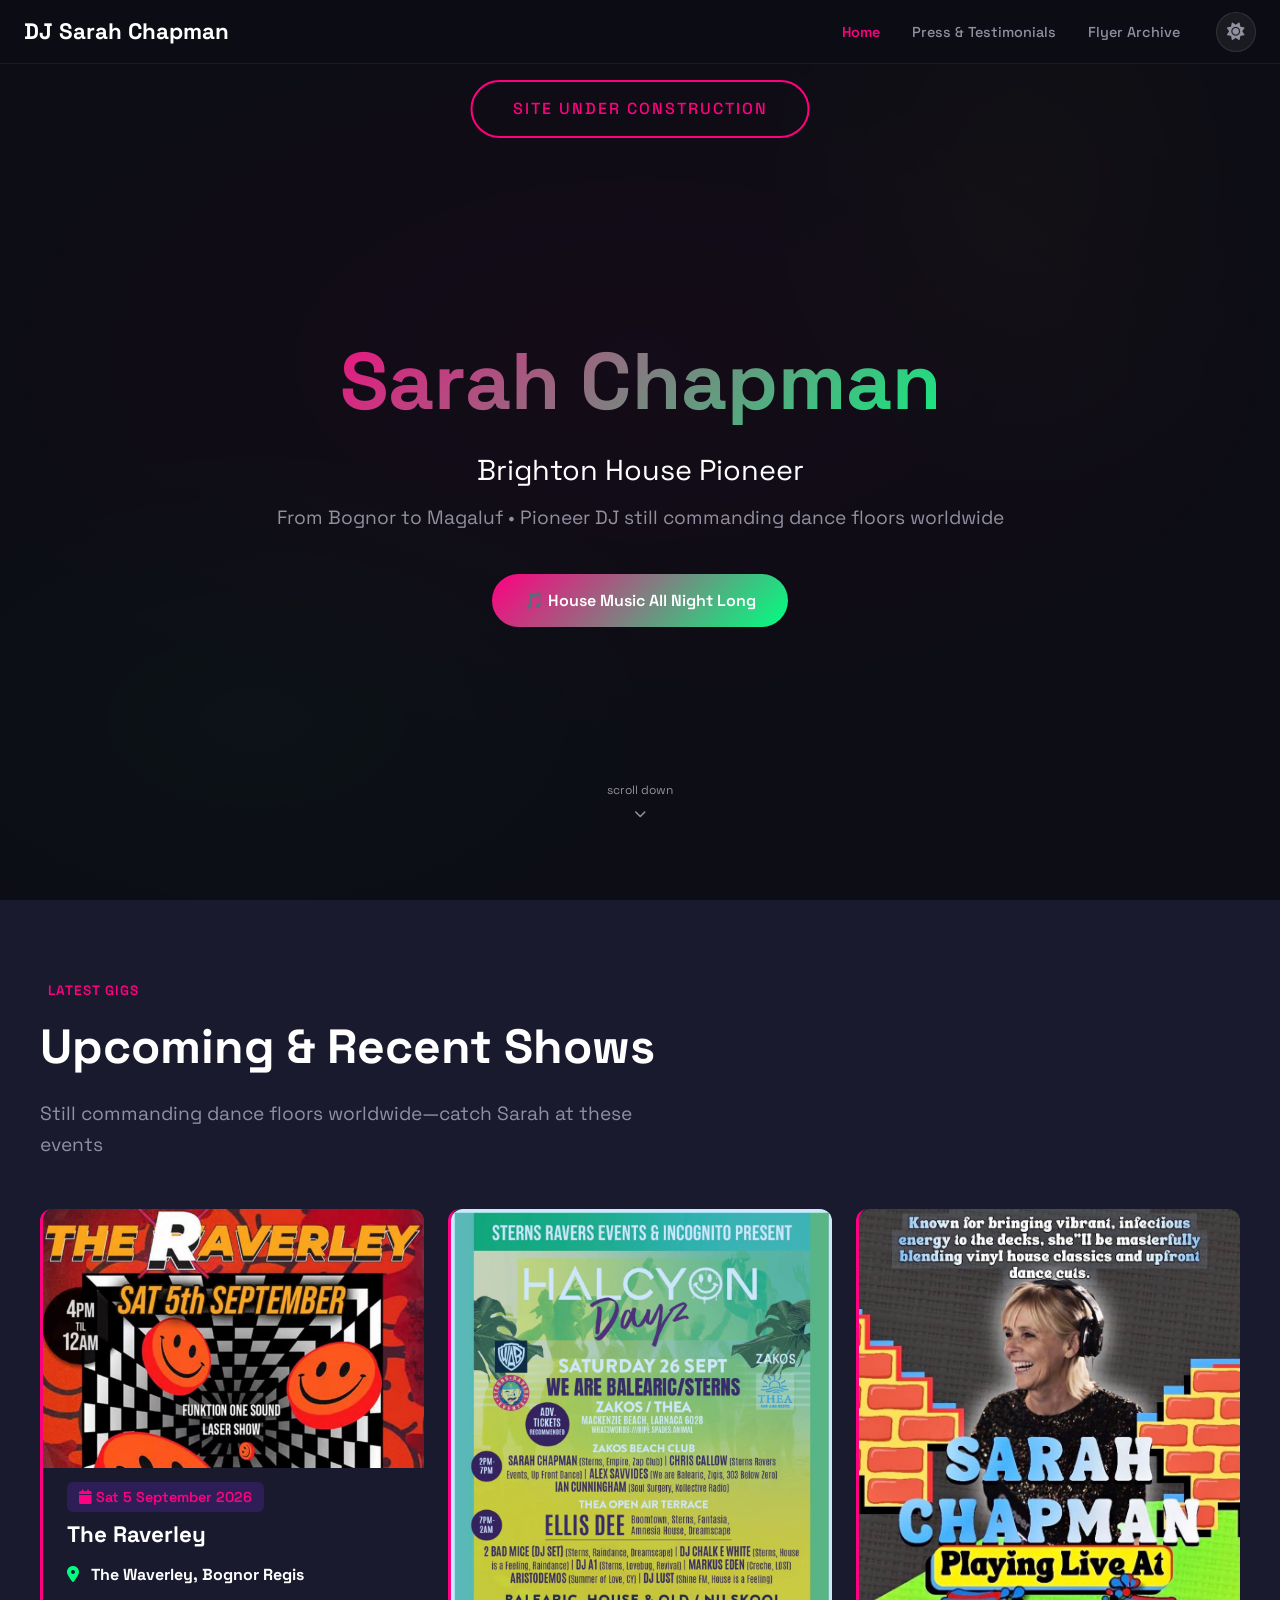
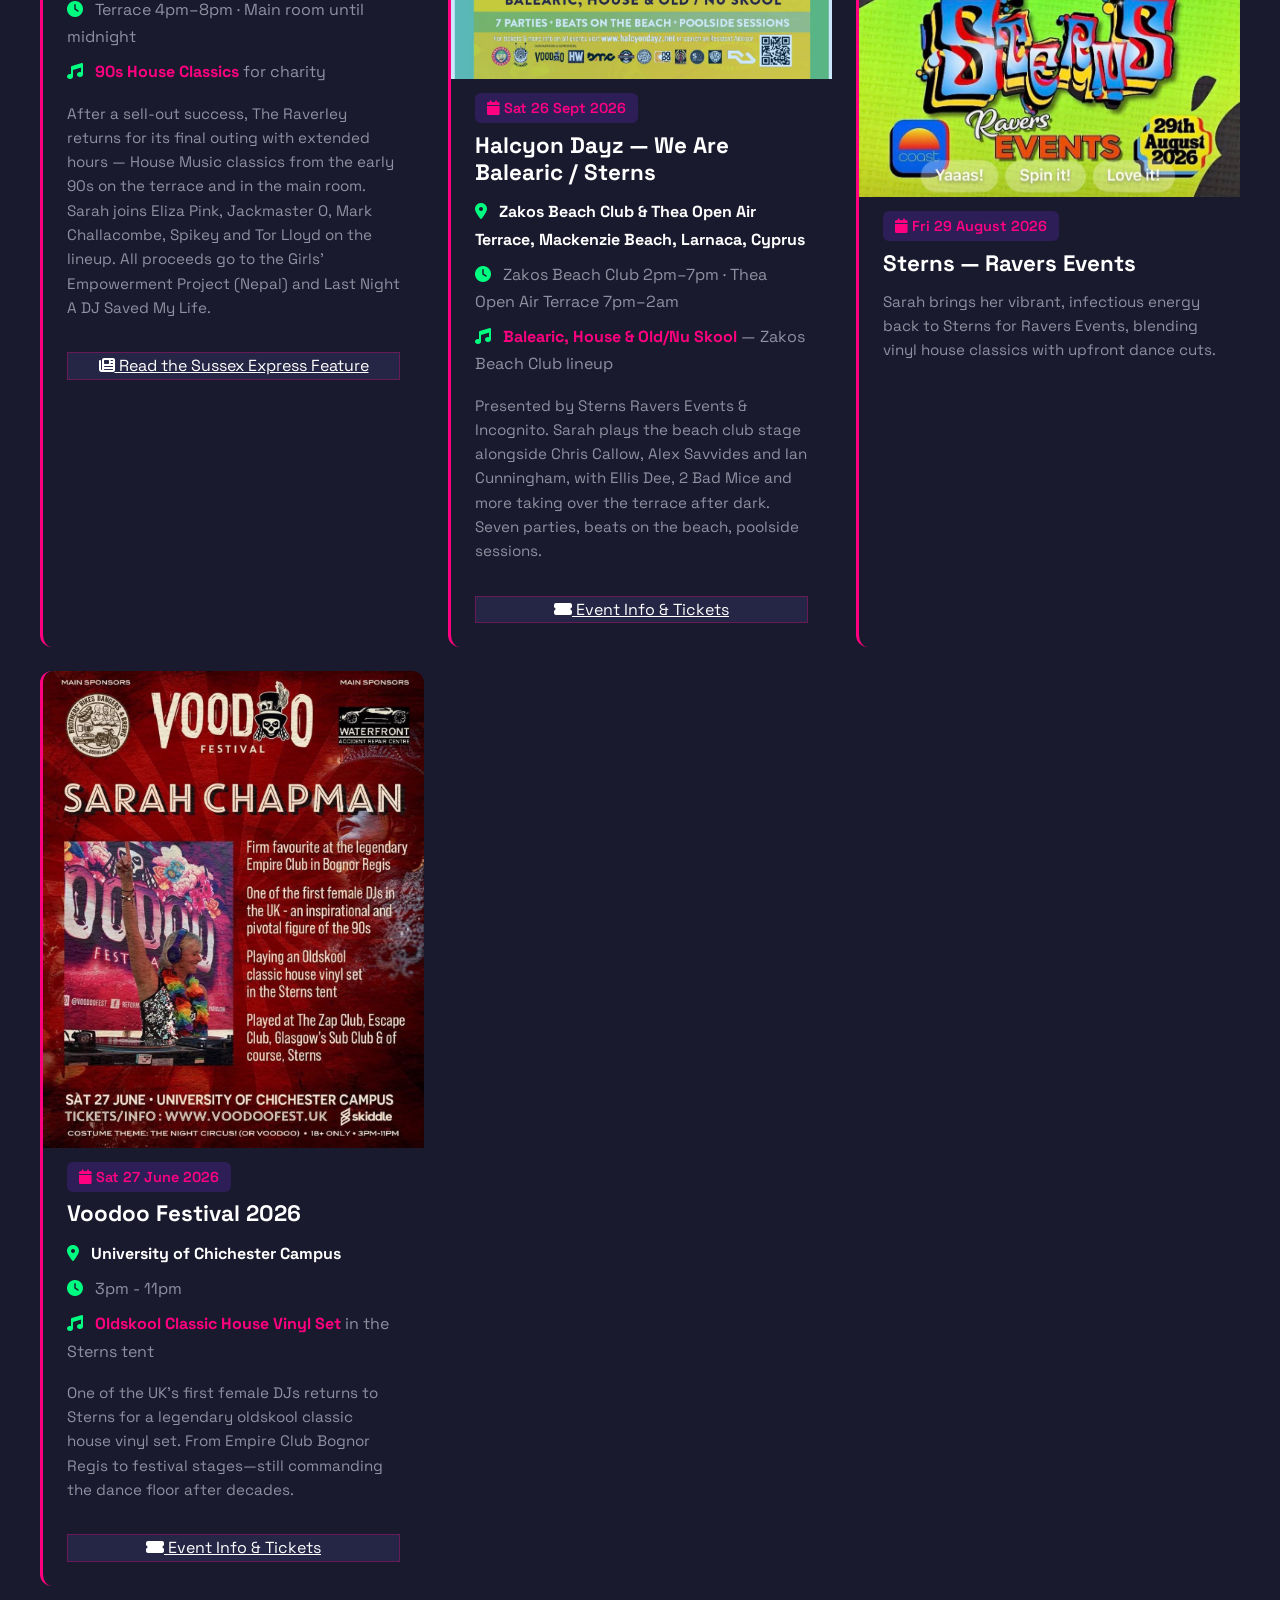
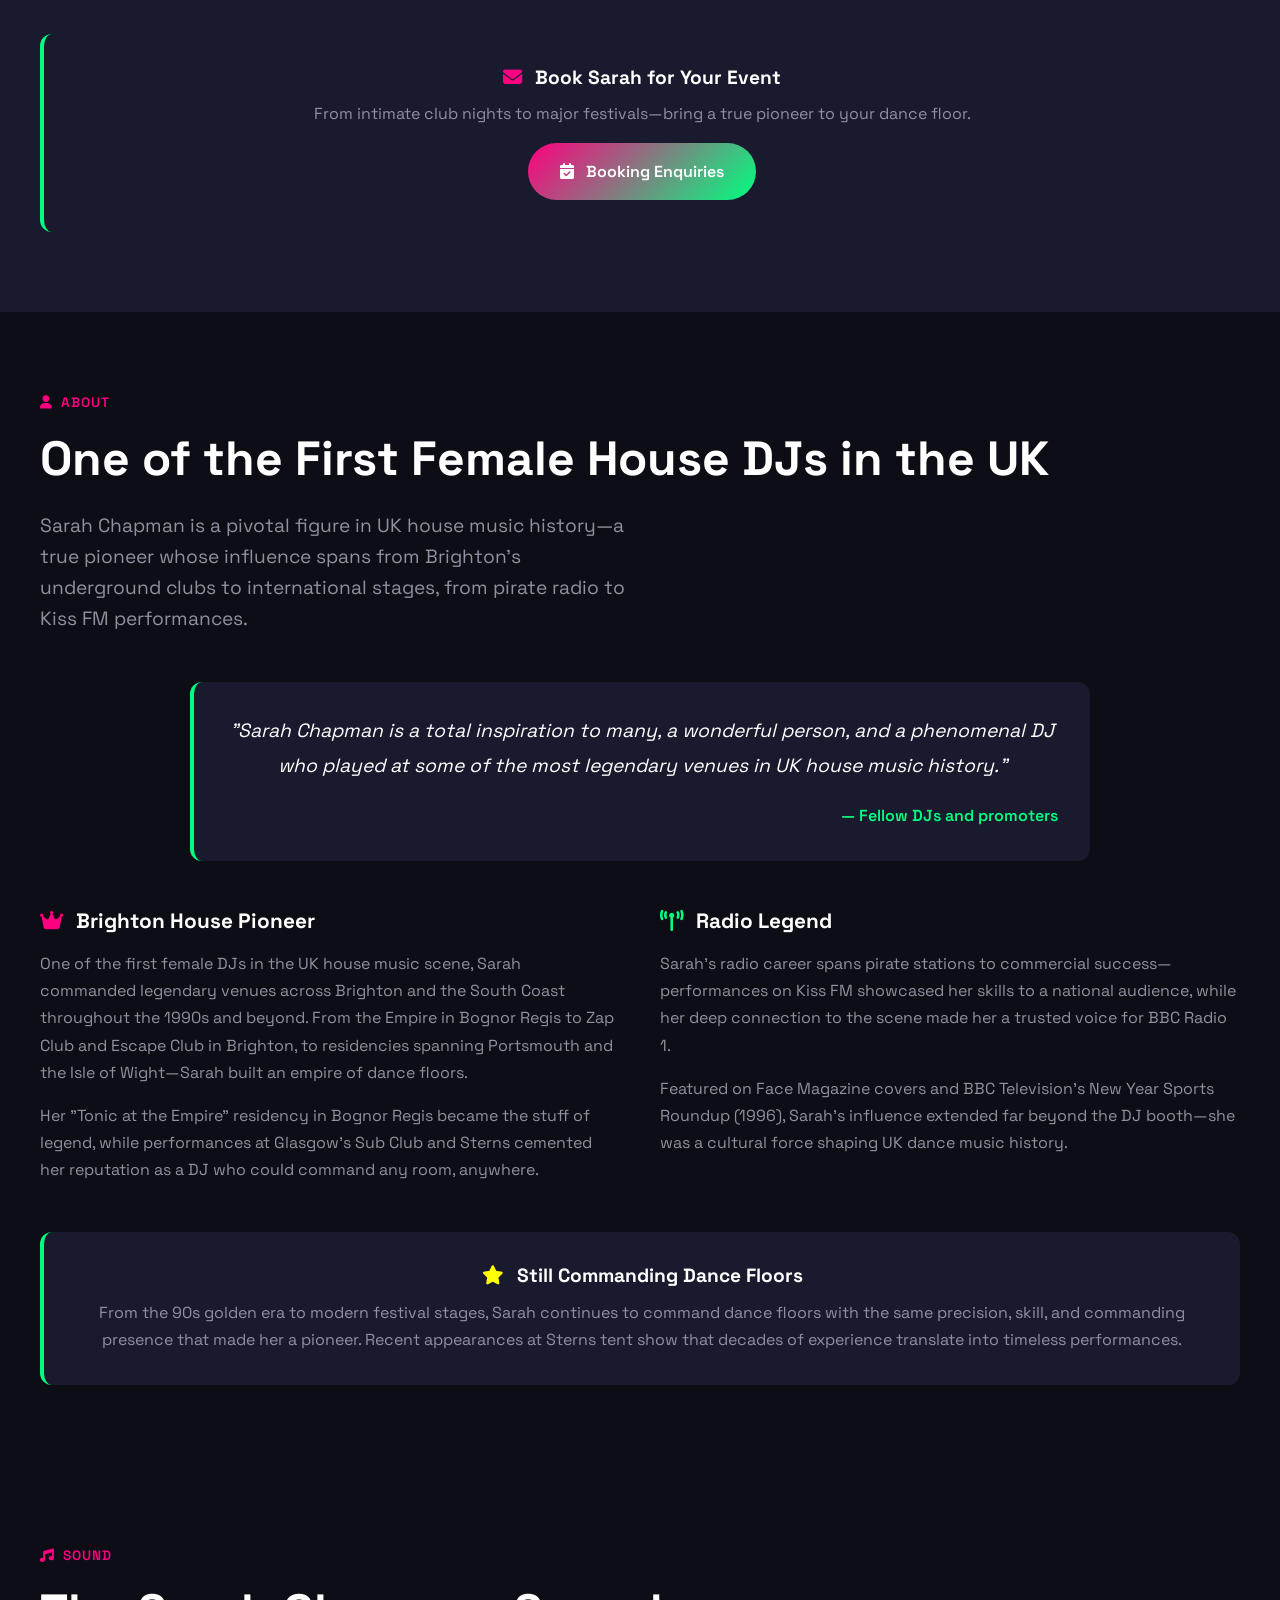
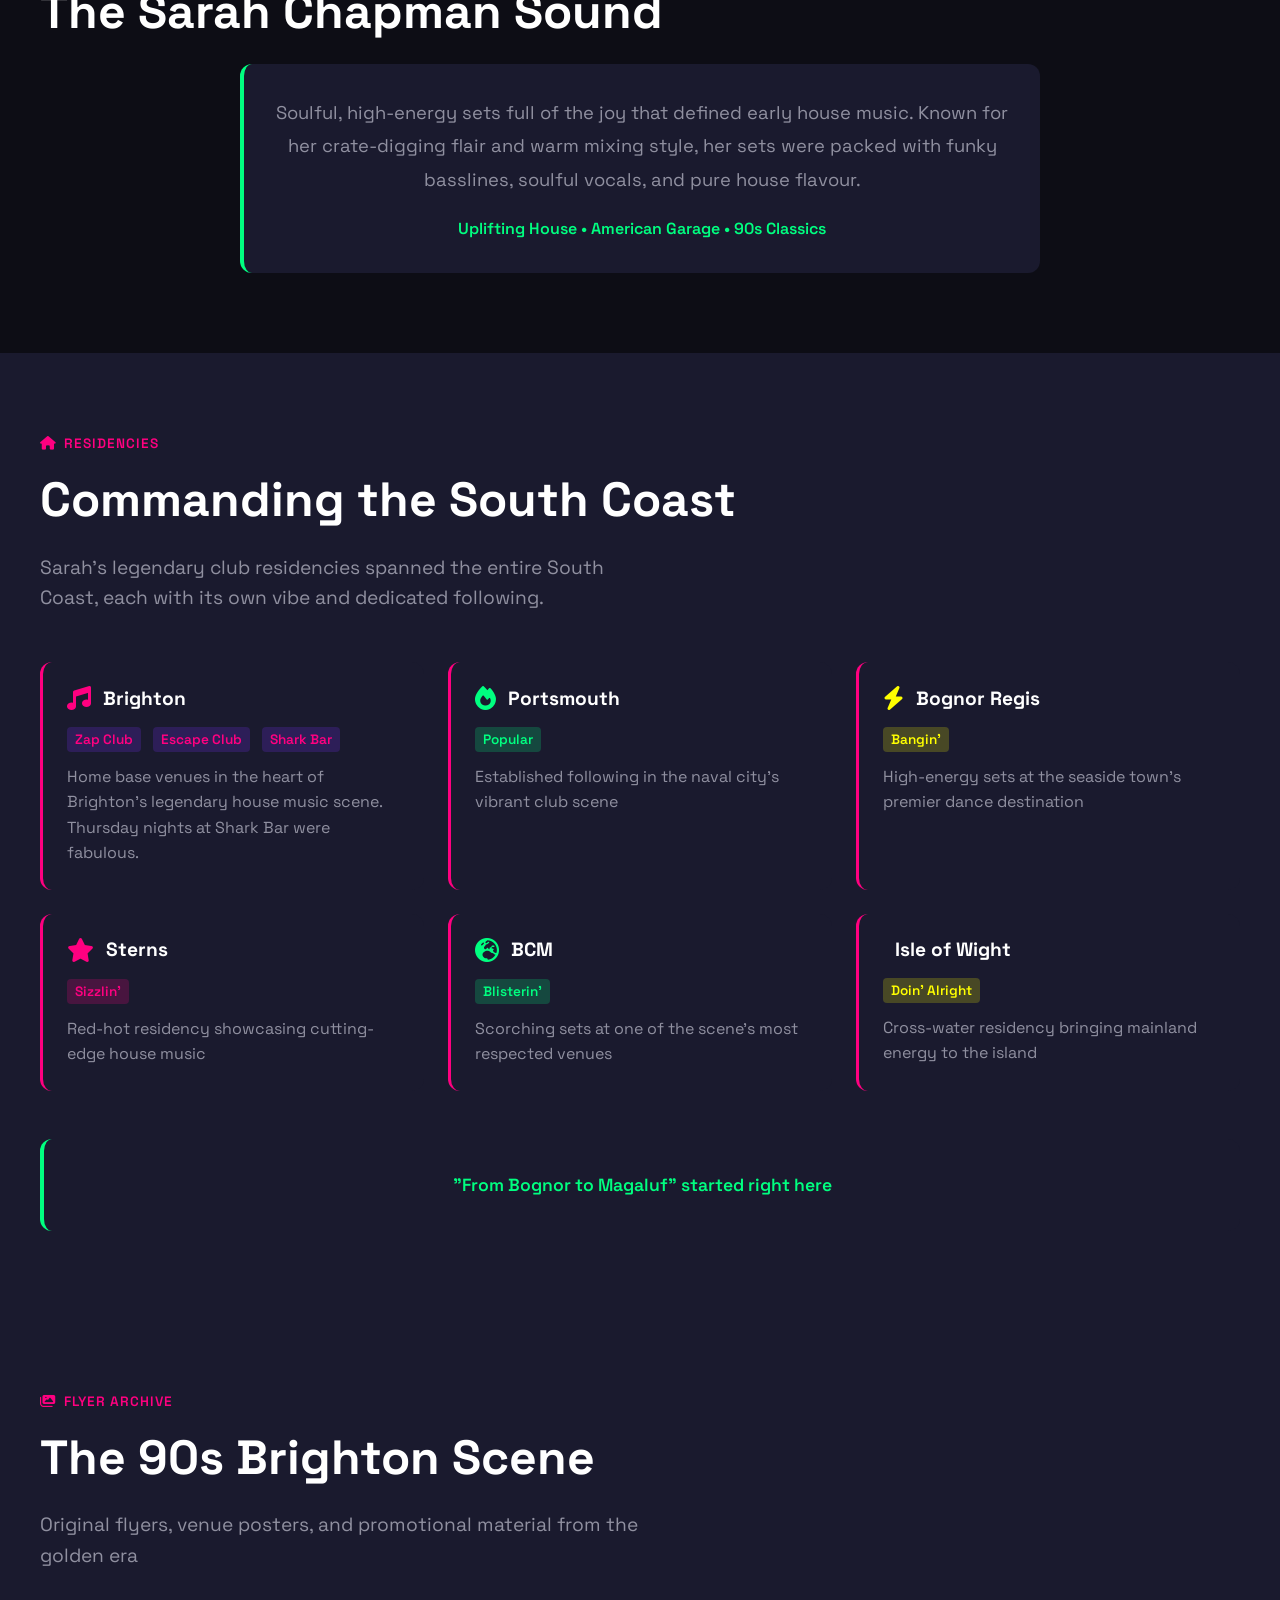
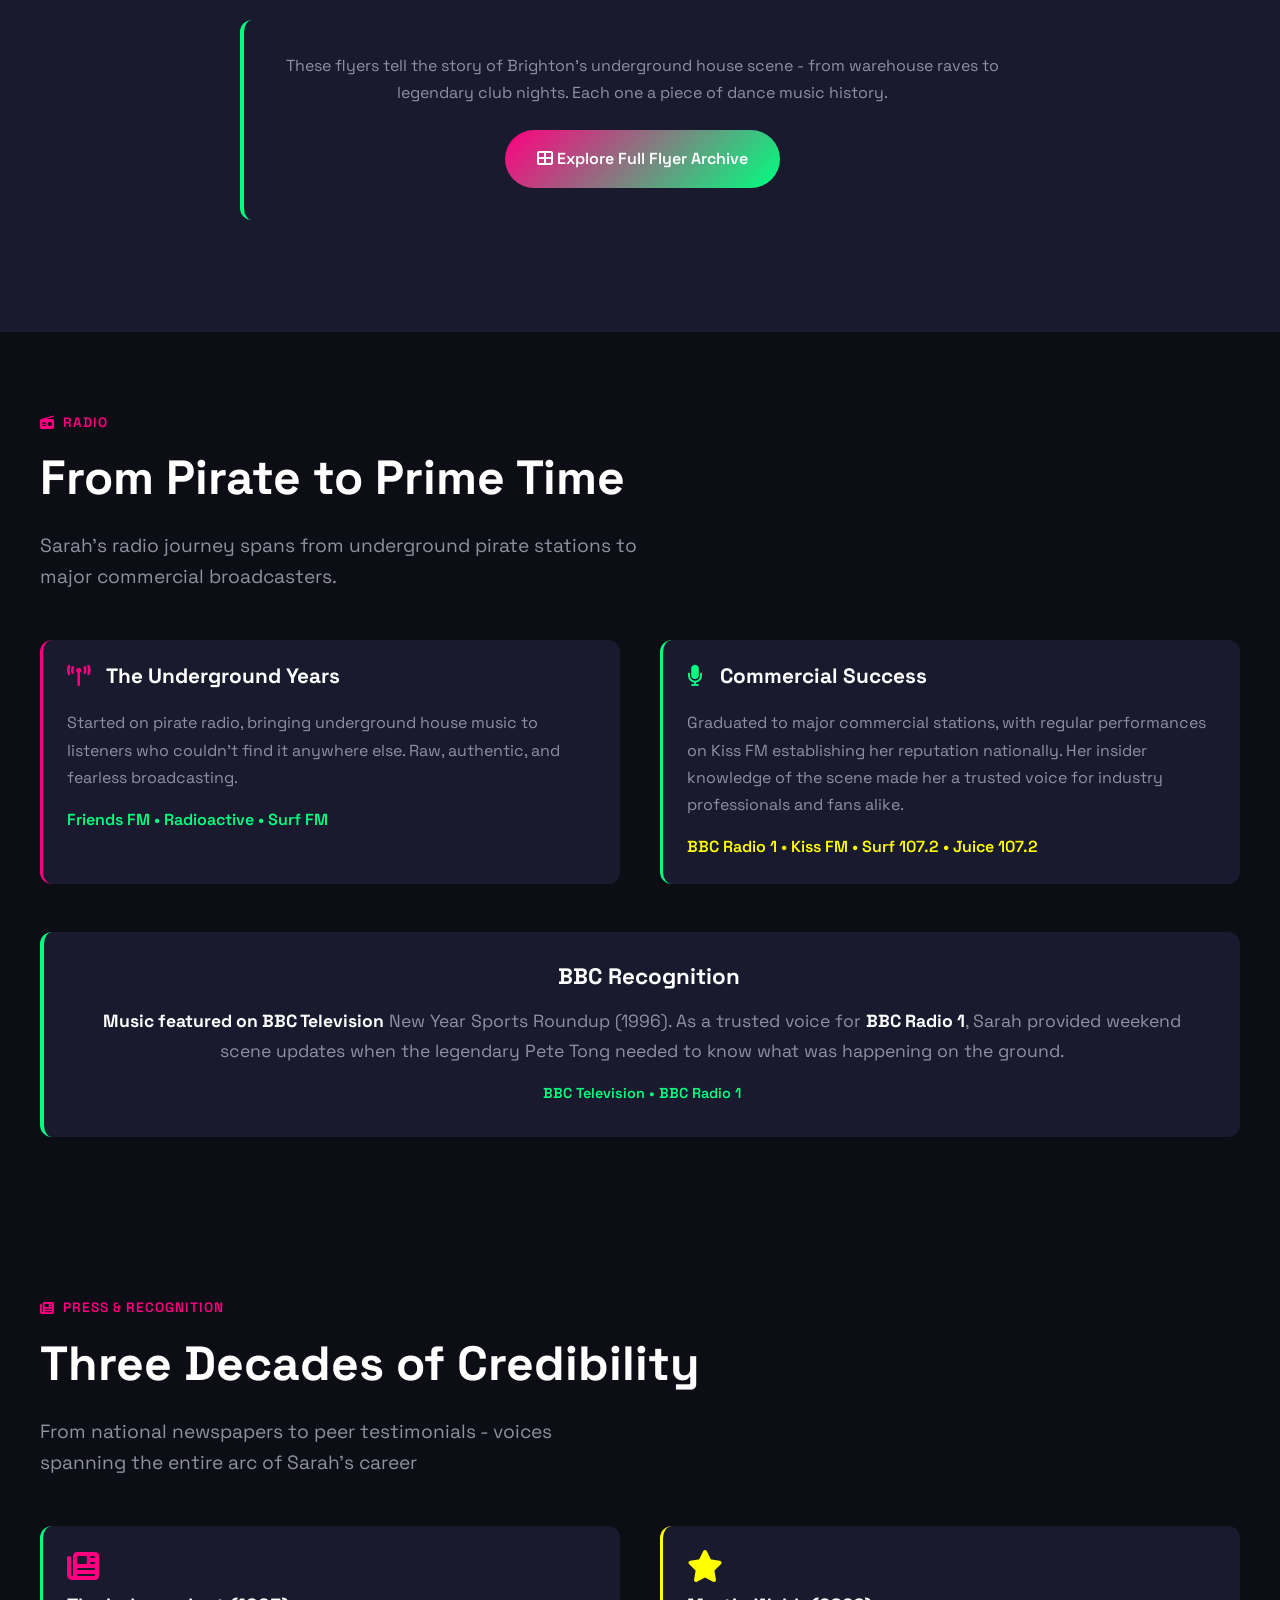
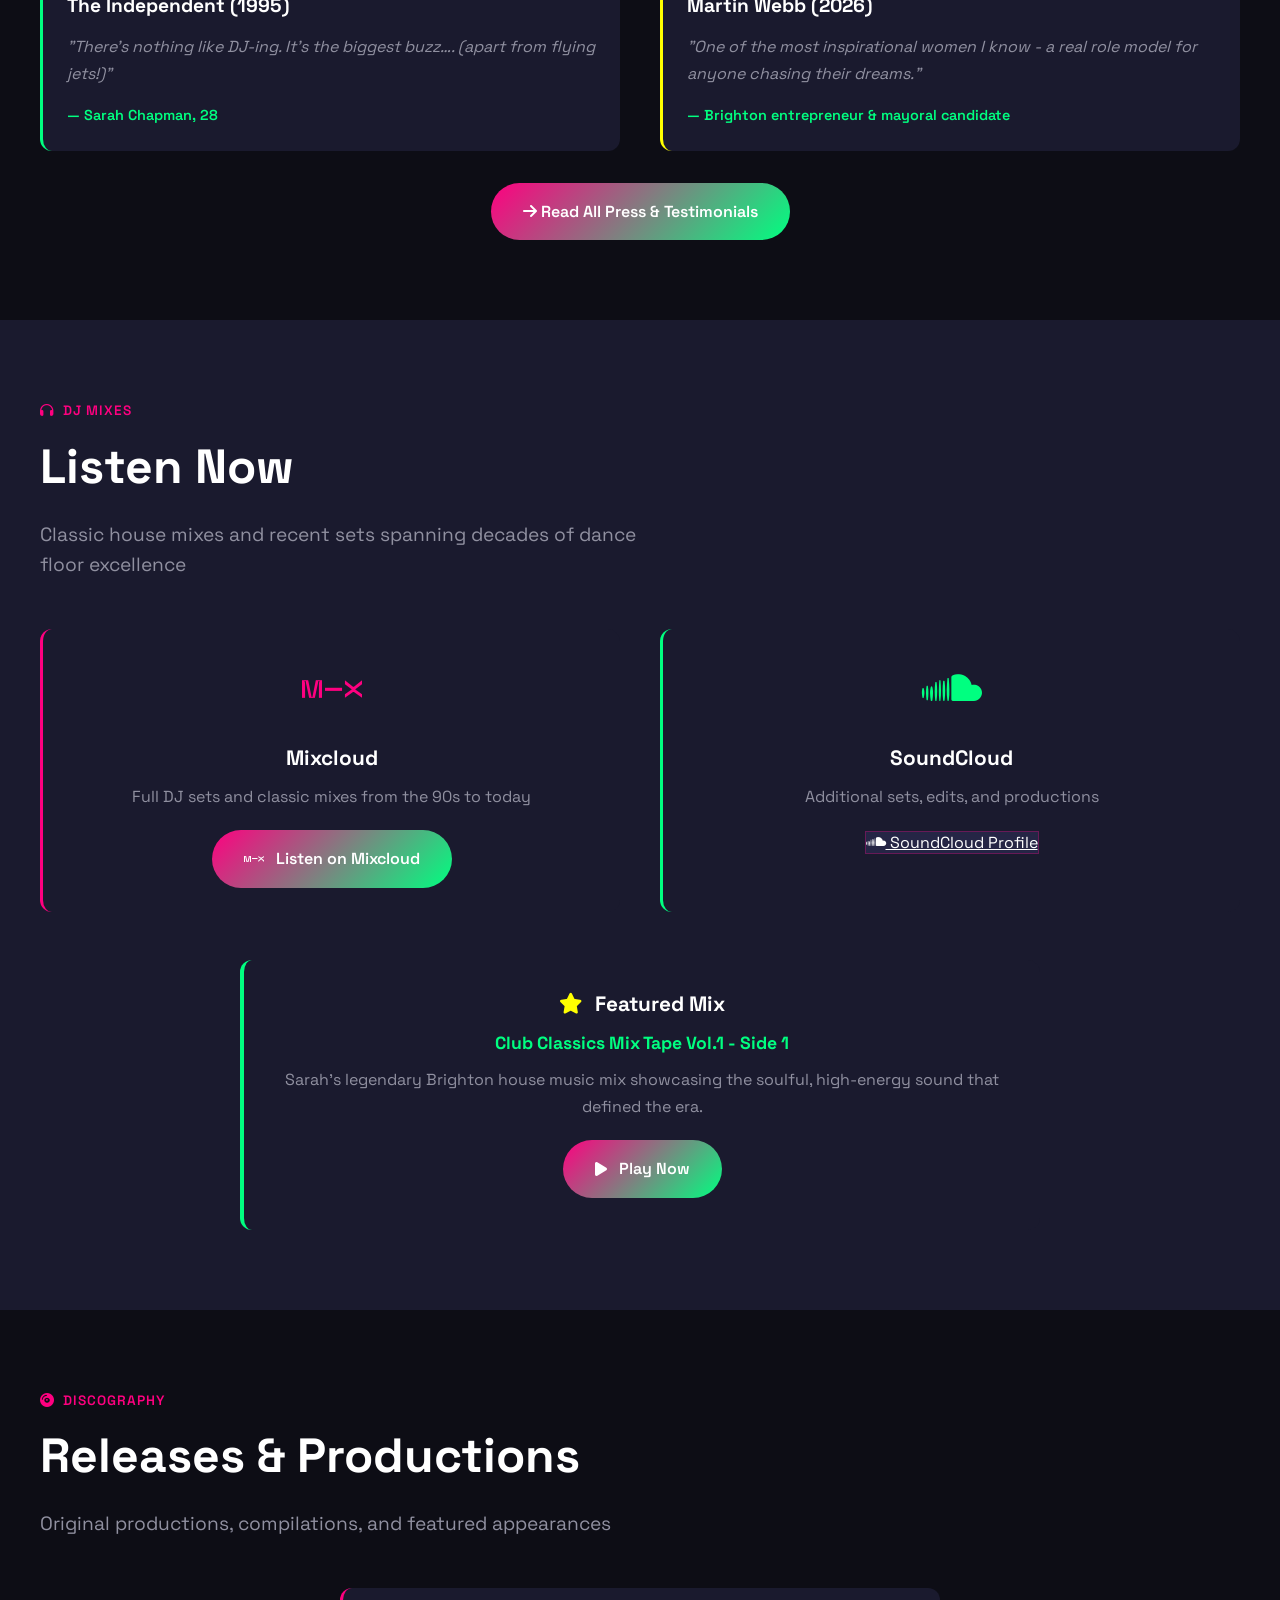
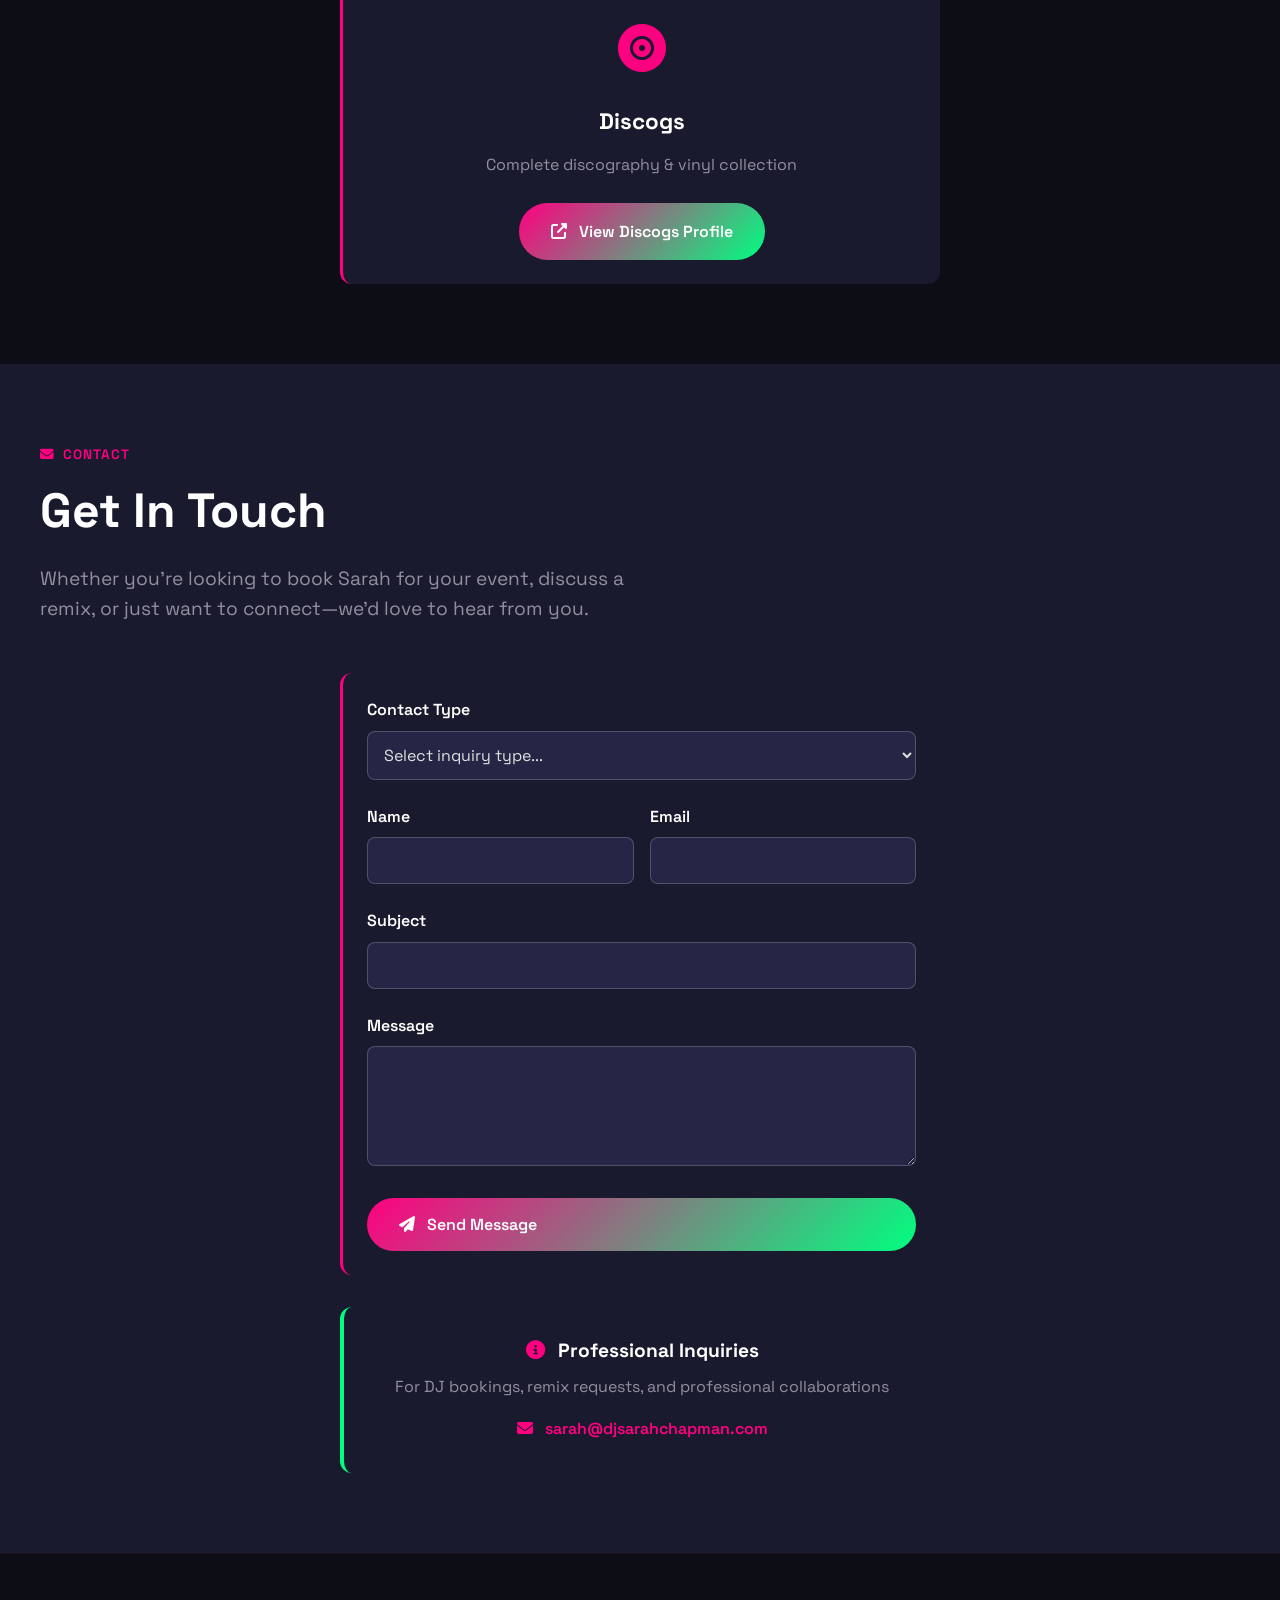
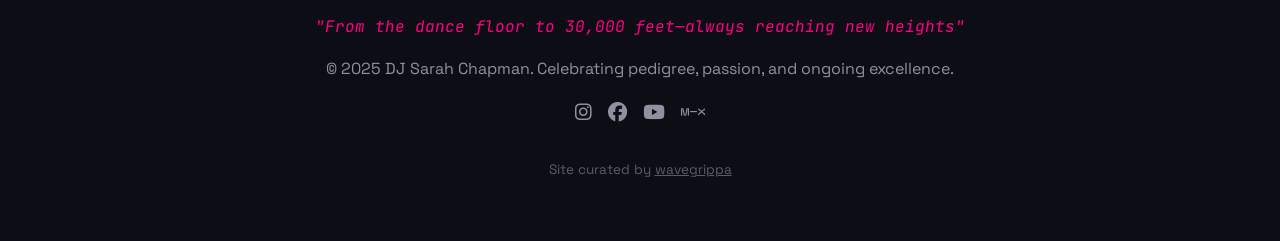
<file: index.html>
<!DOCTYPE html>
<html lang="en">
<head>
<meta charset="UTF-8">
<meta name="viewport" content="width=device-width, initial-scale=1.0">
<meta name="robots" content="index, follow">
<title>DJ Sarah Chapman — Brighton House Pioneer | From Bognor to Magaluf</title>
<meta name="description" content="DJ Sarah Chapman — Brighton house music pioneer and radio legend. From pirate radio to Kiss FM, still commanding dance floors worldwide.">
<link rel="canonical" href="https://djsarahchapman.com/">
<link rel="preconnect" href="https://fonts.googleapis.com">
<link href="https://fonts.googleapis.com/css2?family=Space+Grotesk:wght@400;500;600;700&family=JetBrains+Mono:wght@400;500&display=swap" rel="stylesheet">
<link rel="stylesheet" href="https://cdnjs.cloudflare.com/ajax/libs/font-awesome/6.5.1/css/all.min.css">
<link rel="stylesheet" href="styles.css">
</head>
<body data-theme="dark">

<!-- Navigation -->
<nav class="nav">
  <div class="nav-left">
    <a href="index.html" class="logo">DJ Sarah Chapman</a>
  </div>
  <div class="nav-right">
    <ul class="nav-links">
      <li><a href="index.html">Home</a></li>
      <li><a href="press.html">Press & Testimonials</a></li>
      <li><a href="flyers.html">Flyer Archive</a></li>
    </ul>
    <button class="theme-toggle" onclick="toggleTheme()" aria-label="Toggle theme">
      <i class="fas fa-sun" id="themeIcon"></i>
    </button>
    <button class="mobile-menu-toggle" onclick="toggleMobileMenu()" aria-label="Toggle menu">
      <i class="fas fa-bars"></i>
    </button>
  </div>
  <div class="mobile-menu" id="mobileMenu">
    <a href="index.html">Home</a>
    <a href="press.html">Press & Testimonials</a>
    <a href="flyers.html">Flyer Archive</a>
  </div>
</nav>

<!-- Site Under Construction Badge -->
<div style="position:absolute;top:80px;left:50%;transform:translateX(-50%);z-index:100">
  <span style="display:inline-block;padding:14px 40px;border:2px solid var(--accent);border-radius:50px;color:var(--accent);font-weight:500;font-size:1rem;letter-spacing:2px;text-transform:uppercase;background:transparent;white-space:nowrap">Site Under Construction</span>
</div>

<!-- Hero -->
<section class="hero">
  <div class="hero-content">
    <h1 class="hero-title">Sarah Chapman</h1>
    <h2 class="hero-subtitle">Brighton House Pioneer</h2>
    <p class="hero-tagline">From Bognor to Magaluf • Pioneer DJ still commanding dance floors worldwide</p>
    <div style="margin-top:24px">
      <button onclick="toggleMusicPlayer()" class="btn" id="houseMusicBtn">
        🎵 House Music All Night Long
      </button>
    </div>
    
    <!-- Music Player -->
    <div id="musicPlayer" class="hidden" style="margin-top:32px;max-width:400px;margin-left:auto;margin-right:auto">
      <div class="card" style="padding:24px;text-align:center">
        <div style="color:var(--text-bright);font-weight:600;margin-bottom:12px;font-size:1.1rem">
          🎵 Club Classics Mix Tape Vol.1 - Side 1
        </div>
        <div style="color:var(--text-dim);font-size:0.9rem;margin-bottom:20px">
          Sarah Chapman's legendary Brighton house music mix
        </div>
        <button onclick="window.open('https://www.mixcloud.com/DJSarahChapman/sarah-chapman-club-classics-mix-tape-vol-1-side-1/', '_blank')" class="btn">
          ▶️ Play on Mixcloud
        </button>
      </div>
    </div>
  </div>
  <div class="hero-scroll" onclick="document.getElementById('gigs').scrollIntoView({behavior:'smooth'})">
    scroll down
    <i class="fas fa-chevron-down"></i>
  </div>
</section>

<!-- Latest Gigs -->
<section class="section" id="gigs" style="background:var(--bg2)">
  <div class="container">
    <div class="section-label"><i class="fas fa-calendar-star"></i> Latest Gigs</div>
    <h2 class="section-title">Upcoming & Recent Shows</h2>
    <p class="section-subtitle">Still commanding dance floors worldwide—catch Sarah at these events</p>
    
    <div class="gallery">
      <div class="card" style="min-height:auto">
        <div style="position:relative;margin:-24px -24px 16px -24px;border-radius:12px 12px 0 0;overflow:hidden">
          <img src="images/raverley-bognor-2026.jpg" alt="The Raverley 2026, Bognor Regis" style="width:100%;height:auto;display:block">
        </div>
        <div style="margin-bottom:12px">
          <span style="background:rgba(123,47,255,0.2);padding:6px 12px;border-radius:6px;color:var(--accent);font-size:0.9rem;font-weight:600;margin-right:8px">
            <i class="fas fa-calendar"></i> Sat 5 September 2026
          </span>
        </div>
        <h3 style="color:var(--text-bright);margin-bottom:12px;font-size:1.4rem">The Raverley</h3>
        <div style="color:var(--text-dim);line-height:1.7;margin-bottom:16px">
          <p style="margin-bottom:8px">
            <i class="fas fa-map-marker-alt" style="color:var(--accent2);margin-right:8px"></i>
            <strong style="color:var(--text-bright)">The Waverley, Bognor Regis</strong>
          </p>
          <p style="margin-bottom:8px">
            <i class="fas fa-clock" style="color:var(--accent2);margin-right:8px"></i>
            Terrace 4pm–8pm · Main room until midnight
          </p>
          <p style="margin-bottom:16px">
            <i class="fas fa-music" style="color:var(--accent2);margin-right:8px"></i>
            <strong style="color:var(--accent)">90s House Classics</strong> for charity
          </p>
          <p style="font-size:0.95rem;line-height:1.6">
            After a sell-out success, The Raverley returns for its final outing with extended hours — House Music classics from the early 90s on the terrace and in the main room. Sarah joins Eliza Pink, Jackmaster O, Mark Challacombe, Spikey and Tor Lloyd on the lineup. All proceeds go to the Girls' Empowerment Project (Nepal) and Last Night A DJ Saved My Life.
          </p>
        </div>
        <div style="padding-top:16px;border-top:1px solid var(--border)">
          <a href="https://www.sussexexpress.co.uk/community/the-raverly-to-bring-90s-house-classics-to-bognor-regis-for-charity-8946403" target="_blank" rel="noopener" class="btn-secondary" style="width:100%;text-align:center;display:inline-block">
            <i class="fas fa-newspaper"></i> Read the Sussex Express Feature
          </a>
        </div>
      </div>
      <div class="card" style="min-height:auto">
        <div style="position:relative;margin:-24px -24px 16px -24px;border-radius:12px 12px 0 0;overflow:hidden">
          <img src="images/halcyon-dayz-2026.jpg" alt="Halcyon Dayz 2026" style="width:100%;height:auto;display:block">
        </div>
        <div style="margin-bottom:12px">
          <span style="background:rgba(123,47,255,0.2);padding:6px 12px;border-radius:6px;color:var(--accent);font-size:0.9rem;font-weight:600;margin-right:8px">
            <i class="fas fa-calendar"></i> Sat 26 Sept 2026
          </span>
        </div>
        <h3 style="color:var(--text-bright);margin-bottom:12px;font-size:1.4rem">Halcyon Dayz — We Are Balearic / Sterns</h3>
        <div style="color:var(--text-dim);line-height:1.7;margin-bottom:16px">
          <p style="margin-bottom:8px">
            <i class="fas fa-map-marker-alt" style="color:var(--accent2);margin-right:8px"></i>
            <strong style="color:var(--text-bright)">Zakos Beach Club & Thea Open Air Terrace, Mackenzie Beach, Larnaca, Cyprus</strong>
          </p>
          <p style="margin-bottom:8px">
            <i class="fas fa-clock" style="color:var(--accent2);margin-right:8px"></i>
            Zakos Beach Club 2pm–7pm · Thea Open Air Terrace 7pm–2am
          </p>
          <p style="margin-bottom:16px">
            <i class="fas fa-music" style="color:var(--accent2);margin-right:8px"></i>
            <strong style="color:var(--accent)">Balearic, House & Old/Nu Skool</strong> — Zakos Beach Club lineup
          </p>
          <p style="font-size:0.95rem;line-height:1.6">
            Presented by Sterns Ravers Events & Incognito. Sarah plays the beach club stage alongside Chris Callow, Alex Savvides and Ian Cunningham, with Ellis Dee, 2 Bad Mice and more taking over the terrace after dark. Seven parties, beats on the beach, poolside sessions.
          </p>
        </div>
        <div style="padding-top:16px;border-top:1px solid var(--border)">
          <a href="https://www.halcyondayz.net" target="_blank" rel="noopener" class="btn-secondary" style="width:100%;text-align:center;display:inline-block">
            <i class="fas fa-ticket-alt"></i> Event Info & Tickets
          </a>
        </div>
      </div>
      <div class="card" style="min-height:auto">
        <div style="position:relative;margin:-24px -24px 16px -24px;border-radius:12px 12px 0 0;overflow:hidden">
          <img src="images/sterns-ravers-2026.jpg" alt="Sterns Ravers Events 2026" style="width:100%;height:auto;display:block">
        </div>
        <div style="margin-bottom:12px">
          <span style="background:rgba(123,47,255,0.2);padding:6px 12px;border-radius:6px;color:var(--accent);font-size:0.9rem;font-weight:600;margin-right:8px">
            <i class="fas fa-calendar"></i> Fri 29 August 2026
          </span>
        </div>
        <h3 style="color:var(--text-bright);margin-bottom:12px;font-size:1.4rem">Sterns — Ravers Events</h3>
        <div style="color:var(--text-dim);line-height:1.7;margin-bottom:16px">
          <p style="font-size:0.95rem;line-height:1.6">
            Sarah brings her vibrant, infectious energy back to Sterns for Ravers Events, blending vinyl house classics with upfront dance cuts.
          </p>
        </div>
      </div>
      <div class="card" style="min-height:auto">
        <div style="position:relative;margin:-24px -24px 16px -24px;border-radius:12px 12px 0 0;overflow:hidden">
          <img src="images/voodoo-festival-2026.jpg" alt="Voodoo Festival 2026" style="width:100%;height:auto;display:block">
        </div>
        <div style="margin-bottom:12px">
          <span style="background:rgba(123,47,255,0.2);padding:6px 12px;border-radius:6px;color:var(--accent);font-size:0.9rem;font-weight:600;margin-right:8px">
            <i class="fas fa-calendar"></i> Sat 27 June 2026
          </span>
        </div>
        <h3 style="color:var(--text-bright);margin-bottom:12px;font-size:1.4rem">Voodoo Festival 2026</h3>
        <div style="color:var(--text-dim);line-height:1.7;margin-bottom:16px">
          <p style="margin-bottom:8px">
            <i class="fas fa-map-marker-alt" style="color:var(--accent2);margin-right:8px"></i>
            <strong style="color:var(--text-bright)">University of Chichester Campus</strong>
          </p>
          <p style="margin-bottom:8px">
            <i class="fas fa-clock" style="color:var(--accent2);margin-right:8px"></i>
            3pm - 11pm
          </p>
          <p style="margin-bottom:16px">
            <i class="fas fa-music" style="color:var(--accent2);margin-right:8px"></i>
            <strong style="color:var(--accent)">Oldskool Classic House Vinyl Set</strong> in the Sterns tent
          </p>
          <p style="font-size:0.95rem;line-height:1.6">
            One of the UK's first female DJs returns to Sterns for a legendary oldskool classic house vinyl set. From Empire Club Bognor Regis to festival stages—still commanding the dance floor after decades.
          </p>
        </div>
        <div style="padding-top:16px;border-top:1px solid var(--border)">
          <a href="https://www.voodoofest.uk" target="_blank" rel="noopener" class="btn-secondary" style="width:100%;text-align:center;display:inline-block">
            <i class="fas fa-ticket-alt"></i> Event Info & Tickets
          </a>
        </div>
      </div>
    </div>
    
    <div class="callout-box" style="margin-top:48px">
      <h3 style="color:var(--text-bright);margin-bottom:12px;font-size:1.2rem">
        <i class="fas fa-envelope" style="color:var(--accent);margin-right:8px"></i>
        Book Sarah for Your Event
      </h3>
      <p style="color:var(--text-dim);margin-bottom:16px">
        From intimate club nights to major festivals—bring a true pioneer to your dance floor.
      </p>
      <a href="#contact" class="btn">
        <i class="fas fa-calendar-check"></i> Booking Enquiries
      </a>
    </div>
  </div>
</section>

<!-- About -->
<section class="section" id="about">
  <div class="container">
    <div class="section-label"><i class="fas fa-user"></i> About</div>
    <h2 class="section-title">One of the First Female House DJs in the UK</h2>
    <p class="section-subtitle">Sarah Chapman is a pivotal figure in UK house music history—a true pioneer whose influence spans from Brighton's underground clubs to international stages, from pirate radio to Kiss FM performances.</p>
    
    <div class="callout-box" style="margin-bottom:48px;max-width:900px;margin-left:auto;margin-right:auto">
      <p style="color:var(--text-bright);font-size:1.2rem;line-height:1.8;margin-bottom:20px;font-style:italic">
        "Sarah Chapman is a total inspiration to many, a wonderful person, and a phenomenal DJ who played at some of the most legendary venues in UK house music history."
      </p>
      <p style="color:var(--accent2);font-weight:600;text-align:right">— Fellow DJs and promoters</p>
    </div>
    
    <div class="two-col">
      <div>
        <h3 style="color:var(--text-bright);margin-bottom:16px;font-size:1.3rem">
          <i class="fas fa-crown" style="color:var(--accent);margin-right:8px"></i>
          Brighton House Pioneer
        </h3>
        <p style="color:var(--text-dim);line-height:1.7;margin-bottom:16px">
          One of the first female DJs in the UK house music scene, Sarah commanded legendary venues across Brighton and the South Coast throughout the 1990s and beyond. From the Empire in Bognor Regis to Zap Club and Escape Club in Brighton, to residencies spanning Portsmouth and the Isle of Wight—Sarah built an empire of dance floors.
        </p>
        <p style="color:var(--text-dim);line-height:1.7">
          Her "Tonic at the Empire" residency in Bognor Regis became the stuff of legend, while performances at Glasgow's Sub Club and Sterns cemented her reputation as a DJ who could command any room, anywhere.
        </p>
      </div>
      <div>
        <h3 style="color:var(--text-bright);margin-bottom:16px;font-size:1.3rem">
          <i class="fas fa-broadcast-tower" style="color:var(--accent2);margin-right:8px"></i>
          Radio Legend
        </h3>
        <p style="color:var(--text-dim);line-height:1.7;margin-bottom:16px">
          Sarah's radio career spans pirate stations to commercial success—performances on Kiss FM showcased her skills to a national audience, while her deep connection to the scene made her a trusted voice for BBC Radio 1.
        </p>
        <p style="color:var(--text-dim);line-height:1.7">
          Featured on Face Magazine covers and BBC Television's New Year Sports Roundup (1996), Sarah's influence extended far beyond the DJ booth—she was a cultural force shaping UK dance music history.
        </p>
      </div>
    </div>
    
    <div class="callout-box" style="margin-top:48px">
      <h3 style="color:var(--text-bright);margin-bottom:12px;font-size:1.2rem">
        <i class="fas fa-star" style="color:var(--accent3);margin-right:8px"></i>
        Still Commanding Dance Floors
      </h3>
      <p style="color:var(--text-dim);line-height:1.7">
        From the 90s golden era to modern festival stages, Sarah continues to command dance floors with the same precision, skill, and commanding presence that made her a pioneer. Recent appearances at Sterns tent show that decades of experience translate into timeless performances.
      </p>
    </div>
  </div>
</section>

<!-- Sound -->
<section class="section" id="sound">
  <div class="container">
    <div class="section-label"><i class="fas fa-music"></i> Sound</div>
    <h2 class="section-title">The Sarah Chapman Sound</h2>
    <div class="callout-box" style="max-width:800px;margin:0 auto">
      <p style="color:var(--text-dim);font-size:1.15rem;line-height:1.8;margin-bottom:20px">
        Soulful, high-energy sets full of the joy that defined early house music. Known for her crate-digging flair and warm mixing style, her sets were packed with funky basslines, soulful vocals, and pure house flavour.
      </p>
      <p style="color:var(--accent2);font-weight:600">Uplifting House • American Garage • 90s Classics</p>
    </div>
  </div>
</section>

<!-- Residencies -->
<section class="section" id="residencies" style="background:var(--bg2)">
  <div class="container">
    <div class="section-label"><i class="fas fa-home"></i> Residencies</div>
    <h2 class="section-title">Commanding the South Coast</h2>
    <p class="section-subtitle">Sarah's legendary club residencies spanned the entire South Coast, each with its own vibe and dedicated following.</p>
    
    <div class="gallery">
      <div class="card" style="min-height:auto">
        <div style="display:flex;align-items:center;margin-bottom:16px">
          <i class="fas fa-music" style="font-size:1.5rem;color:var(--accent);margin-right:12px"></i>
          <h3 style="color:var(--text-bright);margin:0;font-size:1.2rem">Brighton</h3>
        </div>
        <div style="margin-bottom:12px">
          <span style="background:rgba(123,47,255,0.2);padding:4px 8px;border-radius:4px;color:var(--accent);font-size:0.85rem;font-weight:600;margin-right:8px">Zap Club</span>
          <span style="background:rgba(123,47,255,0.2);padding:4px 8px;border-radius:4px;color:var(--accent);font-size:0.85rem;font-weight:600;margin-right:8px">Escape Club</span>
          <span style="background:rgba(123,47,255,0.2);padding:4px 8px;border-radius:4px;color:var(--accent);font-size:0.85rem;font-weight:600">Shark Bar</span>
        </div>
        <p style="color:var(--text-dim);line-height:1.6;margin:0">Home base venues in the heart of Brighton's legendary house music scene. Thursday nights at Shark Bar were fabulous.</p>
      </div>
      
      <div class="card" style="min-height:auto">
        <div style="display:flex;align-items:center;margin-bottom:16px">
          <i class="fas fa-fire" style="font-size:1.5rem;color:var(--accent2);margin-right:12px"></i>
          <h3 style="color:var(--text-bright);margin:0;font-size:1.2rem">Portsmouth</h3>
        </div>
        <div style="margin-bottom:12px">
          <span style="background:rgba(0,255,128,0.2);padding:4px 8px;border-radius:4px;color:var(--accent2);font-size:0.85rem;font-weight:600">Popular</span>
        </div>
        <p style="color:var(--text-dim);line-height:1.6;margin:0">Established following in the naval city's vibrant club scene</p>
      </div>
      
      <div class="card" style="min-height:auto">
        <div style="display:flex;align-items:center;margin-bottom:16px">
          <i class="fas fa-bolt" style="font-size:1.5rem;color:var(--accent3);margin-right:12px"></i>
          <h3 style="color:var(--text-bright);margin:0;font-size:1.2rem">Bognor Regis</h3>
        </div>
        <div style="margin-bottom:12px">
          <span style="background:rgba(255,255,0,0.2);padding:4px 8px;border-radius:4px;color:var(--accent3);font-size:0.85rem;font-weight:600">Bangin'</span>
        </div>
        <p style="color:var(--text-dim);line-height:1.6;margin:0">High-energy sets at the seaside town's premier dance destination</p>
      </div>
      
      <div class="card" style="min-height:auto">
        <div style="display:flex;align-items:center;margin-bottom:16px">
          <i class="fas fa-star" style="font-size:1.5rem;color:var(--accent);margin-right:12px"></i>
          <h3 style="color:var(--text-bright);margin:0;font-size:1.2rem">Sterns</h3>
        </div>
        <div style="margin-bottom:12px">
          <span style="background:rgba(255,0,128,0.2);padding:4px 8px;border-radius:4px;color:var(--accent);font-size:0.85rem;font-weight:600">Sizzlin'</span>
        </div>
        <p style="color:var(--text-dim);line-height:1.6;margin:0">Red-hot residency showcasing cutting-edge house music</p>
      </div>
      
      <div class="card" style="min-height:auto">
        <div style="display:flex;align-items:center;margin-bottom:16px">
          <i class="fas fa-globe-europe" style="font-size:1.5rem;color:var(--accent2);margin-right:12px"></i>
          <h3 style="color:var(--text-bright);margin:0;font-size:1.2rem">BCM</h3>
        </div>
        <div style="margin-bottom:12px">
          <span style="background:rgba(0,255,128,0.2);padding:4px 8px;border-radius:4px;color:var(--accent2);font-size:0.85rem;font-weight:600">Blisterin'</span>
        </div>
        <p style="color:var(--text-dim);line-height:1.6;margin:0">Scorching sets at one of the scene's most respected venues</p>
      </div>
      
      <div class="card" style="min-height:auto">
        <div style="display:flex;align-items:center;margin-bottom:16px">
          <i class="fas fa-island-tropical" style="font-size:1.5rem;color:var(--accent3);margin-right:12px"></i>
          <h3 style="color:var(--text-bright);margin:0;font-size:1.2rem">Isle of Wight</h3>
        </div>
        <div style="margin-bottom:12px">
          <span style="background:rgba(255,255,0,0.2);padding:4px 8px;border-radius:4px;color:var(--accent3);font-size:0.85rem;font-weight:600">Doin' Alright</span>
        </div>
        <p style="color:var(--text-dim);line-height:1.6;margin:0">Cross-water residency bringing mainland energy to the island</p>
      </div>
    </div>
    
    <div class="callout-box" style="margin-top:48px">
      <p style="color:var(--accent2);font-weight:600;font-size:1.1rem">"From Bognor to Magaluf" started right here</p>
    </div>
  </div>
</section>

<!-- Flyer Archive Preview -->
<section class="section" id="flyers-preview" style="background:var(--bg2)">
  <div class="container">
    <div class="section-label"><i class="fas fa-images"></i> Flyer Archive</div>
    <h2 class="section-title">The 90s Brighton Scene</h2>
    <p class="section-subtitle">Original flyers, venue posters, and promotional material from the golden era</p>
    
    <div class="callout-box" style="max-width:800px;margin:0 auto 32px auto;text-align:center">
      <p style="color:var(--text-dim);line-height:1.7;margin-bottom:24px">
        These flyers tell the story of Brighton's underground house scene - from warehouse raves to legendary club nights. Each one a piece of dance music history.
      </p>
      <a href="flyers.html" class="btn" style="display:inline-block">
        <i class="fas fa-th-large"></i> Explore Full Flyer Archive
      </a>
    </div>
  </div>
</section>

<!-- Radio -->
<section class="section" id="radio">
  <div class="container">
    <div class="section-label"><i class="fas fa-radio"></i> Radio</div>
    <h2 class="section-title">From Pirate to Prime Time</h2>
    <p class="section-subtitle">Sarah's radio journey spans from underground pirate stations to major commercial broadcasters.</p>
    
    <div class="two-col">
      <div class="card">
        <h3 style="color:var(--text-bright);margin-bottom:20px;font-size:1.3rem">
          <i class="fas fa-broadcast-tower" style="color:var(--accent);margin-right:12px"></i>
          The Underground Years
        </h3>
        <p style="color:var(--text-dim);line-height:1.7;margin-bottom:16px">
          Started on pirate radio, bringing underground house music to listeners who couldn't find it anywhere else. Raw, authentic, and fearless broadcasting.
        </p>
        <p style="color:var(--accent2);font-weight:600">Friends FM • Radioactive • Surf FM</p>
      </div>
      
      <div class="card" style="border-left-color:var(--accent2)">
        <h3 style="color:var(--text-bright);margin-bottom:20px;font-size:1.3rem">
          <i class="fas fa-microphone" style="color:var(--accent2);margin-right:12px"></i>
          Commercial Success
        </h3>
        <p style="color:var(--text-dim);line-height:1.7;margin-bottom:16px">
          Graduated to major commercial stations, with regular performances on Kiss FM establishing her reputation nationally. Her insider knowledge of the scene made her a trusted voice for industry professionals and fans alike.
        </p>
        <p style="color:var(--accent3);font-weight:600">BBC Radio 1 • Kiss FM • Surf 107.2 • Juice 107.2</p>
      </div>
    </div>
    
    <div class="callout-box" style="margin-top:48px">
      <h3 style="color:var(--text-bright);margin-bottom:16px;font-size:1.4rem">
        <i class="fab fa-bbc" style="color:var(--accent3);margin-right:8px"></i>
        BBC Recognition
      </h3>
      <p style="color:var(--text-dim);line-height:1.7;font-size:1.1rem;margin-bottom:16px">
        <strong style="color:var(--text-bright)">Music featured on BBC Television</strong> New Year Sports Roundup (1996). As a trusted voice for <strong style="color:var(--text-bright)">BBC Radio 1</strong>, Sarah provided weekend scene updates when the legendary Pete Tong needed to know what was happening on the ground.
      </p>
      <p style="color:var(--accent2);font-weight:600;font-size:0.9rem">BBC Television • BBC Radio 1</p>
    </div>
  </div>
</section>

<!-- Press & Recognition Preview -->
<section class="section" id="press-preview">
  <div class="container">
    <div class="section-label"><i class="fas fa-newspaper"></i> Press & Recognition</div>
    <h2 class="section-title">Three Decades of Credibility</h2>
    <p class="section-subtitle">From national newspapers to peer testimonials - voices spanning the entire arc of Sarah's career</p>
    
    <div class="two-col" style="margin-bottom:32px">
      <div class="card" style="border-left-color:var(--accent2)">
        <div style="margin-bottom:16px">
          <i class="fas fa-newspaper" style="font-size:2rem;color:var(--accent);margin-bottom:12px;display:block"></i>
          <h3 style="color:var(--text-bright);margin-bottom:12px;font-size:1.2rem">The Independent (1995)</h3>
        </div>
        <blockquote style="color:var(--text-dim);font-style:italic;line-height:1.7;margin-bottom:16px">
          "There's nothing like DJ-ing. It's the biggest buzz…. (apart from flying jets!)"
        </blockquote>
        <p style="color:var(--accent2);font-weight:600;font-size:0.9rem">— Sarah Chapman, 28</p>
      </div>
      
      <div class="card" style="border-left-color:var(--accent3)">
        <div style="margin-bottom:16px">
          <i class="fas fa-star" style="font-size:2rem;color:var(--accent3);margin-bottom:12px;display:block"></i>
          <h3 style="color:var(--text-bright);margin-bottom:12px;font-size:1.2rem">Martin Webb (2026)</h3>
        </div>
        <blockquote style="color:var(--text-dim);font-style:italic;line-height:1.7;margin-bottom:16px">
          "One of the most inspirational women I know - a real role model for anyone chasing their dreams."
        </blockquote>
        <p style="color:var(--accent2);font-weight:600;font-size:0.9rem">— Brighton entrepreneur & mayoral candidate</p>
      </div>
    </div>
    
    <div style="text-align:center">
      <a href="press.html" class="btn" style="display:inline-block">
        <i class="fas fa-arrow-right"></i> Read All Press & Testimonials
      </a>
    </div>
  </div>
</section>

<!-- DJ Mixes -->
<section class="section" id="mixes" style="background:var(--bg2)">
  <div class="container">
    <div class="section-label"><i class="fas fa-headphones"></i> DJ Mixes</div>
    <h2 class="section-title">Listen Now</h2>
    <p class="section-subtitle">Classic house mixes and recent sets spanning decades of dance floor excellence</p>
    
    <div class="two-col">
      <div class="card" style="text-align:center">
        <div style="font-size:3rem;color:var(--accent);margin-bottom:16px">
          <i class="fab fa-mixcloud"></i>
        </div>
        <h3 style="color:var(--text-bright);margin-bottom:12px;font-size:1.3rem">Mixcloud</h3>
        <p style="color:var(--text-dim);line-height:1.7;margin-bottom:20px">
          Full DJ sets and classic mixes from the 90s to today
        </p>
        <a href="https://www.mixcloud.com/DJSarahChapman/" target="_blank" rel="noopener" class="btn">
          <i class="fab fa-mixcloud"></i> Listen on Mixcloud
        </a>
      </div>
      
      <div class="card" style="text-align:center;border-left-color:var(--accent2)">
        <div style="font-size:3rem;color:var(--accent2);margin-bottom:16px">
          <i class="fab fa-soundcloud"></i>
        </div>
        <h3 style="color:var(--text-bright);margin-bottom:12px;font-size:1.3rem">SoundCloud</h3>
        <p style="color:var(--text-dim);line-height:1.7;margin-bottom:20px">
          Additional sets, edits, and productions
        </p>
        <a href="#" target="_blank" rel="noopener" class="btn-secondary">
          <i class="fab fa-soundcloud"></i> SoundCloud Profile
        </a>
      </div>
    </div>
    
    <!-- Featured Mix -->
    <div class="callout-box" style="margin-top:48px;max-width:800px;margin-left:auto;margin-right:auto">
      <h3 style="color:var(--text-bright);margin-bottom:16px;font-size:1.3rem">
        <i class="fas fa-star" style="color:var(--accent3);margin-right:8px"></i>
        Featured Mix
      </h3>
      <h4 style="color:var(--accent2);margin-bottom:12px;font-size:1.1rem">Club Classics Mix Tape Vol.1 - Side 1</h4>
      <p style="color:var(--text-dim);line-height:1.7;margin-bottom:20px">
        Sarah's legendary Brighton house music mix showcasing the soulful, high-energy sound that defined the era.
      </p>
      <a href="https://www.mixcloud.com/DJSarahChapman/sarah-chapman-club-classics-mix-tape-vol-1-side-1/" target="_blank" rel="noopener" class="btn">
        <i class="fas fa-play"></i> Play Now
      </a>
    </div>
  </div>
</section>

<!-- Discography -->
<section class="section" id="discography">
  <div class="container">
    <div class="section-label"><i class="fas fa-compact-disc"></i> Discography</div>
    <h2 class="section-title">Releases & Productions</h2>
    <p class="section-subtitle">Original productions, compilations, and featured appearances</p>
    
    <div style="max-width:600px;margin:0 auto">
      <div class="card" style="text-align:center">
        <div style="font-size:3rem;color:var(--accent);margin-bottom:20px">
          <i class="fas fa-record-vinyl"></i>
        </div>
        <h3 style="color:var(--text-bright);margin-bottom:16px;font-size:1.4rem">Discogs</h3>
        <p style="color:var(--text-dim);line-height:1.7;margin-bottom:24px;font-size:1rem">
          Complete discography & vinyl collection
        </p>
        <a href="https://www.discogs.com/artist/616730-Sarah-Chapman?srsltid=AfmBOopkAwF-u_HODizaJwPBPqlizs QMeA6xswlLU0qhvJcFdfg-ojx2" target="_blank" rel="noopener" class="btn">
          <i class="fas fa-external-link-alt"></i> View Discogs Profile
        </a>
      </div>
    </div>
  </div>
</section>

<!-- Contact -->
<section class="section" id="contact" style="background:var(--bg2)">
  <div class="container">
    <div class="section-label"><i class="fas fa-envelope"></i> Contact</div>
    <h2 class="section-title">Get In Touch</h2>
    <p class="section-subtitle">Whether you're looking to book Sarah for your event, discuss a remix, or just want to connect—we'd love to hear from you.</p>
    
    <div style="max-width:600px;margin:0 auto">
      <form id="contactForm" class="card">
        <div class="form-group">
          <label for="contactType" class="form-label">Contact Type</label>
          <select id="contactType" name="contactType" required class="form-select">
            <option value="">Select inquiry type...</option>
            <option value="contact">General Contact</option>
            <option value="booking">DJ Booking</option>
            <option value="remix">Remix Request</option>
            <option value="longtime">Long Time No See</option>
          </select>
        </div>
        
        <div style="display:grid;grid-template-columns:1fr 1fr;gap:16px;margin-bottom:24px">
          <div>
            <label for="name" class="form-label">Name</label>
            <input type="text" id="name" name="name" required class="form-input">
          </div>
          <div>
            <label for="email" class="form-label">Email</label>
            <input type="email" id="email" name="email" required class="form-input">
          </div>
        </div>
        
        <div class="form-group">
          <label for="subject" class="form-label">Subject</label>
          <input type="text" id="subject" name="subject" required class="form-input">
        </div>
        
        <div class="form-group">
          <label for="message" class="form-label">Message</label>
          <textarea id="message" name="message" required class="form-textarea"></textarea>
        </div>
        
        <button type="submit" class="btn" style="width:100%">
          <i class="fas fa-paper-plane"></i>
          Send Message
        </button>
      </form>
      
      <div class="callout-box" style="margin-top:32px">
        <h3 style="color:var(--text-bright);margin-bottom:12px;font-size:1.2rem">
          <i class="fas fa-info-circle" style="color:var(--accent);margin-right:8px"></i>
          Professional Inquiries
        </h3>
        <p style="color:var(--text-dim);margin-bottom:16px">
          For DJ bookings, remix requests, and professional collaborations
        </p>
        <p style="color:var(--accent);font-weight:600">
          <i class="fas fa-envelope" style="margin-right:8px"></i>
          sarah@djsarahchapman.com
        </p>
      </div>
    </div>
  </div>
</section>

<!-- Footer -->
<footer>
  <p class="sarah-quote">"From the dance floor to 30,000 feet—always reaching new heights"</p>
  <p>© 2025 DJ Sarah Chapman. Celebrating pedigree, passion, and ongoing excellence.</p>
  
  <div class="mini-socials">
    <a href="https://www.instagram.com/sarah_chapman_shoreham?igsh=ZHgyZGw2aTVuejMz" target="_blank" rel="noopener" title="Instagram">
      <i class="fab fa-instagram"></i>
    </a>
    <a href="https://www.facebook.com/share/1CKUPK76hs/?mibextid=wwXIfr" target="_blank" rel="noopener" title="Facebook">
      <i class="fab fa-facebook"></i>
    </a>
    <a href="https://www.youtube.com/channel/UCeT4wjDPm9jiM8vlg1RV-5A" target="_blank" rel="noopener" title="YouTube">
      <i class="fab fa-youtube"></i>
    </a>
    <a href="https://www.mixcloud.com/DJSarahChapman/" target="_blank" rel="noopener" title="Mixcloud">
      <i class="fab fa-mixcloud"></i>
    </a>
  </div>
  

  <p style="margin-top:2rem;font-size:0.85rem;opacity:0.6">Site curated by <a href="https://wavegrippa.com/" rel="noopener" style="color:inherit;text-decoration:underline">wavegrippa</a></p>

</footer>

<script src="script.js"></script>

</body>
</html>
</file>
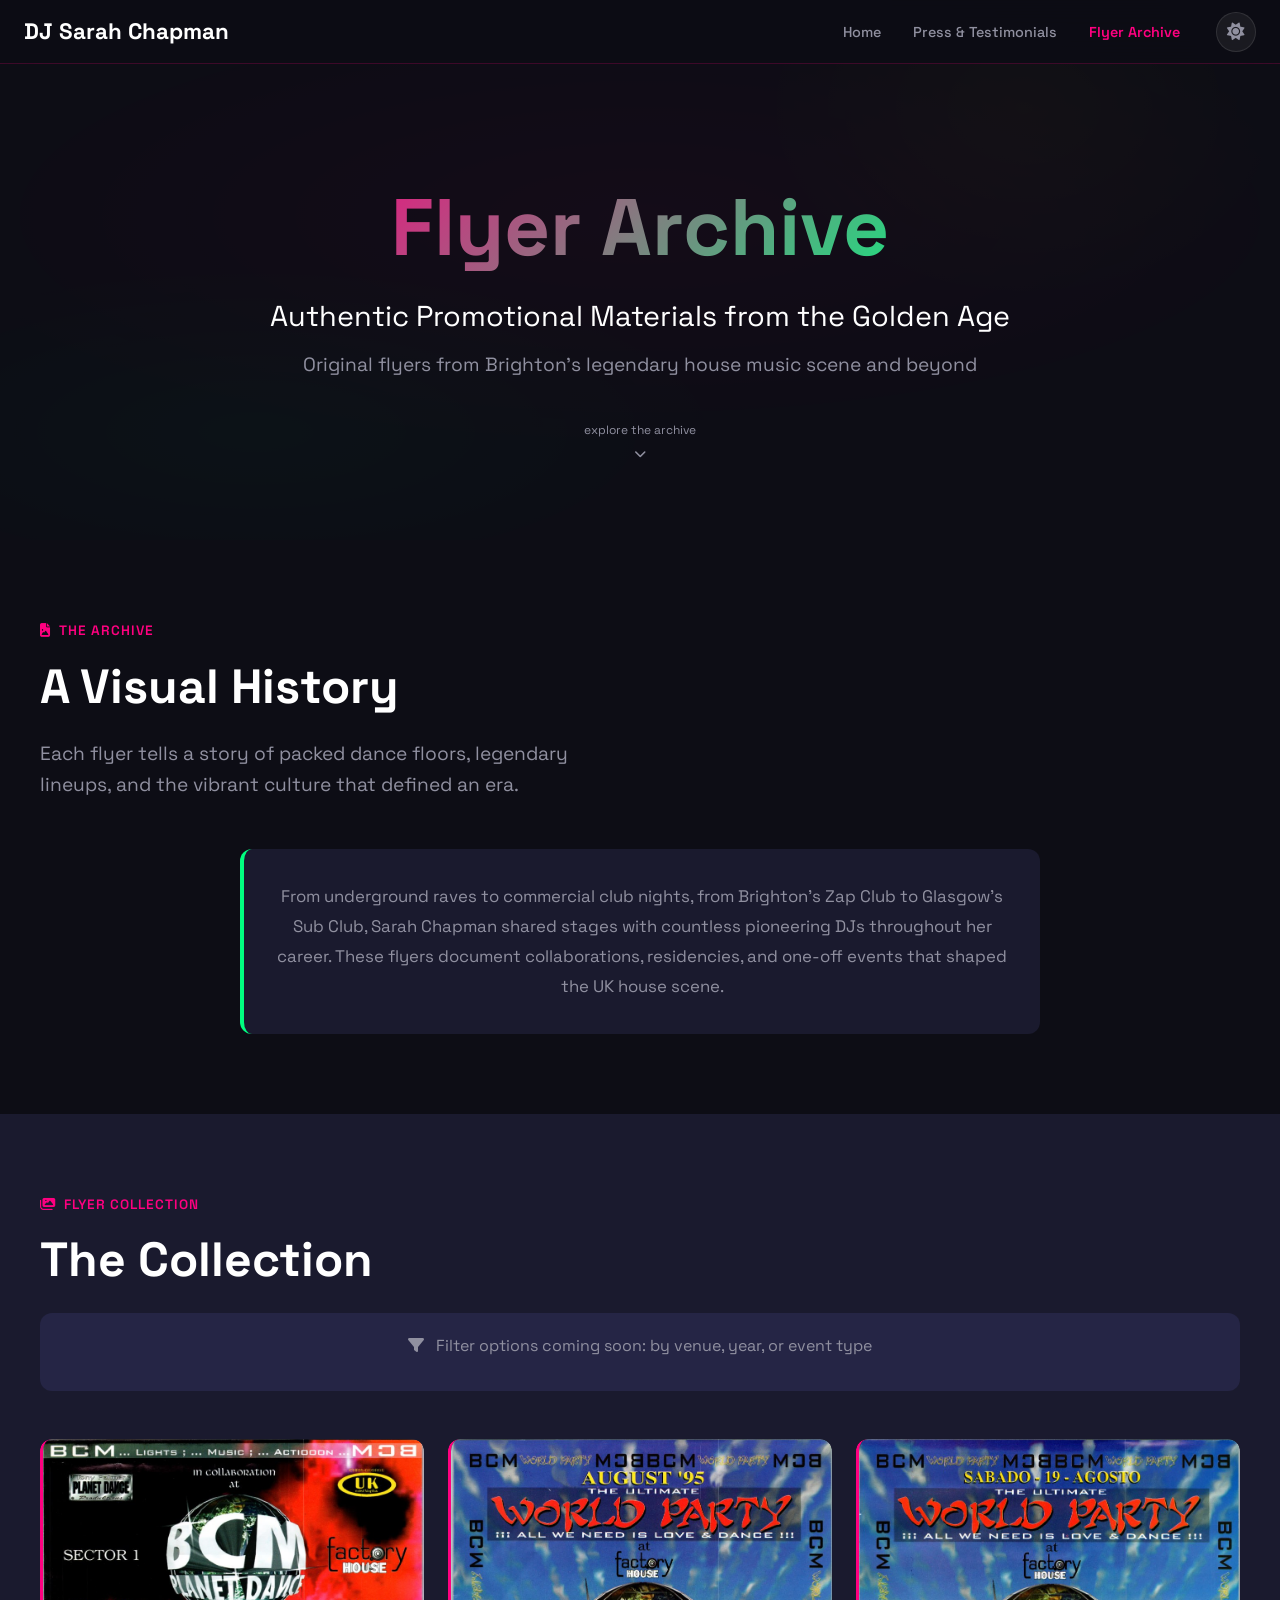
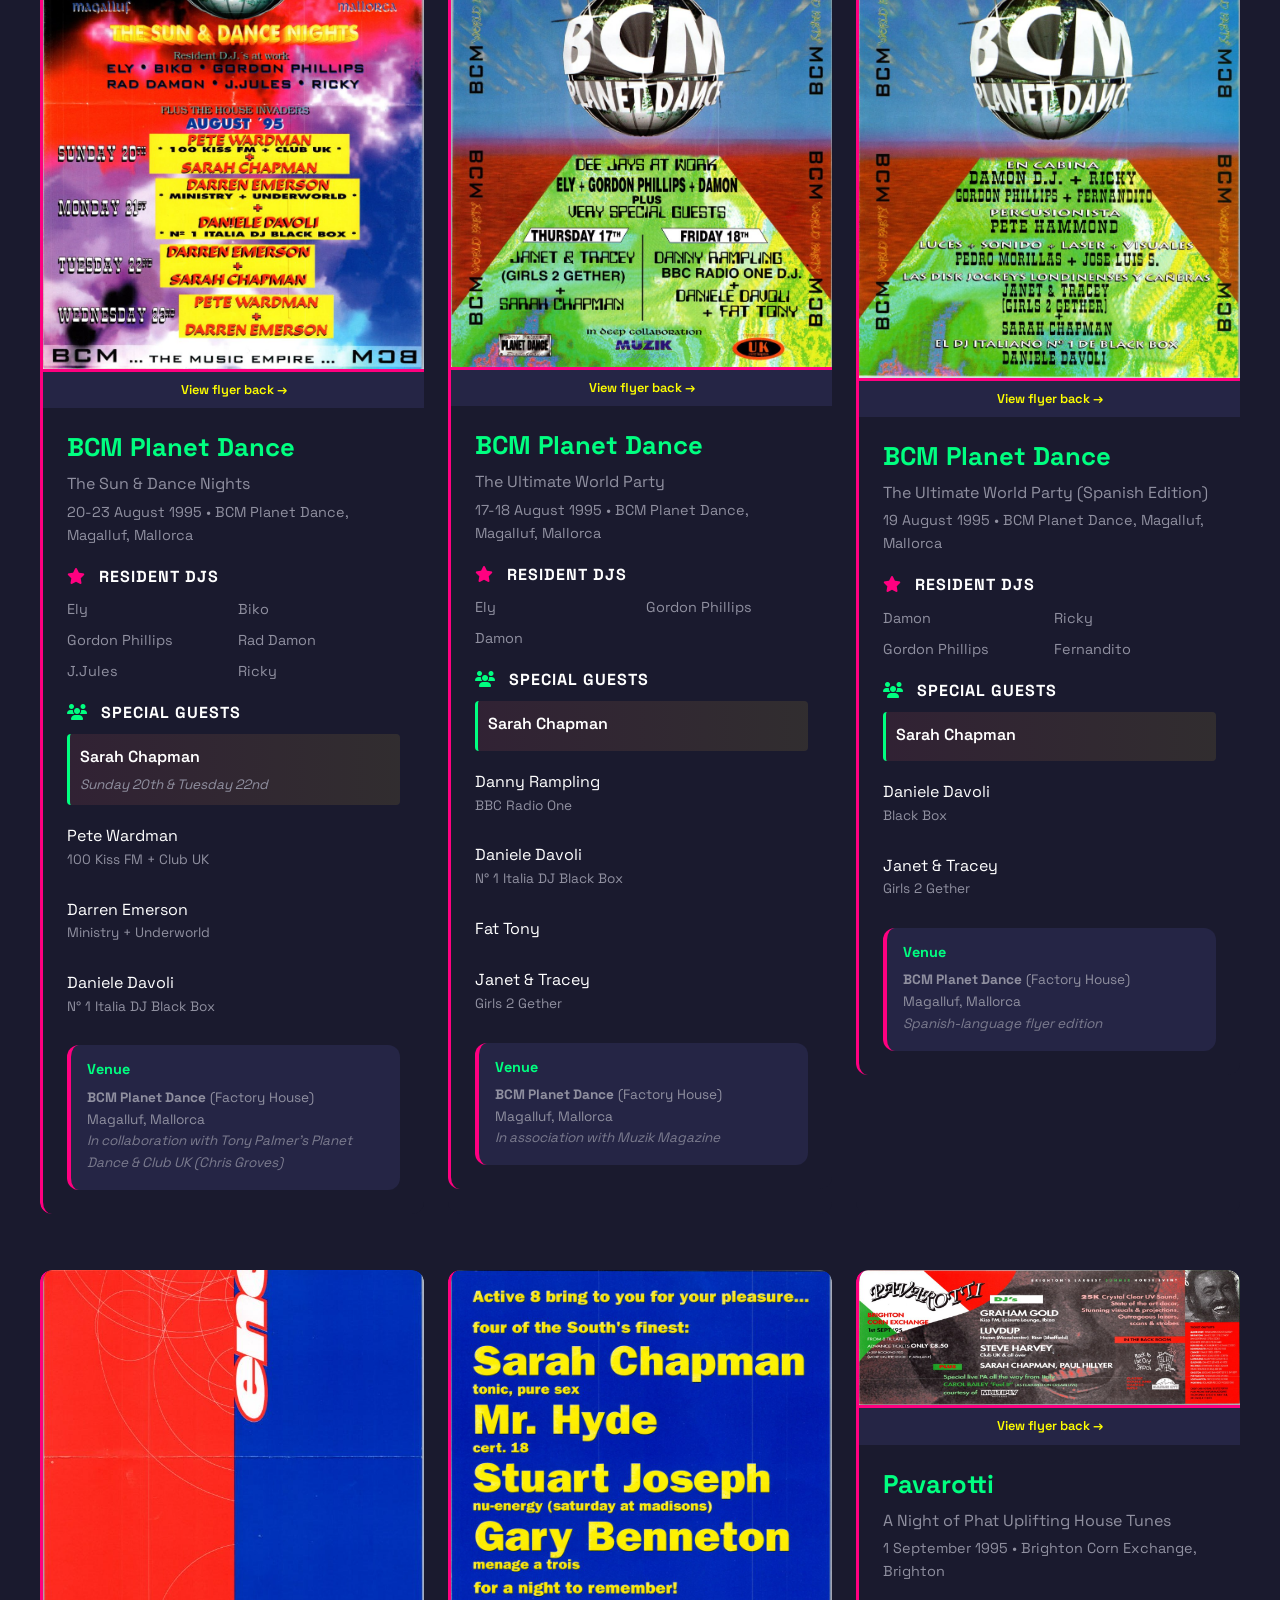
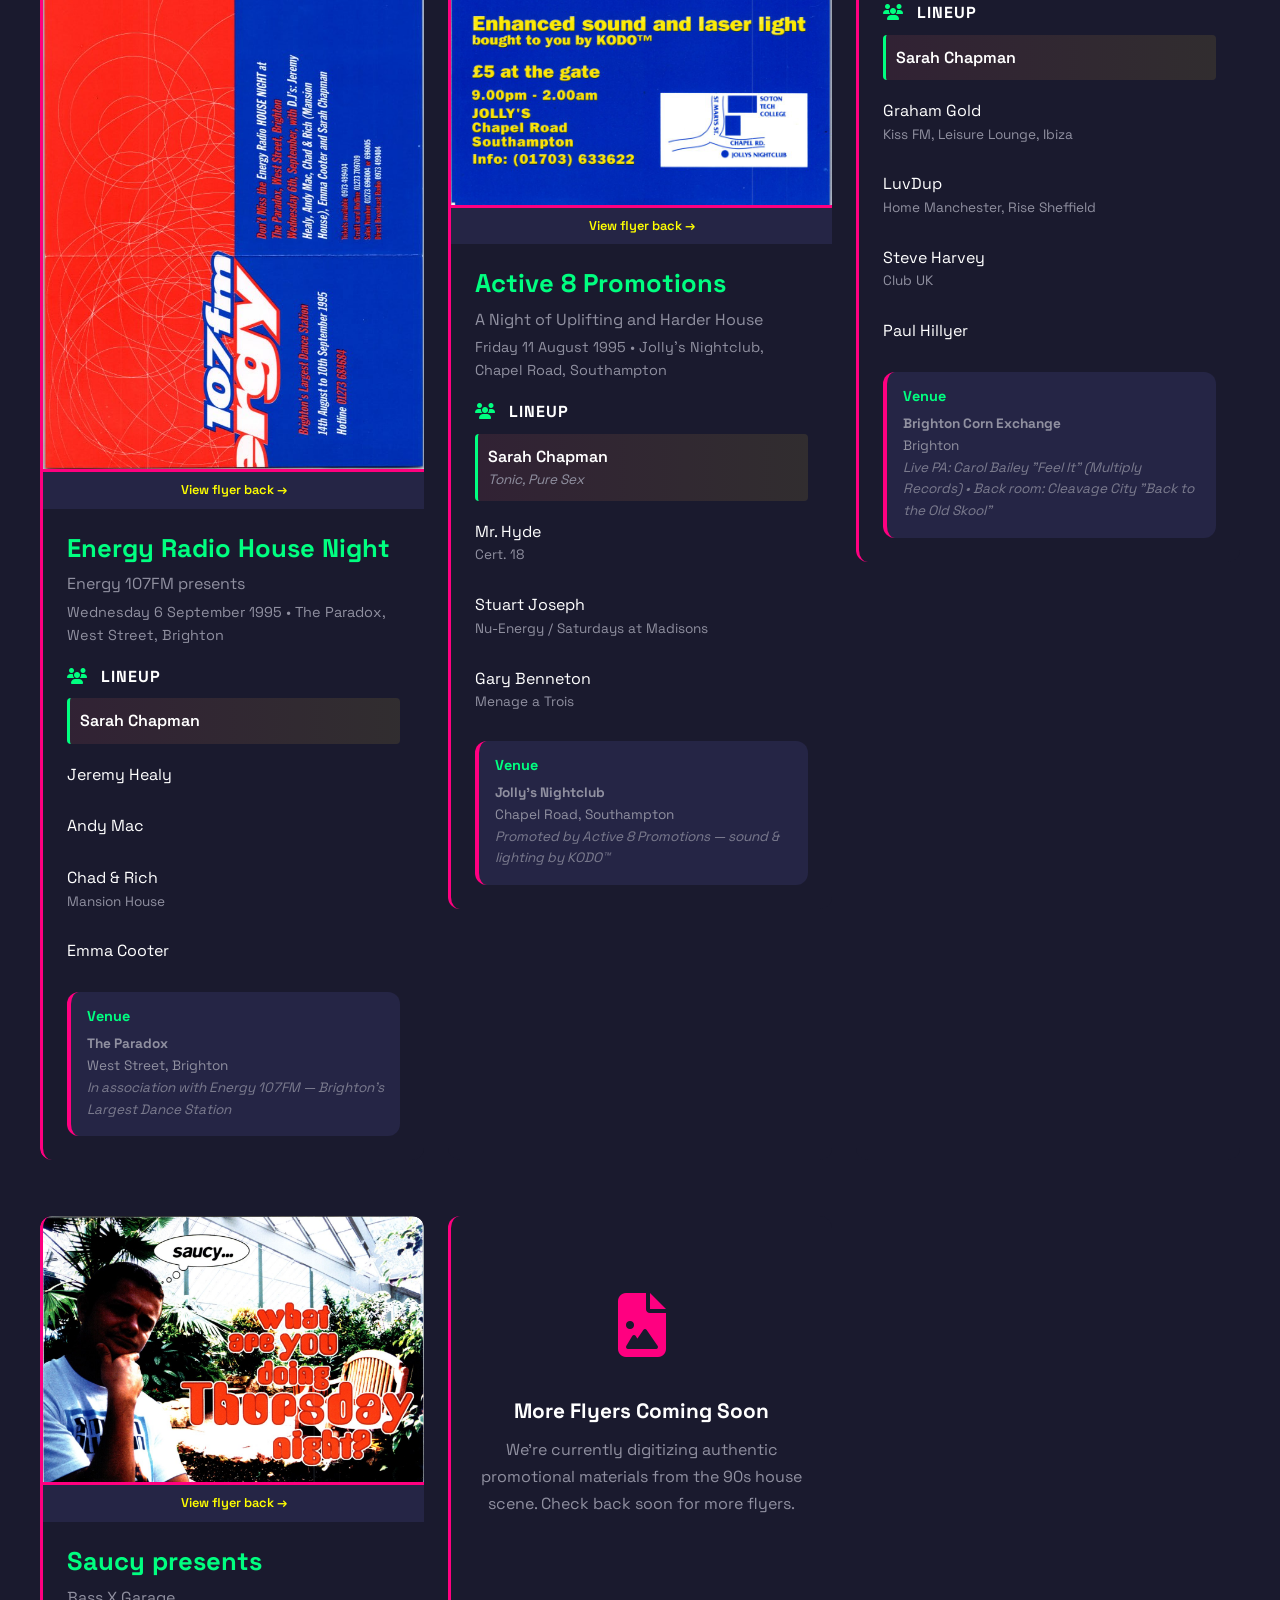
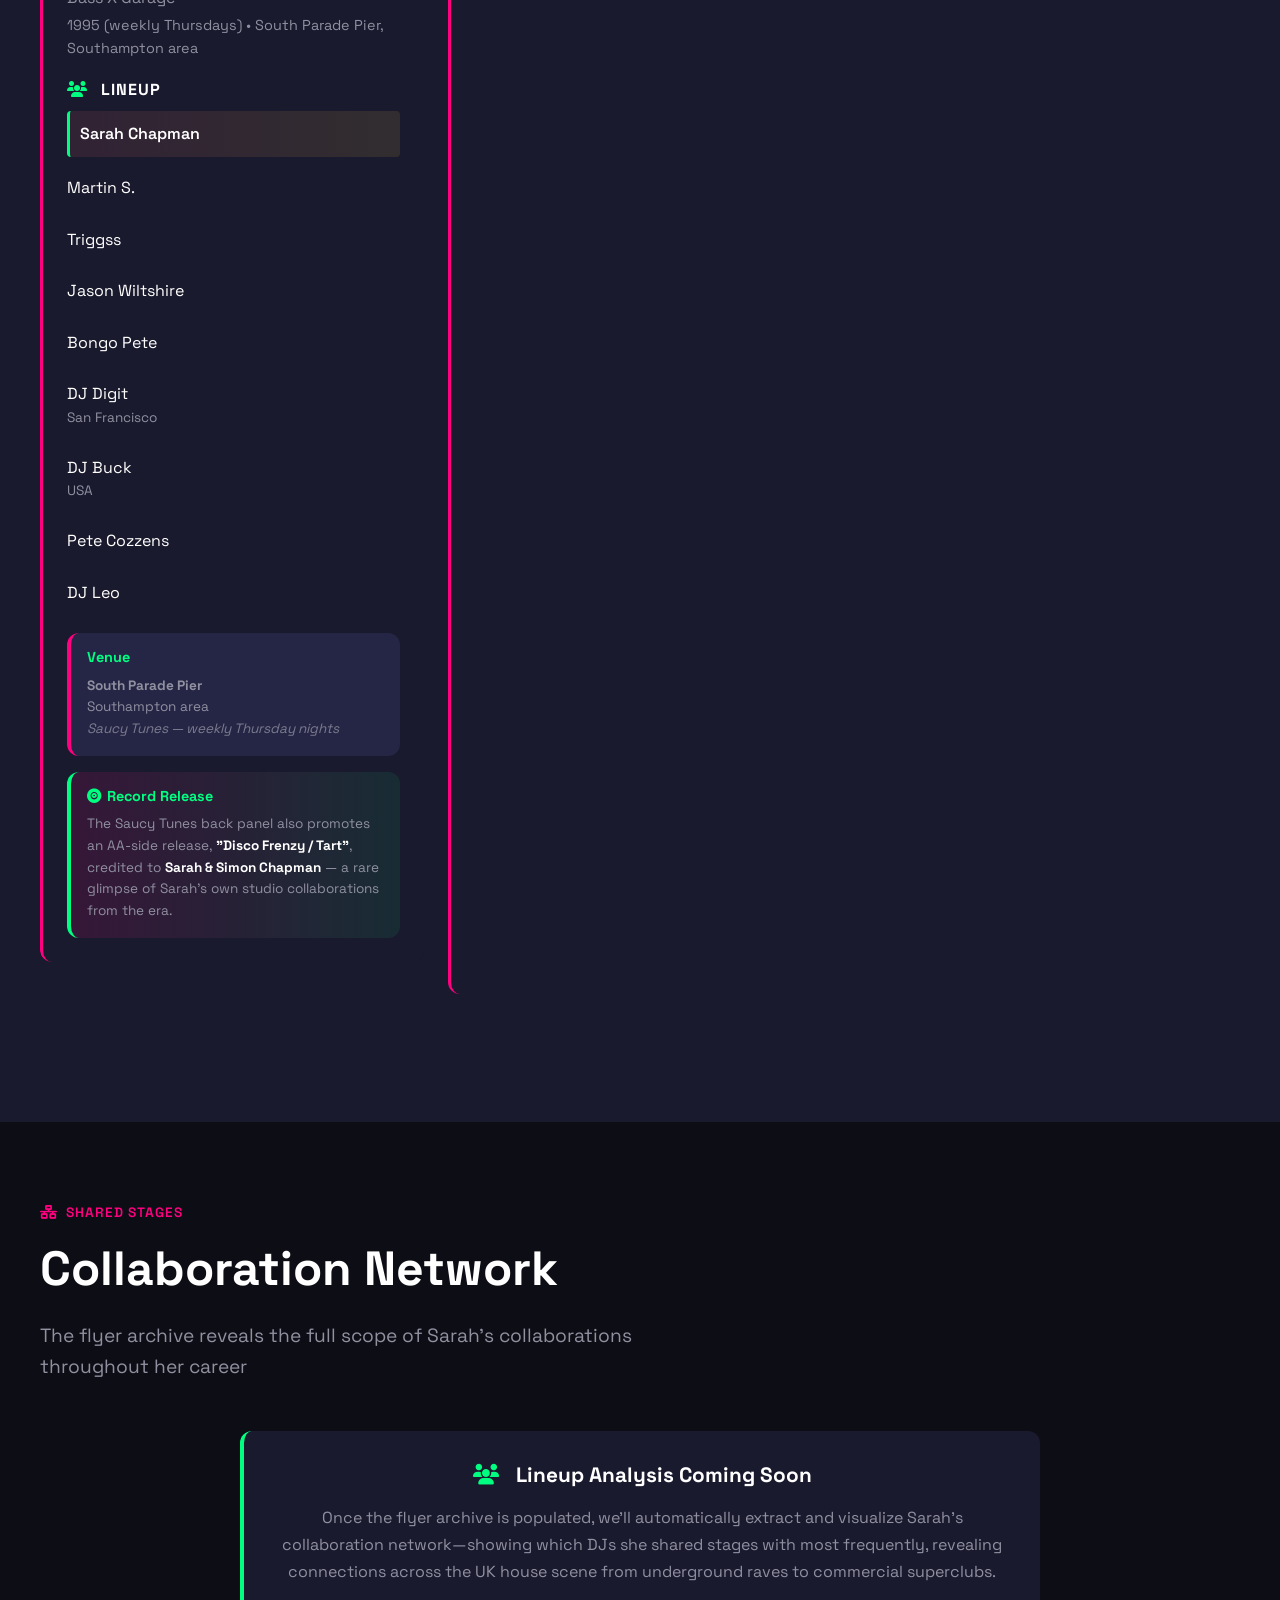
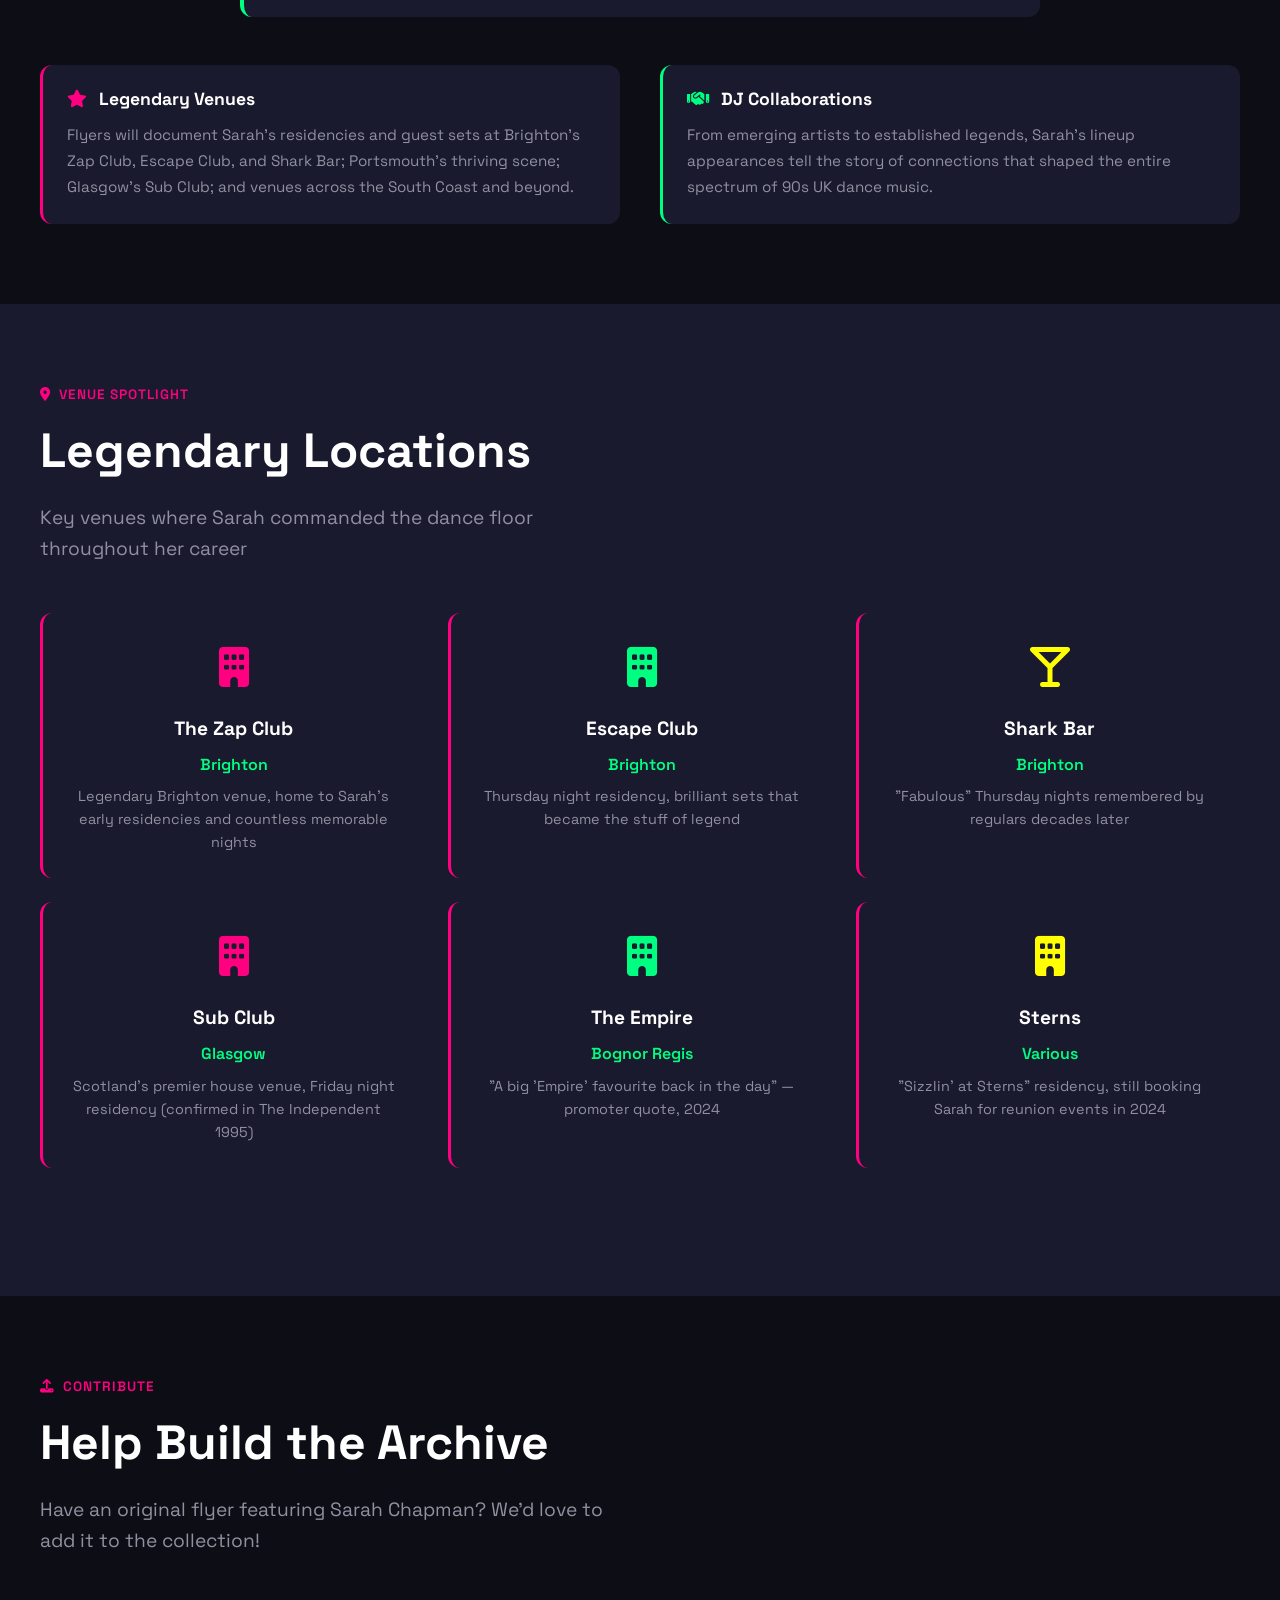
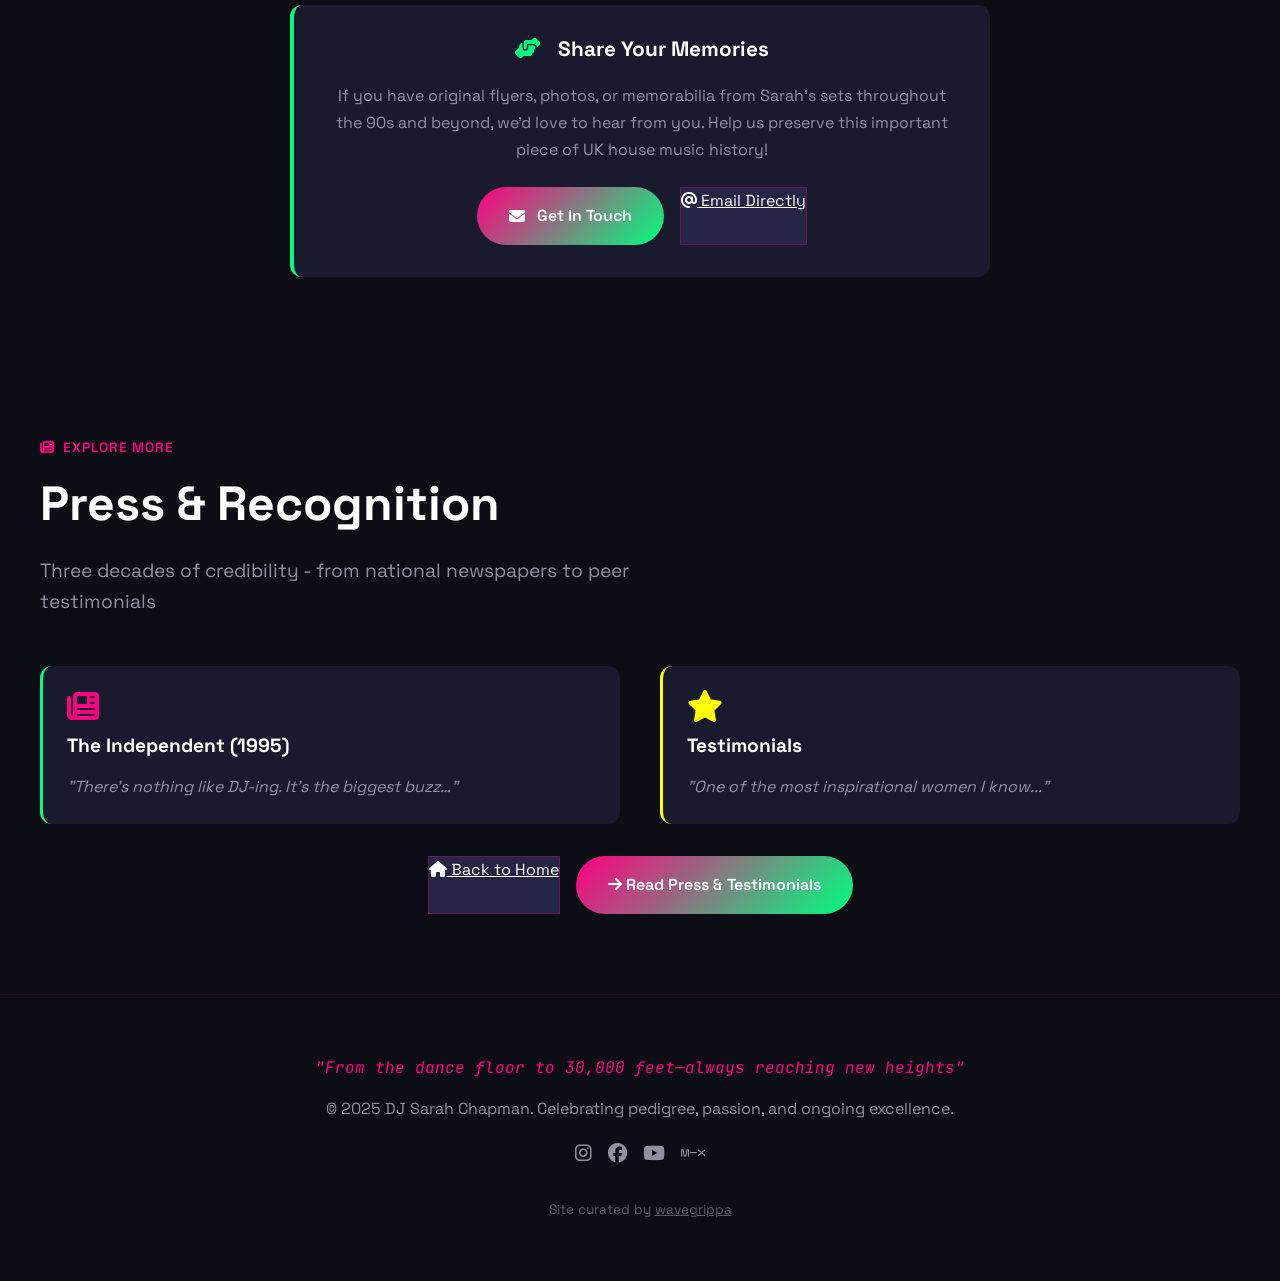
<file: flyers.html>
<!DOCTYPE html>
<html lang="en">
<head>
<meta charset="UTF-8">
<meta name="viewport" content="width=device-width, initial-scale=1.0">
<meta name="robots" content="index, follow">
<title>Flyer Archive — DJ Sarah Chapman | 90s House Scene History</title>
<meta name="description" content="Authentic promotional materials from Brighton's legendary house music scene. Original flyers, venue history, and lineup collaborations.">
<link rel="canonical" href="https://djsarahchapman.com/flyers.html">
<link rel="preconnect" href="https://fonts.googleapis.com">
<link href="https://fonts.googleapis.com/css2?family=Space+Grotesk:wght@400;500;600;700&family=JetBrains+Mono:wght@400;500&display=swap" rel="stylesheet">
<link rel="stylesheet" href="https://cdnjs.cloudflare.com/ajax/libs/font-awesome/6.5.1/css/all.min.css">
<link rel="stylesheet" href="styles.css">
</head>
<body data-theme="dark">

<!-- Navigation -->
<nav class="nav">
  <div class="nav-left">
    <a href="index.html" class="logo">DJ Sarah Chapman</a>
  </div>
  <div class="nav-right">
    <ul class="nav-links">
      <li><a href="index.html">Home</a></li>
      <li><a href="press.html">Press & Testimonials</a></li>
      <li><a href="flyers.html">Flyer Archive</a></li>
    </ul>
    <button class="theme-toggle" onclick="toggleTheme()" aria-label="Toggle theme">
      <i class="fas fa-sun" id="themeIcon"></i>
    </button>
    <button class="mobile-menu-toggle" onclick="toggleMobileMenu()" aria-label="Toggle menu">
      <i class="fas fa-bars"></i>
    </button>
  </div>
  <div class="mobile-menu" id="mobileMenu">
    <a href="index.html">Home</a>
    <a href="press.html">Press & Testimonials</a>
    <a href="flyers.html">Flyer Archive</a>
  </div>
</nav>

<!-- Hero -->
<section class="hero" style="min-height:60vh">
  <div class="hero-content">
    <h1 class="hero-title">Flyer Archive</h1>
    <h2 class="hero-subtitle">Authentic Promotional Materials from the Golden Age</h2>
    <p class="hero-tagline">Original flyers from Brighton's legendary house music scene and beyond</p>
  </div>
  <div class="hero-scroll" onclick="document.getElementById('intro').scrollIntoView({behavior:'smooth'})">
    explore the archive
    <i class="fas fa-chevron-down"></i>
  </div>
</section>

<!-- Introduction -->
<section class="section" id="intro">
  <div class="container">
    <div class="section-label"><i class="fas fa-file-image"></i> The Archive</div>
    <h2 class="section-title">A Visual History</h2>
    <p class="section-subtitle">Each flyer tells a story of packed dance floors, legendary lineups, and the vibrant culture that defined an era.</p>
    
    <div class="callout-box" style="max-width:800px;margin:0 auto">
      <p style="color:var(--text-dim);line-height:1.8;font-size:1.05rem">
        From underground raves to commercial club nights, from Brighton's Zap Club to Glasgow's Sub Club, Sarah Chapman shared stages with countless pioneering DJs throughout her career. These flyers document collaborations, residencies, and one-off events that shaped the UK house scene.
      </p>
    </div>
  </div>
</section>

<!-- Flyer Gallery -->
<section class="section" id="gallery" style="background:var(--bg2)">
  <div class="container">
    <div class="section-label"><i class="fas fa-images"></i> Flyer Collection</div>
    <h2 class="section-title">The Collection</h2>
    
    <!-- Placeholder for flyer filtering (future enhancement) -->
    <div style="margin-bottom:40px;padding:20px;background:var(--bg3);border-radius:var(--radius);text-align:center">
      <p style="color:var(--text-dim);margin-bottom:12px">
        <i class="fas fa-filter" style="margin-right:8px"></i>
        Filter options coming soon: by venue, year, or event type
      </p>
    </div>
    
    <!-- Gallery container (populated via JavaScript) -->
    <div id="flyerGallery" class="gallery">
      
      <!-- BCM Planet Dance - The Sun & Dance Nights - August 1995 -->
      <div class="gallery-item" itemscope itemtype="https://schema.org/MusicEvent" style="break-inside:avoid;margin-bottom:32px">
        <div class="card" style="padding:0;overflow:hidden">
          <img src="images/flyers/1995-08-bcm-planet-dance-front.jpg" alt="Sarah Chapman DJ flyer, BCM Planet Dance Magalluf, The Sun &amp; Dance Nights, August 1995, with Pete Wardman, Darren Emerson, Daniele Davoli" itemprop="image" style="width:100%;display:block;border-bottom:3px solid var(--accent)">
          <a href="images/flyers/1995-08-bcm-planet-dance-back.jpg" target="_blank" style="display:block;text-align:center;padding:8px;background:var(--bg3);color:var(--accent3);font-size:0.8rem;font-weight:600;text-decoration:none">View flyer back &rarr;</a>

          <div style="padding:24px">
            <div style="margin-bottom:20px">
              <h3 style="color:var(--accent2);font-size:1.6rem;margin-bottom:8px" itemprop="name">BCM Planet Dance</h3>
              <p style="color:var(--text-dim);font-size:1rem;margin-bottom:4px">The Sun &amp; Dance Nights</p>
              <p style="color:var(--text-dim);font-size:0.9rem"><time itemprop="startDate" datetime="1995-08-20">20-23 August 1995</time> • <span itemprop="location" itemscope itemtype="https://schema.org/Place"><span itemprop="name">BCM Planet Dance</span>, Magalluf, Mallorca</span></p>
            </div>
            
            <div style="margin-bottom:20px">
              <h4 style="color:var(--text-bright);font-size:1rem;margin-bottom:12px;text-transform:uppercase;letter-spacing:1px">
                <i class="fas fa-star" style="color:var(--accent);margin-right:8px"></i>
                Resident DJs
              </h4>
              <div style="display:grid;grid-template-columns:repeat(auto-fit,minmax(120px,1fr));gap:8px">
                <span style="color:var(--text-dim);font-size:0.9rem">Ely</span>
                <span style="color:var(--text-dim);font-size:0.9rem">Biko</span>
                <span style="color:var(--text-dim);font-size:0.9rem">Gordon Phillips</span>
                <span style="color:var(--text-dim);font-size:0.9rem">Rad Damon</span>
                <span style="color:var(--text-dim);font-size:0.9rem">J.Jules</span>
                <span style="color:var(--text-dim);font-size:0.9rem">Ricky</span>
              </div>
            </div>
            
            <div style="margin-bottom:20px">
              <h4 style="color:var(--text-bright);font-size:1rem;margin-bottom:12px;text-transform:uppercase;letter-spacing:1px">
                <i class="fas fa-users" style="color:var(--accent2);margin-right:8px"></i>
                Special Guests
              </h4>
              <div style="display:flex;flex-direction:column;gap:10px">
                <div style="padding:10px;background:linear-gradient(90deg,rgba(255,107,107,0.1),rgba(255,217,61,0.1));border-left:3px solid var(--accent2);border-radius:4px">
                  <div style="color:var(--text-bright);font-weight:600;margin-bottom:4px" itemprop="performer">Sarah Chapman</div>
                  <div style="color:var(--text-dim);font-size:0.85rem;font-style:italic">Sunday 20th & Tuesday 22nd</div>
                </div>
                <div style="padding:8px 0;border-bottom:1px solid var(--border)">
                  <div style="color:var(--text-bright)" itemprop="performer">Pete Wardman</div>
                  <div style="color:var(--text-dim);font-size:0.85rem">100 Kiss FM + Club UK</div>
                </div>
                <div style="padding:8px 0;border-bottom:1px solid var(--border)">
                  <div style="color:var(--text-bright)" itemprop="performer">Darren Emerson</div>
                  <div style="color:var(--text-dim);font-size:0.85rem">Ministry + Underworld</div>
                </div>
                <div style="padding:8px 0">
                  <div style="color:var(--text-bright)" itemprop="performer">Daniele Davoli</div>
                  <div style="color:var(--text-dim);font-size:0.85rem">N° 1 Italia DJ Black Box</div>
                </div>
              </div>
            </div>
            
            <div style="padding:16px;background:var(--bg3);border-radius:var(--radius);border-left:4px solid var(--accent)">
              <h4 style="color:var(--accent2);font-size:0.9rem;margin-bottom:8px">Venue</h4>
              <p style="color:var(--text-dim);font-size:0.85rem;line-height:1.6">
                <strong>BCM Planet Dance</strong> (Factory House)<br>
                Magalluf, Mallorca<br>
                <em style="opacity:0.8">In collaboration with Tony Palmer's Planet Dance & Club UK (Chris Groves)</em>
              </p>
            </div>
          </div>
        </div>
      </div>

      <!-- BCM Planet Dance - The Ultimate World Party (English) - 17-18 August 1995 -->
      <div class="gallery-item" itemscope itemtype="https://schema.org/MusicEvent" style="break-inside:avoid;margin-bottom:32px">
        <div class="card" style="padding:0;overflow:hidden">
          <img src="images/flyers/1995-08-bcm-ultimate-world-party-en-front.jpg" alt="Sarah Chapman DJ flyer, BCM Planet Dance Magalluf, The Ultimate World Party, August 1995, with Danny Rampling, Daniele Davoli, Fat Tony" itemprop="image" style="width:100%;display:block;border-bottom:3px solid var(--accent)">
          <a href="images/flyers/1995-08-bcm-ultimate-world-party-en-back.jpg" target="_blank" style="display:block;text-align:center;padding:8px;background:var(--bg3);color:var(--accent3);font-size:0.8rem;font-weight:600;text-decoration:none">View flyer back &rarr;</a>

          <div style="padding:24px">
            <div style="margin-bottom:20px">
              <h3 style="color:var(--accent2);font-size:1.6rem;margin-bottom:8px" itemprop="name">BCM Planet Dance</h3>
              <p style="color:var(--text-dim);font-size:1rem;margin-bottom:4px">The Ultimate World Party</p>
              <p style="color:var(--text-dim);font-size:0.9rem"><time itemprop="startDate" datetime="1995-08-17">17-18 August 1995</time> • <span itemprop="location" itemscope itemtype="https://schema.org/Place"><span itemprop="name">BCM Planet Dance</span>, Magalluf, Mallorca</span></p>
            </div>

            <div style="margin-bottom:20px">
              <h4 style="color:var(--text-bright);font-size:1rem;margin-bottom:12px;text-transform:uppercase;letter-spacing:1px">
                <i class="fas fa-star" style="color:var(--accent);margin-right:8px"></i>
                Resident DJs
              </h4>
              <div style="display:grid;grid-template-columns:repeat(auto-fit,minmax(120px,1fr));gap:8px">
                <span style="color:var(--text-dim);font-size:0.9rem">Ely</span>
                <span style="color:var(--text-dim);font-size:0.9rem">Gordon Phillips</span>
                <span style="color:var(--text-dim);font-size:0.9rem">Damon</span>
              </div>
            </div>

            <div style="margin-bottom:20px">
              <h4 style="color:var(--text-bright);font-size:1rem;margin-bottom:12px;text-transform:uppercase;letter-spacing:1px">
                <i class="fas fa-users" style="color:var(--accent2);margin-right:8px"></i>
                Special Guests
              </h4>
              <div style="display:flex;flex-direction:column;gap:10px">
                <div style="padding:10px;background:linear-gradient(90deg,rgba(255,107,107,0.1),rgba(255,217,61,0.1));border-left:3px solid var(--accent2);border-radius:4px">
                  <div style="color:var(--text-bright);font-weight:600;margin-bottom:4px" itemprop="performer">Sarah Chapman</div>
                </div>
                <div style="padding:8px 0;border-bottom:1px solid var(--border)">
                  <div style="color:var(--text-bright)" itemprop="performer">Danny Rampling</div>
                  <div style="color:var(--text-dim);font-size:0.85rem">BBC Radio One</div>
                </div>
                <div style="padding:8px 0;border-bottom:1px solid var(--border)">
                  <div style="color:var(--text-bright)" itemprop="performer">Daniele Davoli</div>
                  <div style="color:var(--text-dim);font-size:0.85rem">N° 1 Italia DJ Black Box</div>
                </div>
                <div style="padding:8px 0;border-bottom:1px solid var(--border)">
                  <div style="color:var(--text-bright)" itemprop="performer">Fat Tony</div>
                </div>
                <div style="padding:8px 0">
                  <div style="color:var(--text-bright)" itemprop="performer">Janet &amp; Tracey</div>
                  <div style="color:var(--text-dim);font-size:0.85rem">Girls 2 Gether</div>
                </div>
              </div>
            </div>

            <div style="padding:16px;background:var(--bg3);border-radius:var(--radius);border-left:4px solid var(--accent)">
              <h4 style="color:var(--accent2);font-size:0.9rem;margin-bottom:8px">Venue</h4>
              <p style="color:var(--text-dim);font-size:0.85rem;line-height:1.6">
                <strong>BCM Planet Dance</strong> (Factory House)<br>
                Magalluf, Mallorca<br>
                <em style="opacity:0.8">In association with Muzik Magazine</em>
              </p>
            </div>
          </div>
        </div>
      </div>

      <!-- BCM Planet Dance - The Ultimate World Party (Spanish edition) - 19 August 1995 -->
      <div class="gallery-item" itemscope itemtype="https://schema.org/MusicEvent" style="break-inside:avoid;margin-bottom:32px">
        <div class="card" style="padding:0;overflow:hidden">
          <img src="images/flyers/1995-08-bcm-ultimate-world-party-es-front.jpg" alt="Sarah Chapman DJ flyer, BCM Planet Dance Magalluf, The Ultimate World Party, 19 August 1995 Spanish edition, with Daniele Davoli" itemprop="image" style="width:100%;display:block;border-bottom:3px solid var(--accent)">
          <a href="images/flyers/1995-08-bcm-ultimate-world-party-es-back.jpg" target="_blank" style="display:block;text-align:center;padding:8px;background:var(--bg3);color:var(--accent3);font-size:0.8rem;font-weight:600;text-decoration:none">View flyer back &rarr;</a>

          <div style="padding:24px">
            <div style="margin-bottom:20px">
              <h3 style="color:var(--accent2);font-size:1.6rem;margin-bottom:8px" itemprop="name">BCM Planet Dance</h3>
              <p style="color:var(--text-dim);font-size:1rem;margin-bottom:4px">The Ultimate World Party (Spanish Edition)</p>
              <p style="color:var(--text-dim);font-size:0.9rem"><time itemprop="startDate" datetime="1995-08-19">19 August 1995</time> • <span itemprop="location" itemscope itemtype="https://schema.org/Place"><span itemprop="name">BCM Planet Dance</span>, Magalluf, Mallorca</span></p>
            </div>

            <div style="margin-bottom:20px">
              <h4 style="color:var(--text-bright);font-size:1rem;margin-bottom:12px;text-transform:uppercase;letter-spacing:1px">
                <i class="fas fa-star" style="color:var(--accent);margin-right:8px"></i>
                Resident DJs
              </h4>
              <div style="display:grid;grid-template-columns:repeat(auto-fit,minmax(120px,1fr));gap:8px">
                <span style="color:var(--text-dim);font-size:0.9rem">Damon</span>
                <span style="color:var(--text-dim);font-size:0.9rem">Ricky</span>
                <span style="color:var(--text-dim);font-size:0.9rem">Gordon Phillips</span>
                <span style="color:var(--text-dim);font-size:0.9rem">Fernandito</span>
              </div>
            </div>

            <div style="margin-bottom:20px">
              <h4 style="color:var(--text-bright);font-size:1rem;margin-bottom:12px;text-transform:uppercase;letter-spacing:1px">
                <i class="fas fa-users" style="color:var(--accent2);margin-right:8px"></i>
                Special Guests
              </h4>
              <div style="display:flex;flex-direction:column;gap:10px">
                <div style="padding:10px;background:linear-gradient(90deg,rgba(255,107,107,0.1),rgba(255,217,61,0.1));border-left:3px solid var(--accent2);border-radius:4px">
                  <div style="color:var(--text-bright);font-weight:600;margin-bottom:4px" itemprop="performer">Sarah Chapman</div>
                </div>
                <div style="padding:8px 0;border-bottom:1px solid var(--border)">
                  <div style="color:var(--text-bright)" itemprop="performer">Daniele Davoli</div>
                  <div style="color:var(--text-dim);font-size:0.85rem">Black Box</div>
                </div>
                <div style="padding:8px 0">
                  <div style="color:var(--text-bright)" itemprop="performer">Janet &amp; Tracey</div>
                  <div style="color:var(--text-dim);font-size:0.85rem">Girls 2 Gether</div>
                </div>
              </div>
            </div>

            <div style="padding:16px;background:var(--bg3);border-radius:var(--radius);border-left:4px solid var(--accent)">
              <h4 style="color:var(--accent2);font-size:0.9rem;margin-bottom:8px">Venue</h4>
              <p style="color:var(--text-dim);font-size:0.85rem;line-height:1.6">
                <strong>BCM Planet Dance</strong> (Factory House)<br>
                Magalluf, Mallorca<br>
                <em style="opacity:0.8">Spanish-language flyer edition</em>
              </p>
            </div>
          </div>
        </div>
      </div>

      <!-- Energy 107FM House Night @ The Paradox - 6 September 1995 -->
      <div class="gallery-item" itemscope itemtype="https://schema.org/MusicEvent" style="break-inside:avoid;margin-bottom:32px">
        <div class="card" style="padding:0;overflow:hidden">
          <img src="images/flyers/1995-09-energy107fm-paradox-front.jpg" alt="Sarah Chapman DJ flyer, Energy Radio House Night, The Paradox Brighton, September 1995, with Jeremy Healy, Andy Mac" itemprop="image" style="width:100%;display:block;border-bottom:3px solid var(--accent)">
          <a href="images/flyers/1995-09-energy107fm-paradox-back.jpg" target="_blank" style="display:block;text-align:center;padding:8px;background:var(--bg3);color:var(--accent3);font-size:0.8rem;font-weight:600;text-decoration:none">View flyer back &rarr;</a>
          <div style="padding:24px">
            <div style="margin-bottom:20px">
              <h3 style="color:var(--accent2);font-size:1.6rem;margin-bottom:8px" itemprop="name">Energy Radio House Night</h3>
              <p style="color:var(--text-dim);font-size:1rem;margin-bottom:4px">Energy 107FM presents</p>
              <p style="color:var(--text-dim);font-size:0.9rem"><time itemprop="startDate" datetime="1995-09-06">Wednesday 6 September 1995</time> • <span itemprop="location" itemscope itemtype="https://schema.org/Place"><span itemprop="name">The Paradox</span>, West Street, Brighton</span></p>
            </div>
            <div style="margin-bottom:20px">
              <h4 style="color:var(--text-bright);font-size:1rem;margin-bottom:12px;text-transform:uppercase;letter-spacing:1px">
                <i class="fas fa-users" style="color:var(--accent2);margin-right:8px"></i>
                Lineup
              </h4>
              <div style="display:flex;flex-direction:column;gap:10px">
                <div style="padding:10px;background:linear-gradient(90deg,rgba(255,107,107,0.1),rgba(255,217,61,0.1));border-left:3px solid var(--accent2);border-radius:4px">
                  <div style="color:var(--text-bright);font-weight:600" itemprop="performer">Sarah Chapman</div>
                </div>
                <div style="padding:8px 0;border-bottom:1px solid var(--border)"><div style="color:var(--text-bright)" itemprop="performer">Jeremy Healy</div></div>
                <div style="padding:8px 0;border-bottom:1px solid var(--border)"><div style="color:var(--text-bright)" itemprop="performer">Andy Mac</div></div>
                <div style="padding:8px 0;border-bottom:1px solid var(--border)"><div style="color:var(--text-bright)" itemprop="performer">Chad & Rich</div><div style="color:var(--text-dim);font-size:0.85rem">Mansion House</div></div>
                <div style="padding:8px 0"><div style="color:var(--text-bright)" itemprop="performer">Emma Cooter</div></div>
              </div>
            </div>
            <div style="padding:16px;background:var(--bg3);border-radius:var(--radius);border-left:4px solid var(--accent)">
              <h4 style="color:var(--accent2);font-size:0.9rem;margin-bottom:8px">Venue</h4>
              <p style="color:var(--text-dim);font-size:0.85rem;line-height:1.6">
                <strong>The Paradox</strong><br>
                West Street, Brighton<br>
                <em style="opacity:0.8">In association with Energy 107FM — Brighton's Largest Dance Station</em>
              </p>
            </div>
          </div>
        </div>
      </div>

      <!-- Active 8 Promotions @ Jolly's Nightclub - 11 August 1995 -->
      <div class="gallery-item" itemscope itemtype="https://schema.org/MusicEvent" style="break-inside:avoid;margin-bottom:32px">
        <div class="card" style="padding:0;overflow:hidden">
          <img src="images/flyers/1995-08-active8-jollys-front.jpg" alt="Sarah Chapman DJ flyer, Active 8 Promotions, Jolly's Nightclub Southampton, August 1995, with Mr Hyde, Stuart Joseph" itemprop="image" style="width:100%;display:block;border-bottom:3px solid var(--accent)">
          <a href="images/flyers/1995-08-active8-jollys-back.jpg" target="_blank" style="display:block;text-align:center;padding:8px;background:var(--bg3);color:var(--accent3);font-size:0.8rem;font-weight:600;text-decoration:none">View flyer back &rarr;</a>
          <div style="padding:24px">
            <div style="margin-bottom:20px">
              <h3 style="color:var(--accent2);font-size:1.6rem;margin-bottom:8px" itemprop="name">Active 8 Promotions</h3>
              <p style="color:var(--text-dim);font-size:1rem;margin-bottom:4px">A Night of Uplifting and Harder House</p>
              <p style="color:var(--text-dim);font-size:0.9rem"><time itemprop="startDate" datetime="1995-08-11">Friday 11 August 1995</time> • <span itemprop="location" itemscope itemtype="https://schema.org/Place"><span itemprop="name">Jolly's Nightclub</span>, Chapel Road, Southampton</span></p>
            </div>
            <div style="margin-bottom:20px">
              <h4 style="color:var(--text-bright);font-size:1rem;margin-bottom:12px;text-transform:uppercase;letter-spacing:1px">
                <i class="fas fa-users" style="color:var(--accent2);margin-right:8px"></i>
                Lineup
              </h4>
              <div style="display:flex;flex-direction:column;gap:10px">
                <div style="padding:10px;background:linear-gradient(90deg,rgba(255,107,107,0.1),rgba(255,217,61,0.1));border-left:3px solid var(--accent2);border-radius:4px">
                  <div style="color:var(--text-bright);font-weight:600" itemprop="performer">Sarah Chapman</div>
                  <div style="color:var(--text-dim);font-size:0.85rem;font-style:italic">Tonic, Pure Sex</div>
                </div>
                <div style="padding:8px 0;border-bottom:1px solid var(--border)"><div style="color:var(--text-bright)" itemprop="performer">Mr. Hyde</div><div style="color:var(--text-dim);font-size:0.85rem">Cert. 18</div></div>
                <div style="padding:8px 0;border-bottom:1px solid var(--border)"><div style="color:var(--text-bright)" itemprop="performer">Stuart Joseph</div><div style="color:var(--text-dim);font-size:0.85rem">Nu-Energy / Saturdays at Madisons</div></div>
                <div style="padding:8px 0"><div style="color:var(--text-bright)" itemprop="performer">Gary Benneton</div><div style="color:var(--text-dim);font-size:0.85rem">Menage a Trois</div></div>
              </div>
            </div>
            <div style="padding:16px;background:var(--bg3);border-radius:var(--radius);border-left:4px solid var(--accent)">
              <h4 style="color:var(--accent2);font-size:0.9rem;margin-bottom:8px">Venue</h4>
              <p style="color:var(--text-dim);font-size:0.85rem;line-height:1.6">
                <strong>Jolly's Nightclub</strong><br>
                Chapel Road, Southampton<br>
                <em style="opacity:0.8">Promoted by Active 8 Promotions — sound &amp; lighting by KODO™</em>
              </p>
            </div>
          </div>
        </div>
      </div>

      <!-- Pavarotti @ Brighton Corn Exchange - 1 September 1995 -->
      <div class="gallery-item" itemscope itemtype="https://schema.org/MusicEvent" style="break-inside:avoid;margin-bottom:32px">
        <div class="card" style="padding:0;overflow:hidden">
          <img src="images/flyers/1995-09-pavarotti-cornexchange-front.jpg" alt="Sarah Chapman DJ flyer, Pavarotti, Brighton Corn Exchange, September 1995, with Graham Gold, LuvDup, Steve Harvey" itemprop="image" style="width:100%;display:block;border-bottom:3px solid var(--accent)">
          <a href="images/flyers/1995-09-pavarotti-cornexchange-back.jpg" target="_blank" style="display:block;text-align:center;padding:8px;background:var(--bg3);color:var(--accent3);font-size:0.8rem;font-weight:600;text-decoration:none">View flyer back &rarr;</a>
          <div style="padding:24px">
            <div style="margin-bottom:20px">
              <h3 style="color:var(--accent2);font-size:1.6rem;margin-bottom:8px" itemprop="name">Pavarotti</h3>
              <p style="color:var(--text-dim);font-size:1rem;margin-bottom:4px">A Night of Phat Uplifting House Tunes</p>
              <p style="color:var(--text-dim);font-size:0.9rem"><time itemprop="startDate" datetime="1995-09-01">1 September 1995</time> • <span itemprop="location" itemscope itemtype="https://schema.org/Place"><span itemprop="name">Brighton Corn Exchange</span>, Brighton</span></p>
            </div>
            <div style="margin-bottom:20px">
              <h4 style="color:var(--text-bright);font-size:1rem;margin-bottom:12px;text-transform:uppercase;letter-spacing:1px">
                <i class="fas fa-users" style="color:var(--accent2);margin-right:8px"></i>
                Lineup
              </h4>
              <div style="display:flex;flex-direction:column;gap:10px">
                <div style="padding:10px;background:linear-gradient(90deg,rgba(255,107,107,0.1),rgba(255,217,61,0.1));border-left:3px solid var(--accent2);border-radius:4px">
                  <div style="color:var(--text-bright);font-weight:600" itemprop="performer">Sarah Chapman</div>
                </div>
                <div style="padding:8px 0;border-bottom:1px solid var(--border)"><div style="color:var(--text-bright)" itemprop="performer">Graham Gold</div><div style="color:var(--text-dim);font-size:0.85rem">Kiss FM, Leisure Lounge, Ibiza</div></div>
                <div style="padding:8px 0;border-bottom:1px solid var(--border)"><div style="color:var(--text-bright)" itemprop="performer">LuvDup</div><div style="color:var(--text-dim);font-size:0.85rem">Home Manchester, Rise Sheffield</div></div>
                <div style="padding:8px 0;border-bottom:1px solid var(--border)"><div style="color:var(--text-bright)" itemprop="performer">Steve Harvey</div><div style="color:var(--text-dim);font-size:0.85rem">Club UK</div></div>
                <div style="padding:8px 0"><div style="color:var(--text-bright)" itemprop="performer">Paul Hillyer</div></div>
              </div>
            </div>
            <div style="padding:16px;background:var(--bg3);border-radius:var(--radius);border-left:4px solid var(--accent)">
              <h4 style="color:var(--accent2);font-size:0.9rem;margin-bottom:8px">Venue</h4>
              <p style="color:var(--text-dim);font-size:0.85rem;line-height:1.6">
                <strong>Brighton Corn Exchange</strong><br>
                Brighton<br>
                <em style="opacity:0.8">Live PA: Carol Bailey "Feel It" (Multiply Records) • Back room: Cleavage City "Back to the Old Skool"</em>
              </p>
            </div>
          </div>
        </div>
      </div>

      <!-- Saucy presents (Bass X Garage) @ South Parade Pier - 1995 -->
      <div class="gallery-item" itemscope itemtype="https://schema.org/MusicEvent" style="break-inside:avoid;margin-bottom:32px">
        <div class="card" style="padding:0;overflow:hidden">
          <img src="images/flyers/1995-saucy-southparadepier-front.jpg" alt="Sarah Chapman DJ flyer, Saucy presents Bass X Garage, South Parade Pier, 1995, with Martin S, Triggss, DJ Digit" itemprop="image" style="width:100%;display:block;border-bottom:3px solid var(--accent)">
          <a href="images/flyers/1995-saucy-southparadepier-back.jpg" target="_blank" style="display:block;text-align:center;padding:8px;background:var(--bg3);color:var(--accent3);font-size:0.8rem;font-weight:600;text-decoration:none">View flyer back &rarr;</a>
          <div style="padding:24px">
            <div style="margin-bottom:20px">
              <h3 style="color:var(--accent2);font-size:1.6rem;margin-bottom:8px" itemprop="name">Saucy presents</h3>
              <p style="color:var(--text-dim);font-size:1rem;margin-bottom:4px">Bass X Garage</p>
              <p style="color:var(--text-dim);font-size:0.9rem"><time itemprop="startDate" datetime="1995">1995 (weekly Thursdays)</time> • <span itemprop="location" itemscope itemtype="https://schema.org/Place"><span itemprop="name">South Parade Pier</span>, Southampton area</span></p>
            </div>
            <div style="margin-bottom:20px">
              <h4 style="color:var(--text-bright);font-size:1rem;margin-bottom:12px;text-transform:uppercase;letter-spacing:1px">
                <i class="fas fa-users" style="color:var(--accent2);margin-right:8px"></i>
                Lineup
              </h4>
              <div style="display:flex;flex-direction:column;gap:10px">
                <div style="padding:10px;background:linear-gradient(90deg,rgba(255,107,107,0.1),rgba(255,217,61,0.1));border-left:3px solid var(--accent2);border-radius:4px">
                  <div style="color:var(--text-bright);font-weight:600" itemprop="performer">Sarah Chapman</div>
                </div>
                <div style="padding:8px 0;border-bottom:1px solid var(--border)"><div style="color:var(--text-bright)" itemprop="performer">Martin S.</div></div>
                <div style="padding:8px 0;border-bottom:1px solid var(--border)"><div style="color:var(--text-bright)" itemprop="performer">Triggss</div></div>
                <div style="padding:8px 0;border-bottom:1px solid var(--border)"><div style="color:var(--text-bright)" itemprop="performer">Jason Wiltshire</div></div>
                <div style="padding:8px 0;border-bottom:1px solid var(--border)"><div style="color:var(--text-bright)" itemprop="performer">Bongo Pete</div></div>
                <div style="padding:8px 0;border-bottom:1px solid var(--border)"><div style="color:var(--text-bright)" itemprop="performer">DJ Digit</div><div style="color:var(--text-dim);font-size:0.85rem">San Francisco</div></div>
                <div style="padding:8px 0;border-bottom:1px solid var(--border)"><div style="color:var(--text-bright)" itemprop="performer">DJ Buck</div><div style="color:var(--text-dim);font-size:0.85rem">USA</div></div>
                <div style="padding:8px 0;border-bottom:1px solid var(--border)"><div style="color:var(--text-bright)" itemprop="performer">Pete Cozzens</div></div>
                <div style="padding:8px 0"><div style="color:var(--text-bright)" itemprop="performer">DJ Leo</div></div>
              </div>
            </div>
            <div style="padding:16px;background:var(--bg3);border-radius:var(--radius);border-left:4px solid var(--accent);margin-bottom:16px">
              <h4 style="color:var(--accent2);font-size:0.9rem;margin-bottom:8px">Venue</h4>
              <p style="color:var(--text-dim);font-size:0.85rem;line-height:1.6">
                <strong>South Parade Pier</strong><br>
                Southampton area<br>
                <em style="opacity:0.8">Saucy Tunes — weekly Thursday nights</em>
              </p>
            </div>
            <div style="padding:16px;background:linear-gradient(90deg,rgba(255,0,128,0.12),rgba(0,255,128,0.08));border-radius:var(--radius);border-left:4px solid var(--accent2)">
              <h4 style="color:var(--accent2);font-size:0.9rem;margin-bottom:8px"><i class="fas fa-record-vinyl" style="margin-right:6px"></i>Record Release</h4>
              <p style="color:var(--text-dim);font-size:0.85rem;line-height:1.6">
                The Saucy Tunes back panel also promotes an AA-side release, <strong style="color:var(--text-bright)">"Disco Frenzy / Tart"</strong>, credited to <strong style="color:var(--text-bright)">Sarah &amp; Simon Chapman</strong> — a rare glimpse of Sarah's own studio collaborations from the era.
              </p>
            </div>
          </div>
        </div>
      </div>

      <!-- Placeholder card -->
      <div class="card" style="text-align:center;padding:60px 24px">
        <div style="font-size:4rem;color:var(--accent);margin-bottom:20px">
          <i class="fas fa-file-image"></i>
        </div>
        <h3 style="color:var(--text-bright);margin-bottom:12px;font-size:1.3rem">More Flyers Coming Soon</h3>
        <p style="color:var(--text-dim);line-height:1.7;max-width:400px;margin:0 auto">
          We're currently digitizing authentic promotional materials from the 90s house scene. Check back soon for more flyers.
        </p>
      </div>
      
      <!-- Example of how flyers will be added (via JavaScript) -->
      <!--
      <div class="gallery-item">
        <img src="images/flyers/zap-club-1994.jpg" alt="Zap Club 1994" class="gallery-img">
        <div class="gallery-content">
          <div class="gallery-title">Zap Club</div>
          <div class="gallery-desc">Brighton • 1994 • Sarah Chapman headline set</div>
          <button class="btn-secondary">Download</button>
        </div>
      </div>
      -->
    </div>
  </div>
</section>

<!-- Collaboration Network -->
<section class="section" id="collaborations">
  <div class="container">
    <div class="section-label"><i class="fas fa-network-wired"></i> Shared Stages</div>
    <h2 class="section-title">Collaboration Network</h2>
    <p class="section-subtitle">The flyer archive reveals the full scope of Sarah's collaborations throughout her career</p>
    
    <div class="callout-box" style="max-width:800px;margin:0 auto">
      <h3 style="color:var(--text-bright);margin-bottom:16px;font-size:1.3rem">
        <i class="fas fa-users" style="color:var(--accent2);margin-right:12px"></i>
        Lineup Analysis Coming Soon
      </h3>
      <p style="color:var(--text-dim);line-height:1.7">
        Once the flyer archive is populated, we'll automatically extract and visualize Sarah's collaboration network—showing which DJs she shared stages with most frequently, revealing connections across the UK house scene from underground raves to commercial superclubs.
      </p>
    </div>
    
    <div class="two-col" style="margin-top:48px">
      <div class="card">
        <h4 style="color:var(--text-bright);margin-bottom:12px;font-size:1.1rem">
          <i class="fas fa-star" style="color:var(--accent);margin-right:8px"></i>
          Legendary Venues
        </h4>
        <p style="color:var(--text-dim);line-height:1.7;font-size:0.95rem">
          Flyers will document Sarah's residencies and guest sets at Brighton's Zap Club, Escape Club, and Shark Bar; Portsmouth's thriving scene; Glasgow's Sub Club; and venues across the South Coast and beyond.
        </p>
      </div>
      
      <div class="card" style="border-left-color:var(--accent2)">
        <h4 style="color:var(--text-bright);margin-bottom:12px;font-size:1.1rem">
          <i class="fas fa-handshake" style="color:var(--accent2);margin-right:8px"></i>
          DJ Collaborations
        </h4>
        <p style="color:var(--text-dim);line-height:1.7;font-size:0.95rem">
          From emerging artists to established legends, Sarah's lineup appearances tell the story of connections that shaped the entire spectrum of 90s UK dance music.
        </p>
      </div>
    </div>
  </div>
</section>

<!-- Venue Spotlight -->
<section class="section" id="venues" style="background:var(--bg2)">
  <div class="container">
    <div class="section-label"><i class="fas fa-map-marker-alt"></i> Venue Spotlight</div>
    <h2 class="section-title">Legendary Locations</h2>
    <p class="section-subtitle">Key venues where Sarah commanded the dance floor throughout her career</p>
    
    <div class="gallery">
      <div class="card" style="text-align:center;min-height:auto">
        <div style="font-size:2.5rem;color:var(--accent);margin-bottom:16px">
          <i class="fas fa-building"></i>
        </div>
        <h3 style="color:var(--text-bright);margin-bottom:12px;font-size:1.2rem">The Zap Club</h3>
        <p style="color:var(--accent2);font-weight:600;margin-bottom:8px">Brighton</p>
        <p style="color:var(--text-dim);line-height:1.6;font-size:0.9rem">
          Legendary Brighton venue, home to Sarah's early residencies and countless memorable nights
        </p>
      </div>
      
      <div class="card" style="text-align:center;min-height:auto">
        <div style="font-size:2.5rem;color:var(--accent2);margin-bottom:16px">
          <i class="fas fa-building"></i>
        </div>
        <h3 style="color:var(--text-bright);margin-bottom:12px;font-size:1.2rem">Escape Club</h3>
        <p style="color:var(--accent2);font-weight:600;margin-bottom:8px">Brighton</p>
        <p style="color:var(--text-dim);line-height:1.6;font-size:0.9rem">
          Thursday night residency, brilliant sets that became the stuff of legend
        </p>
      </div>
      
      <div class="card" style="text-align:center;min-height:auto">
        <div style="font-size:2.5rem;color:var(--accent3);margin-bottom:16px">
          <i class="fas fa-glass-martini"></i>
        </div>
        <h3 style="color:var(--text-bright);margin-bottom:12px;font-size:1.2rem">Shark Bar</h3>
        <p style="color:var(--accent2);font-weight:600;margin-bottom:8px">Brighton</p>
        <p style="color:var(--text-dim);line-height:1.6;font-size:0.9rem">
          "Fabulous" Thursday nights remembered by regulars decades later
        </p>
      </div>
      
      <div class="card" style="text-align:center;min-height:auto">
        <div style="font-size:2.5rem;color:var(--accent);margin-bottom:16px">
          <i class="fas fa-building"></i>
        </div>
        <h3 style="color:var(--text-bright);margin-bottom:12px;font-size:1.2rem">Sub Club</h3>
        <p style="color:var(--accent2);font-weight:600;margin-bottom:8px">Glasgow</p>
        <p style="color:var(--text-dim);line-height:1.6;font-size:0.9rem">
          Scotland's premier house venue, Friday night residency (confirmed in The Independent 1995)
        </p>
      </div>
      
      <div class="card" style="text-align:center;min-height:auto">
        <div style="font-size:2.5rem;color:var(--accent2);margin-bottom:16px">
          <i class="fas fa-building"></i>
        </div>
        <h3 style="color:var(--text-bright);margin-bottom:12px;font-size:1.2rem">The Empire</h3>
        <p style="color:var(--accent2);font-weight:600;margin-bottom:8px">Bognor Regis</p>
        <p style="color:var(--text-dim);line-height:1.6;font-size:0.9rem">
          "A big 'Empire' favourite back in the day" — promoter quote, 2024
        </p>
      </div>
      
      <div class="card" style="text-align:center;min-height:auto">
        <div style="font-size:2.5rem;color:var(--accent3);margin-bottom:16px">
          <i class="fas fa-building"></i>
        </div>
        <h3 style="color:var(--text-bright);margin-bottom:12px;font-size:1.2rem">Sterns</h3>
        <p style="color:var(--accent2);font-weight:600;margin-bottom:8px">Various</p>
        <p style="color:var(--text-dim);line-height:1.6;font-size:0.9rem">
          "Sizzlin' at Sterns" residency, still booking Sarah for reunion events in 2024
        </p>
      </div>
    </div>
  </div>
</section>

<!-- Contribution CTA -->
<section class="section" id="contribute">
  <div class="container">
    <div class="section-label"><i class="fas fa-upload"></i> Contribute</div>
    <h2 class="section-title">Help Build the Archive</h2>
    <p class="section-subtitle">Have an original flyer featuring Sarah Chapman? We'd love to add it to the collection!</p>
    
    <div class="callout-box" style="max-width:700px;margin:0 auto">
      <h3 style="color:var(--text-bright);margin-bottom:20px;font-size:1.3rem">
        <i class="fas fa-hands-helping" style="color:var(--accent2);margin-right:12px"></i>
        Share Your Memories
      </h3>
      <p style="color:var(--text-dim);line-height:1.7;margin-bottom:24px">
        If you have original flyers, photos, or memorabilia from Sarah's sets throughout the 90s and beyond, we'd love to hear from you. Help us preserve this important piece of UK house music history!
      </p>
      <div style="display:flex;gap:16px;justify-content:center;flex-wrap:wrap">
        <a href="index.html#contact" class="btn">
          <i class="fas fa-envelope"></i> Get In Touch
        </a>
        <a href="mailto:sarah@djsarahchapman.com" class="btn-secondary">
          <i class="fas fa-at"></i> Email Directly
        </a>
      </div>
    </div>
  </div>
</section>

<!-- Press & Recognition Preview -->
<section class="section" id="press-preview">
  <div class="container">
    <div class="section-label"><i class="fas fa-newspaper"></i> Explore More</div>
    <h2 class="section-title">Press & Recognition</h2>
    <p class="section-subtitle">Three decades of credibility - from national newspapers to peer testimonials</p>
    
    <div class="two-col" style="margin-bottom:32px">
      <div class="card" style="border-left-color:var(--accent2)">
        <div style="margin-bottom:16px">
          <i class="fas fa-newspaper" style="font-size:2rem;color:var(--accent);margin-bottom:12px;display:block"></i>
          <h3 style="color:var(--text-bright);margin-bottom:12px;font-size:1.2rem">The Independent (1995)</h3>
        </div>
        <blockquote style="color:var(--text-dim);font-style:italic;line-height:1.7">
          "There's nothing like DJ-ing. It's the biggest buzz…"
        </blockquote>
      </div>
      
      <div class="card" style="border-left-color:var(--accent3)">
        <div style="margin-bottom:16px">
          <i class="fas fa-star" style="font-size:2rem;color:var(--accent3);margin-bottom:12px;display:block"></i>
          <h3 style="color:var(--text-bright);margin-bottom:12px;font-size:1.2rem">Testimonials</h3>
        </div>
        <blockquote style="color:var(--text-dim);font-style:italic;line-height:1.7">
          "One of the most inspirational women I know..."
        </blockquote>
      </div>
    </div>
    
    <div style="text-align:center">
      <div style="display:flex;gap:16px;justify-content:center;flex-wrap:wrap">
        <a href="index.html" class="btn-secondary" style="display:inline-block">
          <i class="fas fa-home"></i> Back to Home
        </a>
        <a href="press.html" class="btn" style="display:inline-block">
          <i class="fas fa-arrow-right"></i> Read Press & Testimonials
        </a>
      </div>
    </div>
  </div>
</section>

<!-- Footer -->
<footer>
  <p class="sarah-quote">"From the dance floor to 30,000 feet—always reaching new heights"</p>
  <p>© 2025 DJ Sarah Chapman. Celebrating pedigree, passion, and ongoing excellence.</p>
  
  <div class="mini-socials">
    <a href="https://www.instagram.com/sarah_chapman_shoreham?igsh=ZHgyZGw2aTVuejMz" target="_blank" rel="noopener" title="Instagram">
      <i class="fab fa-instagram"></i>
    </a>
    <a href="https://www.facebook.com/share/1CKUPK76hs/?mibextid=wwXIfr" target="_blank" rel="noopener" title="Facebook">
      <i class="fab fa-facebook"></i>
    </a>
    <a href="https://www.youtube.com/channel/UCeT4wjDPm9jiM8vlg1RV-5A" target="_blank" rel="noopener" title="YouTube">
      <i class="fab fa-youtube"></i>
    </a>
    <a href="https://www.mixcloud.com/DJSarahChapman/" target="_blank" rel="noopener" title="Mixcloud">
      <i class="fab fa-mixcloud"></i>
    </a>
  </div>
  
  <p style="margin-top:2rem;font-size:0.85rem;opacity:0.6">Site curated by <a href="https://wavegrippa.com/" rel="noopener" style="color:inherit;text-decoration:underline">wavegrippa</a></p>

</footer>

<script src="script.js"></script>

<!-- FLYER POPULATION GUIDE WITH SEO-OPTIMIZED DJ LINEUP METADATA
=====================================================================

IMPORTANT: When adding flyers, ALWAYS include the DJ lineup array.
This creates SEO-rich connections between Sarah Chapman and the DJs
she performed with, helping search engines associate her with major
names like David Morales, Sasha, Paul Oakenfold, etc.

FUNCTION SIGNATURE:
addFlyer(imageSrc, title, description, year, venue, lineupDJs)

PARAMETERS:
- imageSrc: path to flyer image (e.g., 'images/flyers/zap-club-1994.jpg')
- title: event name (e.g., 'Zap Club')
- description: brief description (e.g., 'House classics night')
- year: event year (e.g., '1994')
- venue: venue name (e.g., 'The Zap Club, Brighton')
- lineupDJs: ARRAY of other DJs on the lineup (CRITICAL FOR SEO)

EXAMPLE WITH DJ LINEUP (RECOMMENDED):
addFlyer(
  'images/flyers/zap-club-david-morales-1995.jpg',
  'Zap Club House Night',
  'Classic house night with international guests',
  '1995',
  'The Zap Club, Brighton',
  ['David Morales', 'Danny Rampling', 'Jeremy Healy']  // <-- SEO GOLD!
);

This creates searchable connections:
- "Sarah Chapman David Morales"
- "Sarah Chapman Danny Rampling"
- "Sarah Chapman Zap Club 1995"

EXAMPLE WITHOUT LINEUP (OK but less SEO value):
addFlyer(
  'images/flyers/escape-thursday-1995.jpg',
  'Escape Club Thursday',
  'Regular Thursday residency',
  '1995',
  'Escape Club, Brighton',
  []  // No lineup data available
);

SEO BENEFITS:
1. Schema.org structured data (MusicEvent)
2. DJ names in meta description
3. Searchable lineup text
4. Collaboration network extraction
5. Google Knowledge Graph associations

USAGE EXAMPLES WHEN POPULATING:

Example 1: Major guest DJ
addFlyer(
  'images/flyers/zap-sasha-1996.jpg',
  'Sasha at The Zap',
  'Legendary night with Sasha',
  '1996',
  'The Zap Club, Brighton',
  ['Sasha', 'John Digweed']
);

Example 2: Multiple local DJs
addFlyer(
  'images/flyers/escape-residents-1995.jpg',
  'Escape Club Residents',
  'Brighton house residents showcase',
  '1995',
  'Escape Club, Brighton',
  ['DJ Mark', 'Paul Smith', 'Tony Andrews']
);

Example 3: International lineup
addFlyer(
  'images/flyers/ministry-of-sound-1997.jpg',
  'Ministry of Sound Guest Night',
  'Sarah Chapman guest set',
  '1997',
  'Ministry of Sound, London',
  ['Paul Oakenfold', 'Carl Cox', 'Fatboy Slim']
);

HOW TO FIND DJ LINEUPS:
1. Look at the flyer image carefully
2. Names are usually listed prominently
3. Include ALL DJs mentioned (order doesn't matter)
4. Use their professional DJ names as known in the 90s
5. Include first and last names when known

COLLABORATION NETWORK:
Once flyers are populated, run: extractDJCollaborations()
This generates a sorted list of most frequent collaborators
Perfect for creating a "Shared Stages" visualization!

SEARCH BY DJ:
searchFlyersByDJ('David Morales')
Returns all flyers where Sarah played with that DJ

Remember: The lineup data is the KEY to SEO success. Every DJ name
creates a searchable connection. When someone searches "Sarah Chapman
David Morales", Google will find this structured data!

Uncomment the examples below and populate with REAL flyer data:
-->
<!--
<script>
// TEMPLATE - Replace with actual flyer data including DJ lineups!

// Example 1: WITH lineup (preferred)
addFlyer(
  'images/flyers/zap-club-1995.jpg',
  'The Zap Club',
  'House classics night',
  '1995',
  'The Zap Club, Brighton',
  ['David Morales', 'Danny Rampling']  // <-- Add real DJ names from flyer!
);

// Example 2: WITHOUT lineup (if genuinely unknown)
addFlyer(
  'images/flyers/escape-thursday-1995.jpg',
  'Escape Club Thursday',
  'Regular Thursday residency',
  '1995',
  'Escape Club, Brighton',
  []  // No lineup data available
);

// Add more flyers with DJ lineups as images become available...
</script>
-->

</body>
</html>
</file>
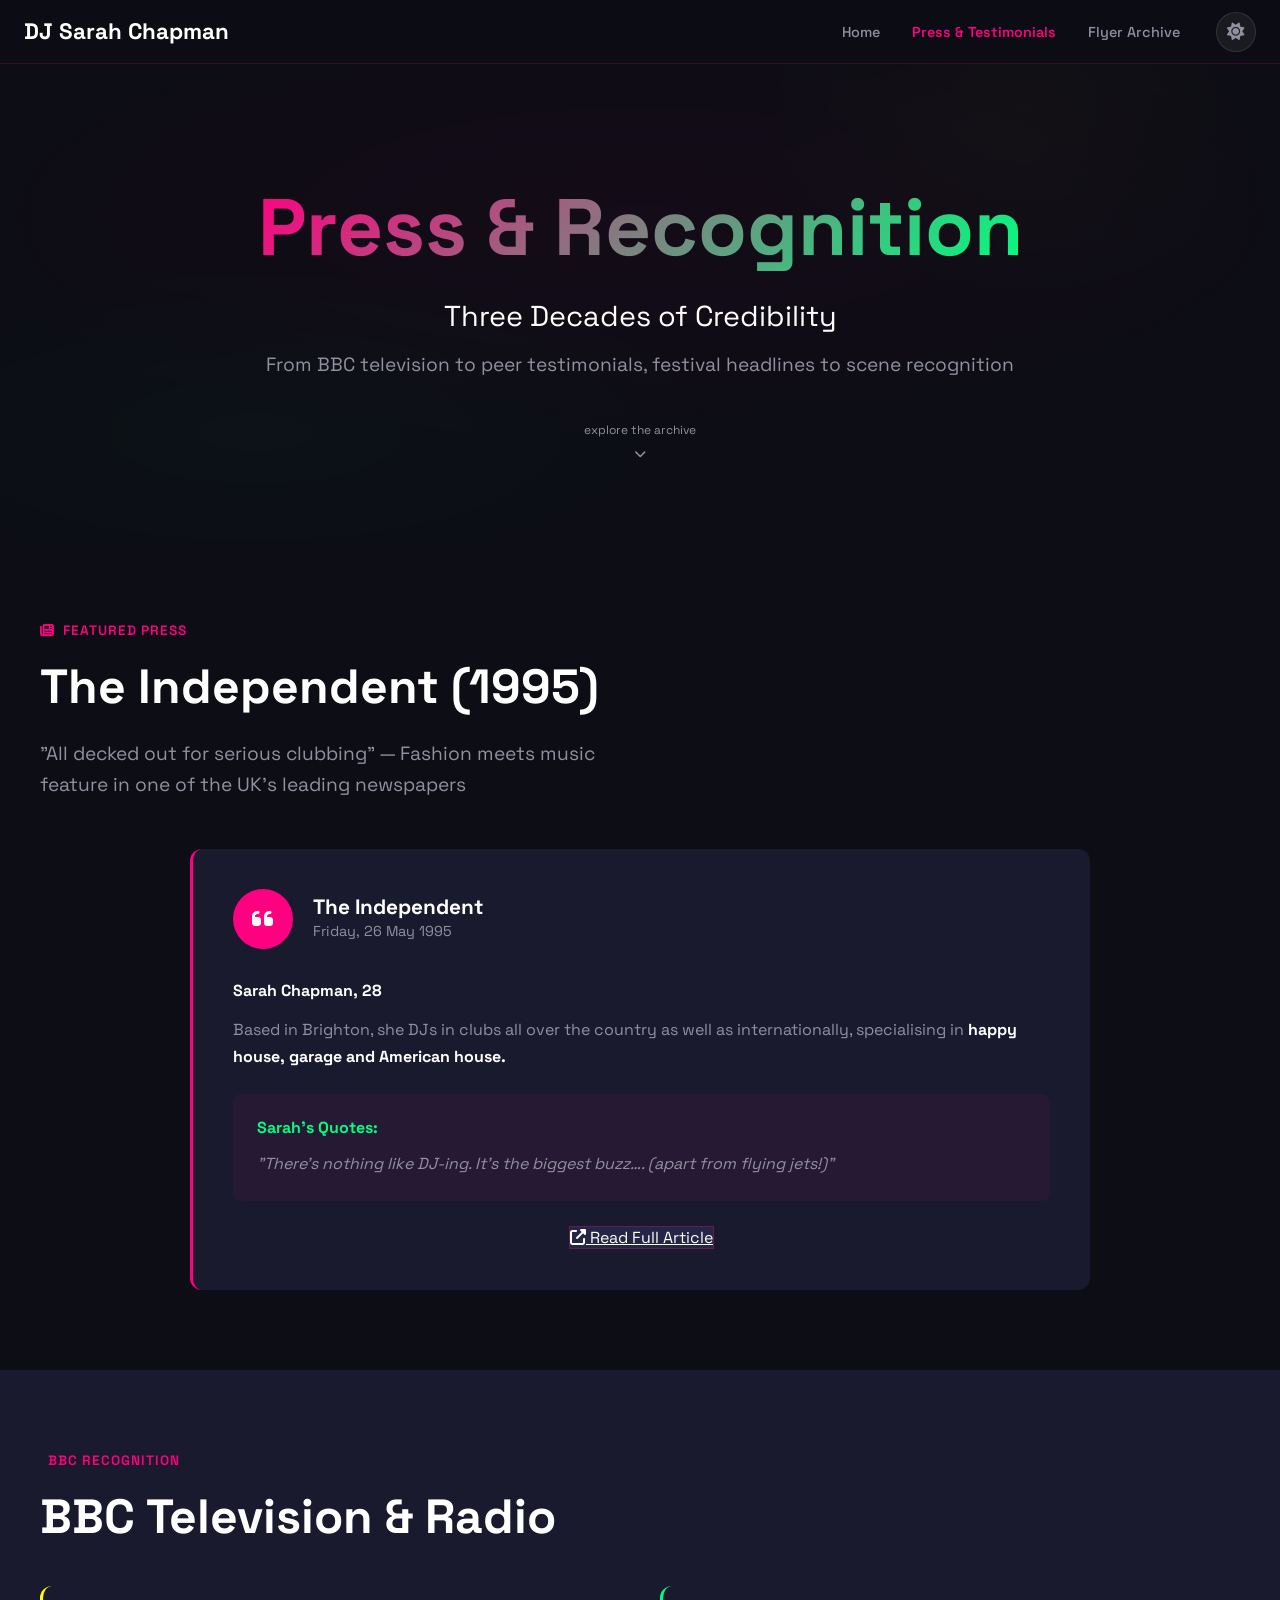
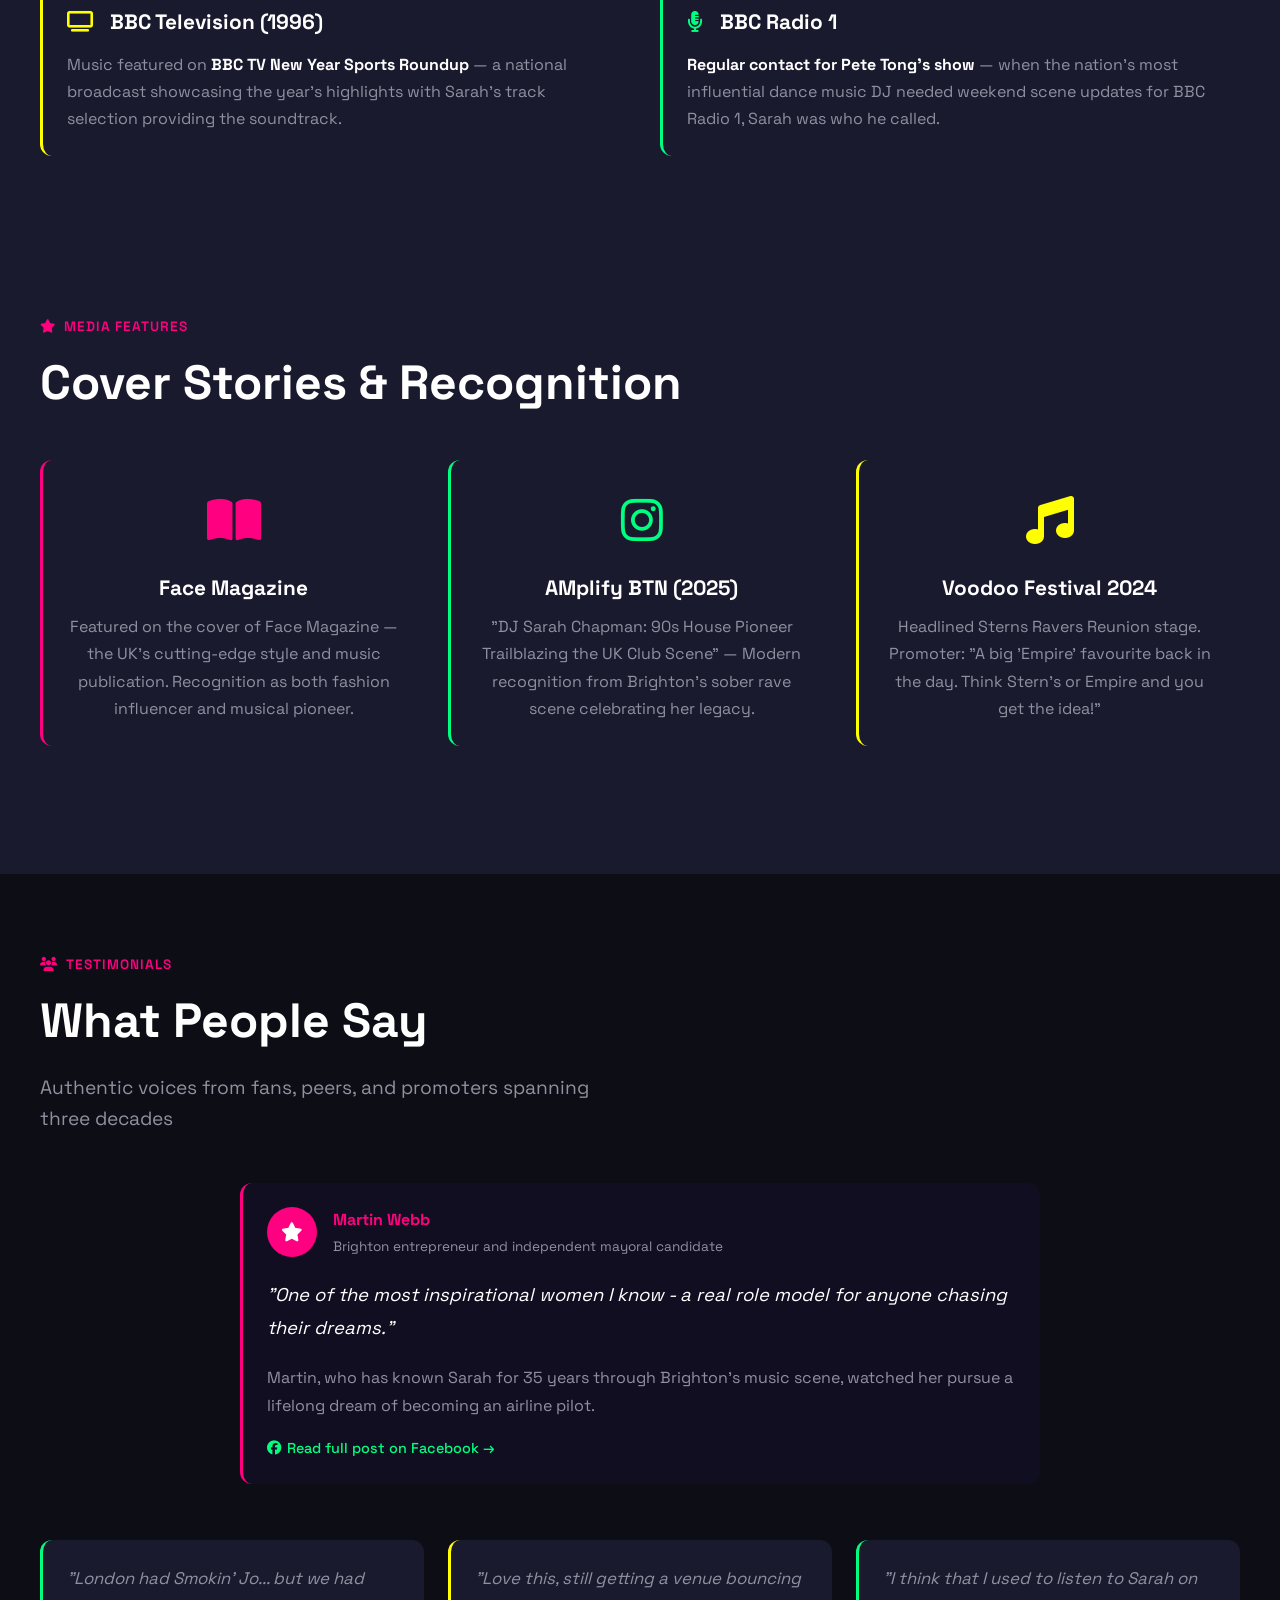
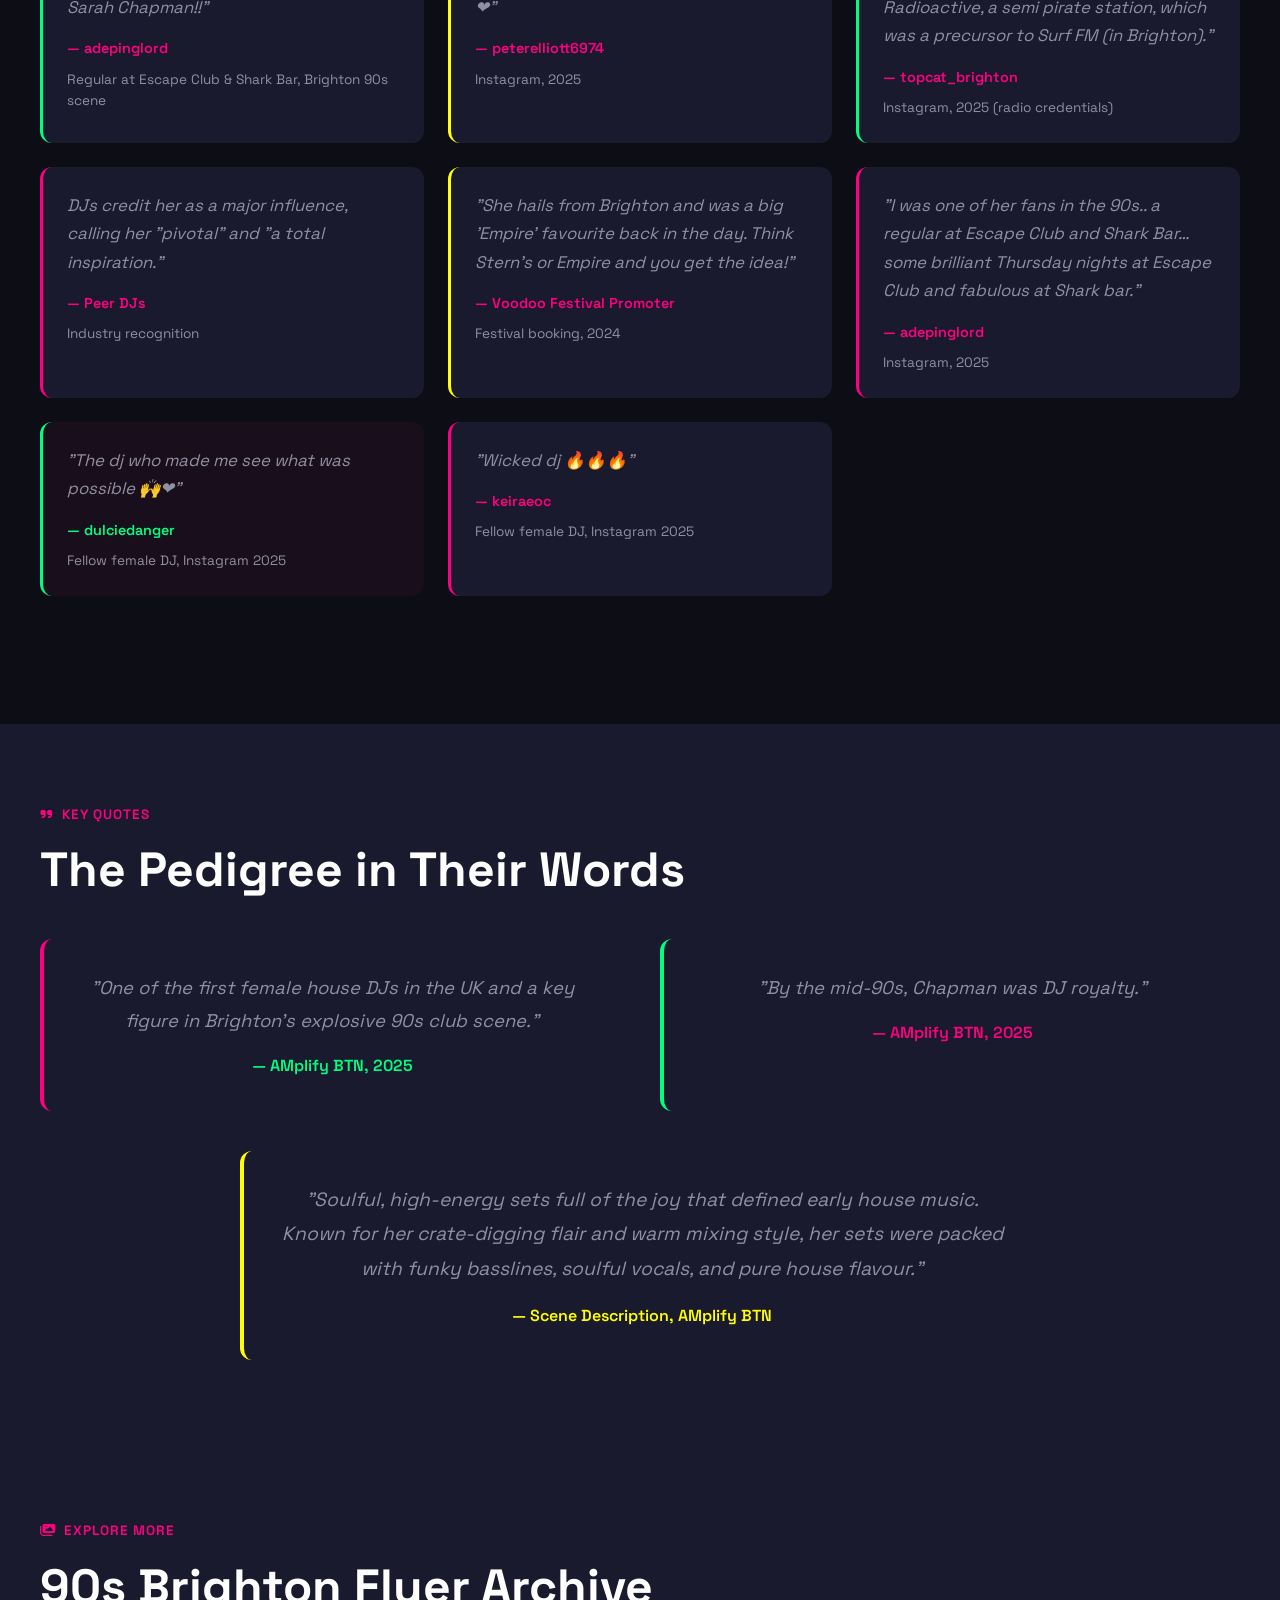
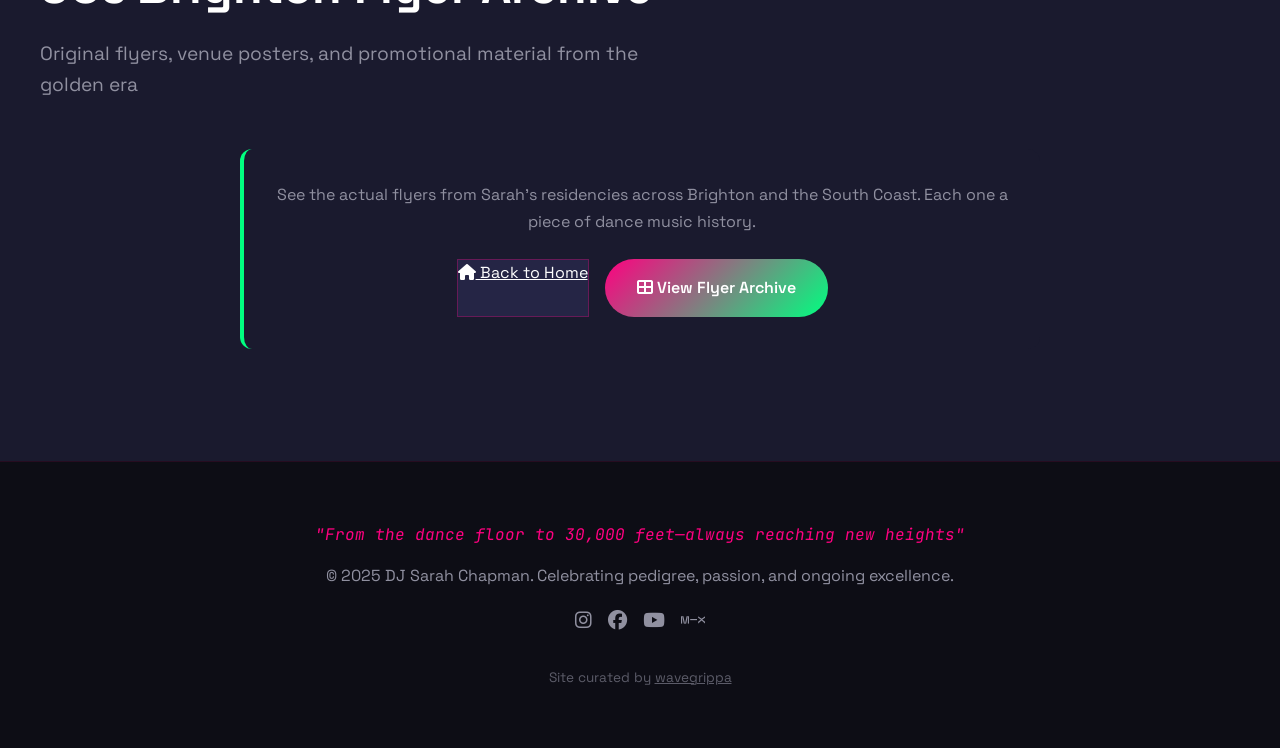
<file: press.html>
<!DOCTYPE html>
<html lang="en">
<head>
<meta charset="UTF-8">
<meta name="viewport" content="width=device-width, initial-scale=1.0">
<meta name="robots" content="index, follow">
<title>Press & Recognition — DJ Sarah Chapman | Media Archive</title>
<meta name="description" content="Three decades of credibility. From The Independent to BBC TV, Face Magazine to festival headliners—Sarah Chapman's media recognition and testimonials.">
<link rel="canonical" href="https://djsarahchapman.com/press.html">
<link rel="preconnect" href="https://fonts.googleapis.com">
<link href="https://fonts.googleapis.com/css2?family=Space+Grotesk:wght@400;500;600;700&family=JetBrains+Mono:wght@400;500&display=swap" rel="stylesheet">
<link rel="stylesheet" href="https://cdnjs.cloudflare.com/ajax/libs/font-awesome/6.5.1/css/all.min.css">
<link rel="stylesheet" href="styles.css">
</head>
<body data-theme="dark">

<!-- Navigation -->
<nav class="nav">
  <div class="nav-left">
    <a href="index.html" class="logo">DJ Sarah Chapman</a>
  </div>
  <div class="nav-right">
    <ul class="nav-links">
      <li><a href="index.html">Home</a></li>
      <li><a href="press.html">Press & Testimonials</a></li>
      <li><a href="flyers.html">Flyer Archive</a></li>
    </ul>
    <button class="theme-toggle" onclick="toggleTheme()" aria-label="Toggle theme">
      <i class="fas fa-sun" id="themeIcon"></i>
    </button>
    <button class="mobile-menu-toggle" onclick="toggleMobileMenu()" aria-label="Toggle menu">
      <i class="fas fa-bars"></i>
    </button>
  </div>
  <div class="mobile-menu" id="mobileMenu">
    <a href="index.html">Home</a>
    <a href="press.html">Press & Testimonials</a>
    <a href="flyers.html">Flyer Archive</a>
  </div>
</nav>

<!-- Hero -->
<section class="hero" style="min-height:60vh">
  <div class="hero-content">
    <h1 class="hero-title">Press & Recognition</h1>
    <h2 class="hero-subtitle">Three Decades of Credibility</h2>
    <p class="hero-tagline">From BBC television to peer testimonials, festival headlines to scene recognition</p>
  </div>
  <div class="hero-scroll" onclick="document.getElementById('independent').scrollIntoView({behavior:'smooth'})">
    explore the archive
    <i class="fas fa-chevron-down"></i>
  </div>
</section>

<!-- The Independent 1995 -->
<section class="section" id="independent">
  <div class="container">
    <div class="section-label"><i class="fas fa-newspaper"></i> Featured Press</div>
    <h2 class="section-title">The Independent (1995)</h2>
    <p class="section-subtitle">"All decked out for serious clubbing" — Fashion meets music feature in one of the UK's leading newspapers</p>
    
    <div class="card" style="max-width:900px;margin:0 auto;padding:40px">
      <div style="display:flex;align-items:center;margin-bottom:24px">
        <div style="background:var(--accent);width:60px;height:60px;border-radius:50%;display:flex;align-items:center;justify-content:center;margin-right:20px">
          <i class="fas fa-quote-left" style="font-size:1.5rem;color:white"></i>
        </div>
        <div>
          <h3 style="color:var(--text-bright);margin:0;font-size:1.3rem">The Independent</h3>
          <p style="color:var(--text-dim);margin:0;font-size:0.9rem">Friday, 26 May 1995</p>
        </div>
      </div>
      
      <h4 style="color:var(--text-bright);margin-top:32px;margin-bottom:16px">Sarah Chapman, 28</h4>
      <p style="color:var(--text-dim);line-height:1.7;margin-bottom:16px">
        Based in Brighton, she DJs in clubs all over the country as well as internationally, specialising in <strong style="color:var(--text-bright)">happy house, garage and American house.</strong>
      </p>
      
      <div style="background:rgba(255,0,128,0.05);border-radius:8px;padding:24px;margin-top:24px">
        <h4 style="color:var(--accent2);margin-bottom:12px">Sarah's Quotes:</h4>
        <blockquote style="color:var(--text-dim);font-style:italic;line-height:1.7">
          "There's nothing like DJ-ing. It's the biggest buzz…. (apart from flying jets!)"
        </blockquote>
      </div>
      
      <div style="margin-top:24px;text-align:center">
        <a href="https://www.independent.co.uk/life-style/all-decked-out-for-serious-clubbing-1621141.html" target="_blank" rel="noopener" class="btn-secondary">
          <i class="fas fa-external-link-alt"></i> Read Full Article
        </a>
      </div>
    </div>
  </div>
</section>

<!-- BBC Credentials -->
<section class="section" id="bbc" style="background:var(--bg2)">
  <div class="container">
    <div class="section-label"><i class="fab fa-bbc"></i> BBC Recognition</div>
    <h2 class="section-title">BBC Television & Radio</h2>
    
    <div class="two-col">
      <div class="card" style="border-left-color:var(--accent3)">
        <h3 style="color:var(--text-bright);margin-bottom:16px;font-size:1.3rem">
          <i class="fas fa-tv" style="color:var(--accent3);margin-right:12px"></i>
          BBC Television (1996)
        </h3>
        <p style="color:var(--text-dim);line-height:1.7">
          Music featured on <strong style="color:var(--text-bright)">BBC TV New Year Sports Roundup</strong> — a national broadcast showcasing the year's highlights with Sarah's track selection providing the soundtrack.
        </p>
      </div>
      
      <div class="card" style="border-left-color:var(--accent2)">
        <h3 style="color:var(--text-bright);margin-bottom:16px;font-size:1.3rem">
          <i class="fas fa-microphone-alt" style="color:var(--accent2);margin-right:12px"></i>
          BBC Radio 1
        </h3>
        <p style="color:var(--text-dim);line-height:1.7">
          <strong style="color:var(--text-bright)">Regular contact for Pete Tong's show</strong> — when the nation's most influential dance music DJ needed weekend scene updates for BBC Radio 1, Sarah was who he called.
        </p>
      </div>
    </div>
    

  </div>
</section>

<!-- Face Magazine & Recent Features -->
<section class="section" id="features" style="background:var(--bg2)">
  <div class="container">
    <div class="section-label"><i class="fas fa-star"></i> Media Features</div>
    <h2 class="section-title">Cover Stories & Recognition</h2>
    
    <div class="gallery">
      <div class="card" style="text-align:center;min-height:auto">
        <div style="font-size:3rem;color:var(--accent);margin-bottom:16px">
          <i class="fas fa-book-open"></i>
        </div>
        <h3 style="color:var(--text-bright);margin-bottom:12px;font-size:1.3rem">Face Magazine</h3>
        <p style="color:var(--text-dim);line-height:1.7">
          Featured on the cover of Face Magazine — the UK's cutting-edge style and music publication. Recognition as both fashion influencer and musical pioneer.
        </p>
      </div>
      
      <div class="card" style="text-align:center;min-height:auto;border-left-color:var(--accent2)">
        <div style="font-size:3rem;color:var(--accent2);margin-bottom:16px">
          <i class="fab fa-instagram"></i>
        </div>
        <h3 style="color:var(--text-bright);margin-bottom:12px;font-size:1.3rem">AMplify BTN (2025)</h3>
        <p style="color:var(--text-dim);line-height:1.7">
          "DJ Sarah Chapman: 90s House Pioneer Trailblazing the UK Club Scene" — Modern recognition from Brighton's sober rave scene celebrating her legacy.
        </p>
      </div>
      
      <div class="card" style="text-align:center;min-height:auto;border-left-color:var(--accent3)">
        <div style="font-size:3rem;color:var(--accent3);margin-bottom:16px">
          <i class="fas fa-music"></i>
        </div>
        <h3 style="color:var(--text-bright);margin-bottom:12px;font-size:1.3rem">Voodoo Festival 2024</h3>
        <p style="color:var(--text-dim);line-height:1.7">
          Headlined Sterns Ravers Reunion stage. Promoter: "A big 'Empire' favourite back in the day. Think Stern's or Empire and you get the idea!"
        </p>
      </div>
    </div>
  </div>
</section>

<!-- Testimonials -->
<section class="section" id="testimonials">
  <div class="container">
    <div class="section-label"><i class="fas fa-users"></i> Testimonials</div>
    <h2 class="section-title">What People Say</h2>
    <p class="section-subtitle">Authentic voices from fans, peers, and promoters spanning three decades</p>
    
    <div id="testimonialGrid" class="gallery">
      <!-- Martin Webb Testimonial (Featured) -->
      <div class="card" style="border-left-color:var(--accent);background:rgba(123,47,255,0.05);grid-column:1/-1;max-width:800px;margin:0 auto 32px auto">
        <div style="display:flex;align-items:center;margin-bottom:20px">
          <div style="background:var(--accent);width:50px;height:50px;border-radius:50%;display:flex;align-items:center;justify-content:center;margin-right:16px;flex-shrink:0">
            <i class="fas fa-star" style="font-size:1.2rem;color:white"></i>
          </div>
          <div>
            <p style="color:var(--accent);font-weight:700;font-size:1rem;margin-bottom:4px">Martin Webb</p>
            <p style="color:var(--text-dim);font-size:0.85rem">Brighton entrepreneur and independent mayoral candidate</p>
          </div>
        </div>
        <blockquote style="color:var(--text-bright);font-style:italic;line-height:1.8;margin-bottom:20px;font-size:1.15rem">
          "One of the most inspirational women I know - a real role model for anyone chasing their dreams."
        </blockquote>
        <p style="color:var(--text-dim);line-height:1.7;margin-bottom:16px">
          Martin, who has known Sarah for 35 years through Brighton's music scene, watched her pursue a lifelong dream of becoming an airline pilot.
        </p>
        <a href="https://www.facebook.com/share/p/1C3xivxbco/?mibextid=wwXIfr" target="_blank" rel="noopener" style="color:var(--accent2);text-decoration:none;font-size:0.9rem;font-weight:500">
          <i class="fab fa-facebook" style="margin-right:6px"></i>Read full post on Facebook →
        </a>
      </div>
      
      <!-- Testimonial 1 -->
      <div class="card" style="border-left-color:var(--accent2)">
        <blockquote style="color:var(--text-dim);font-style:italic;line-height:1.7;margin-bottom:16px;font-size:1.05rem">
          "London had Smokin' Jo... but we had Sarah Chapman!!"
        </blockquote>
        <p style="color:var(--accent);font-weight:600;font-size:0.9rem">— adepinglord</p>
        <p style="color:var(--text-dim);font-size:0.85rem;margin-top:8px">Regular at Escape Club & Shark Bar, Brighton 90s scene</p>
      </div>
      
      <!-- Testimonial 3 -->
      <div class="card" style="border-left-color:var(--accent3)">
        <blockquote style="color:var(--text-dim);font-style:italic;line-height:1.7;margin-bottom:16px;font-size:1.05rem">
          "Love this, still getting a venue bouncing ❤️"
        </blockquote>
        <p style="color:var(--accent);font-weight:600;font-size:0.9rem">— peterelliott6974</p>
        <p style="color:var(--text-dim);font-size:0.85rem;margin-top:8px">Instagram, 2025</p>
      </div>
      
      <!-- Testimonial 4 -->
      <div class="card" style="border-left-color:var(--accent2)">
        <blockquote style="color:var(--text-dim);font-style:italic;line-height:1.7;margin-bottom:16px;font-size:1.05rem">
          "I think that I used to listen to Sarah on Radioactive, a semi pirate station, which was a precursor to Surf FM (in Brighton)."
        </blockquote>
        <p style="color:var(--accent);font-weight:600;font-size:0.9rem">— topcat_brighton</p>
        <p style="color:var(--text-dim);font-size:0.85rem;margin-top:8px">Instagram, 2025 (radio credentials)</p>
      </div>
      
      <!-- Peer Recognition -->
      <div class="card" style="border-left-color:var(--accent)">
        <blockquote style="color:var(--text-dim);font-style:italic;line-height:1.7;margin-bottom:16px;font-size:1.05rem">
          DJs credit her as a major influence, calling her "pivotal" and "a total inspiration."
        </blockquote>
        <p style="color:var(--accent);font-weight:600;font-size:0.9rem">— Peer DJs</p>
        <p style="color:var(--text-dim);font-size:0.85rem;margin-top:8px">Industry recognition</p>
      </div>
      
      <!-- Promoter Quote -->
      <div class="card" style="border-left-color:var(--accent3)">
        <blockquote style="color:var(--text-dim);font-style:italic;line-height:1.7;margin-bottom:16px;font-size:1.05rem">
          "She hails from Brighton and was a big 'Empire' favourite back in the day. Think Stern's or Empire and you get the idea!"
        </blockquote>
        <p style="color:var(--accent);font-weight:600;font-size:0.9rem">— Voodoo Festival Promoter</p>
        <p style="color:var(--text-dim);font-size:0.85rem;margin-top:8px">Festival booking, 2024</p>
      </div>
      
      <!-- Testimonial 2 (moved to end) -->
      <div class="card" style="border-left-color:var(--accent)">
        <blockquote style="color:var(--text-dim);font-style:italic;line-height:1.7;margin-bottom:16px;font-size:1.05rem">
          "I was one of her fans in the 90s.. a regular at Escape Club and Shark Bar… some brilliant Thursday nights at Escape Club and fabulous at Shark bar."
        </blockquote>
        <p style="color:var(--accent);font-weight:600;font-size:0.9rem">— adepinglord</p>
        <p style="color:var(--text-dim);font-size:0.85rem;margin-top:8px">Instagram, 2025</p>
      </div>
      
      <!-- Fellow DJ - Inspiration -->
      <div class="card" style="border-left-color:var(--accent2);background:rgba(255,45,149,0.05)">
        <blockquote style="color:var(--text-dim);font-style:italic;line-height:1.7;margin-bottom:16px;font-size:1.05rem">
          "The dj who made me see what was possible 🙌❤️"
        </blockquote>
        <p style="color:var(--accent2);font-weight:600;font-size:0.9rem">— dulciedanger</p>
        <p style="color:var(--text-dim);font-size:0.85rem;margin-top:8px">Fellow female DJ, Instagram 2025</p>
      </div>
      
      <!-- Fellow DJ - Keira -->
      <div class="card" style="border-left-color:var(--accent)">
        <blockquote style="color:var(--text-dim);font-style:italic;line-height:1.7;margin-bottom:16px;font-size:1.05rem">
          "Wicked dj 🔥🔥🔥"
        </blockquote>
        <p style="color:var(--accent);font-weight:600;font-size:0.9rem">— keiraeoc</p>
        <p style="color:var(--text-dim);font-size:0.85rem;margin-top:8px">Fellow female DJ, Instagram 2025</p>
      </div>
    </div>
  </div>
</section>

<!-- Key Quotes -->
<section class="section" id="quotes" style="background:var(--bg2)">
  <div class="container">
    <div class="section-label"><i class="fas fa-quote-right"></i> Key Quotes</div>
    <h2 class="section-title">The Pedigree in Their Words</h2>
    
    <div class="two-col">
      <div class="callout-box" style="border-left-color:var(--accent)">
        <p style="color:var(--text-dim);font-size:1.15rem;line-height:1.8;font-style:italic">
          "One of the first female house DJs in the UK and a key figure in Brighton's explosive 90s club scene."
        </p>
        <p style="color:var(--accent2);font-weight:600;margin-top:16px">— AMplify BTN, 2025</p>
      </div>
      
      <div class="callout-box" style="border-left-color:var(--accent2)">
        <p style="color:var(--text-dim);font-size:1.15rem;line-height:1.8;font-style:italic">
          "By the mid-90s, Chapman was DJ royalty."
        </p>
        <p style="color:var(--accent);font-weight:600;margin-top:16px">— AMplify BTN, 2025</p>
      </div>
    </div>
    
    <div class="callout-box" style="margin-top:40px;max-width:800px;margin-left:auto;margin-right:auto;border-left-color:var(--accent3)">
      <p style="color:var(--text-dim);font-size:1.2rem;line-height:1.8;font-style:italic">
        "Soulful, high-energy sets full of the joy that defined early house music. Known for her crate-digging flair and warm mixing style, her sets were packed with funky basslines, soulful vocals, and pure house flavour."
      </p>
      <p style="color:var(--accent3);font-weight:600;margin-top:16px">— Scene Description, AMplify BTN</p>
    </div>
  </div>
</section>

<!-- Flyer Archive Preview -->
<section class="section" id="flyers-preview" style="background:var(--bg2)">
  <div class="container">
    <div class="section-label"><i class="fas fa-images"></i> Explore More</div>
    <h2 class="section-title">90s Brighton Flyer Archive</h2>
    <p class="section-subtitle">Original flyers, venue posters, and promotional material from the golden era</p>
    
    <div class="callout-box" style="max-width:800px;margin:0 auto 32px auto;text-align:center">
      <p style="color:var(--text-dim);line-height:1.7;margin-bottom:24px">
        See the actual flyers from Sarah's residencies across Brighton and the South Coast. Each one a piece of dance music history.
      </p>
      <div style="display:flex;gap:16px;justify-content:center;flex-wrap:wrap">
        <a href="index.html" class="btn-secondary" style="display:inline-block">
          <i class="fas fa-home"></i> Back to Home
        </a>
        <a href="flyers.html" class="btn" style="display:inline-block">
          <i class="fas fa-th-large"></i> View Flyer Archive
        </a>
      </div>
    </div>
  </div>
</section>

<!-- Footer -->
<footer>
  <p class="sarah-quote">"From the dance floor to 30,000 feet—always reaching new heights"</p>
  <p>© 2025 DJ Sarah Chapman. Celebrating pedigree, passion, and ongoing excellence.</p>
  
  <div class="mini-socials">
    <a href="https://www.instagram.com/sarah_chapman_shoreham?igsh=ZHgyZGw2aTVuejMz" target="_blank" rel="noopener" title="Instagram">
      <i class="fab fa-instagram"></i>
    </a>
    <a href="https://www.facebook.com/share/1CKUPK76hs/?mibextid=wwXIfr" target="_blank" rel="noopener" title="Facebook">
      <i class="fab fa-facebook"></i>
    </a>
    <a href="https://www.youtube.com/channel/UCeT4wjDPm9jiM8vlg1RV-5A" target="_blank" rel="noopener" title="YouTube">
      <i class="fab fa-youtube"></i>
    </a>
    <a href="https://www.mixcloud.com/DJSarahChapman/" target="_blank" rel="noopener" title="Mixcloud">
      <i class="fab fa-mixcloud"></i>
    </a>
  </div>
  
  <p style="margin-top:2rem;font-size:0.85rem;opacity:0.6">Site curated by <a href="https://wavegrippa.com/" rel="noopener" style="color:inherit;text-decoration:underline">wavegrippa</a></p>

</footer>

<script src="script.js"></script>

</body>
</html>
</file>
<file: styles.css>
/* Sarah Chapman Site - Shared Styles */
/* Multi-page 90s neon house music theme */

/* ========================================
   BASE STYLES & RESET
   ======================================== */

*,*::before,*::after{box-sizing:border-box;margin:0;padding:0}

:root{
  /* Dark theme (default) */
  --bg:#0d0d15;
  --bg2:#1a1a2e;
  --bg3:#252545;
  --text:#e0e0e0;
  --text-dim:#9090a0;
  --text-bright:#ffffff;
  --accent:#ff0080;
  --accent2:#00ff80;
  --accent3:#ffff00;
  --accent4:#8000ff;
  --accent5:#ff4000;
  --grad:linear-gradient(135deg,var(--accent),var(--accent2));
  --grad2:linear-gradient(135deg,var(--accent3),var(--accent4));
  --radius:12px;
  --radius-sm:8px;
  --font:'Space Grotesk',system-ui,sans-serif;
  --mono:'JetBrains Mono',monospace;
  --nav-h:64px;
  --nav-bg:rgba(13,13,21,.9);
  --nav-border:rgba(255,0,128,.2);
}

[data-theme="light"]{
  --bg:#f8f8fa;
  --bg2:#efefef;
  --bg3:#e0e0e5;
  --text:#2a2a3a;
  --text-dim:#6a6a7a;
  --text-bright:#0a0a0f;
  --accent:#e60073;
  --accent2:#00cc66;
  --accent3:#e6e600;
  --nav-bg:rgba(255,255,255,.95);
  --nav-border:rgba(230,0,115,.3);
}

html{scroll-behavior:smooth;scroll-padding-top:var(--nav-h)}
body{
  background:var(--bg);
  color:var(--text);
  font-family:var(--font);
  line-height:1.6;
  overflow-x:hidden;
}

/* ========================================
   TYPOGRAPHY
   ======================================== */

h1,h2,h3,h4{
  color:var(--text-bright);
  font-weight:700;
  line-height:1.2;
}

a{color:var(--accent);transition:all .2s}
a:hover{color:var(--accent2)}

/* ========================================
   NAVIGATION
   ======================================== */

.nav{
  position:fixed;
  top:0;
  left:0;
  right:0;
  z-index:1000;
  padding:0 24px;
  height:var(--nav-h);
  background:var(--nav-bg);
  backdrop-filter:blur(20px);
  border-bottom:1px solid var(--nav-border);
  display:flex;
  align-items:center;
  justify-content:space-between;
  transition:all .3s;
}

.nav-left{display:flex;align-items:center}
.nav-right{display:flex;align-items:center;gap:24px}

.logo{
  font-size:1.4rem;
  font-weight:700;
  color:var(--text-bright);
  text-decoration:none;
}

.nav-links{
  display:flex;
  gap:32px;
  list-style:none;
  margin:0;
  padding:0;
}

.nav-links a{
  color:var(--text-dim);
  text-decoration:none;
  font-weight:500;
  transition:all .2s;
  font-size:.9rem;
  white-space:nowrap;
}

.nav-links a:hover{color:var(--accent)}
.nav-links a.active{color:var(--accent);font-weight:600}

/* Light mode navigation fix */
[data-theme="light"] .logo {
  color: #0a0a0f !important;
}
[data-theme="light"] .nav-links a {
  color: #6a6a7a !important;
}
[data-theme="light"] .nav-links a.active {
  color: var(--accent) !important;
}
[data-theme="light"] .nav {
  background: rgba(255,255,255,.95) !important;
  border-bottom: 1px solid rgba(230,0,115,.3) !important;
}

/* Theme toggle */
.theme-toggle{
  width:40px;
  height:40px;
  border-radius:50%;
  border:1px solid rgba(255,255,255,.1);
  background:rgba(255,255,255,.06);
  display:flex;
  align-items:center;
  justify-content:center;
  cursor:pointer;
  transition:all .3s;
  color:var(--text-dim);
  font-size:1.1rem;
  margin-left:12px;
}
.theme-toggle:hover{border-color:var(--accent);color:var(--accent)}

/* Mobile menu toggle */
.mobile-menu-toggle{
  display:none;
  width:40px;
  height:40px;
  border-radius:50%;
  border:1px solid rgba(255,255,255,.1);
  background:rgba(255,255,255,.06);
  align-items:center;
  justify-content:center;
  cursor:pointer;
  transition:all .3s;
  color:var(--text-dim);
  font-size:1.1rem;
  margin-left:12px;
}
.mobile-menu-toggle:hover{border-color:var(--accent);color:var(--accent)}

.mobile-menu{
  display:none;
  position:absolute;
  top:100%;
  left:0;
  right:0;
  background:var(--bg2);
  border-top:1px solid rgba(255,0,128,.2);
  backdrop-filter:blur(20px);
  padding:16px 0;
}

.mobile-menu a{
  display:block;
  padding:12px 24px;
  color:var(--text-dim);
  text-decoration:none;
  font-weight:500;
  transition:all .2s;
  border-bottom:1px solid rgba(255,255,255,.05);
}
.mobile-menu a:hover{color:var(--accent);background:rgba(255,0,128,.05)}
.mobile-menu a:last-child{border-bottom:none}
.mobile-menu.show{display:block}

/* ========================================
   HERO SECTIONS
   ======================================== */

.hero{
  min-height:100vh;
  display:flex;
  align-items:center;
  justify-content:center;
  position:relative;
  padding:120px 24px 60px;
}

.hero::before{
  content:'';
  position:absolute;
  inset:0;
  z-index:-1;
  opacity:.3;
  background:
    radial-gradient(ellipse 80% 60% at 50% 40%,rgba(255,0,128,.1),transparent 70%),
    radial-gradient(ellipse 60% 50% at 20% 80%,rgba(0,255,128,.08),transparent 60%),
    radial-gradient(ellipse 40% 70% at 80% 20%,rgba(255,255,0,.06),transparent 50%);
}

.hero-content{
  text-align:center;
  max-width:800px;
  z-index:1;
}

.hero-title{
  font-size:clamp(2.5rem,8vw,5rem);
  font-weight:700;
  margin-bottom:24px;
  background:var(--grad);
  -webkit-background-clip:text;
  -webkit-text-fill-color:transparent;
  background-clip:text;
}

.hero-subtitle{
  font-size:clamp(1.2rem,4vw,1.8rem);
  color:var(--text-bright);
  margin-bottom:16px;
  font-weight:400;
}

.hero-tagline{
  font-size:clamp(1rem,3vw,1.2rem);
  color:var(--text-dim);
  margin-bottom:40px;
}

.hero-scroll{
  position:absolute;
  bottom:80px;
  left:50%;
  transform:translateX(-50%);
  color:var(--text-dim);
  font-size:.75rem;
  display:flex;
  flex-direction:column;
  align-items:center;
  gap:8px;
  animation:bob 2s ease-in-out infinite;
  cursor:pointer;
  transition:color .2s;
}
.hero-scroll:hover{color:var(--text-bright)}

@keyframes bob{
  0%,100%{transform:translateX(-50%) translateY(0)}
  50%{transform:translateX(-50%) translateY(8px)}
}

/* ========================================
   SECTIONS
   ======================================== */

.section{padding:80px 24px}
.container{max-width:1200px;margin:0 auto}

.section-label{
  display:flex;
  align-items:center;
  gap:8px;
  color:var(--accent);
  font-weight:600;
  font-size:.85rem;
  letter-spacing:1px;
  text-transform:uppercase;
  margin-bottom:16px;
}

.section-title{
  font-size:clamp(2rem,6vw,3rem);
  font-weight:700;
  margin-bottom:24px;
  color:var(--text-bright);
}

.section-subtitle{
  font-size:1.2rem;
  color:var(--text-dim);
  margin-bottom:48px;
  max-width:600px;
}

/* ========================================
   CARDS & BOXES
   ======================================== */

.card{
  background:var(--bg2);
  border-radius:var(--radius);
  padding:24px;
  border-left:3px solid var(--accent);
  transition:all .3s;
}

.card:hover{
  transform:translateY(-2px);
  box-shadow:0 8px 30px rgba(255,0,128,.2);
}

.callout-box{
  background:var(--bg2);
  border-radius:var(--radius);
  padding:32px;
  border-left:4px solid var(--accent2);
  text-align:center;
}

/* ========================================
   GRIDS & LAYOUTS
   ======================================== */

.two-col{
  display:grid;
  grid-template-columns:1fr 1fr;
  gap:40px;
  margin-top:40px;
}

.gallery{
  display:grid;
  grid-template-columns:repeat(auto-fit,minmax(300px,1fr));
  gap:24px;
  margin:48px 0;
}

.gallery-item{
  background:var(--bg2);
  border-radius:var(--radius);
  overflow:hidden;
  transition:all .3s;
  cursor:pointer;
}

.gallery-item:hover{
  transform:translateY(-4px);
  box-shadow:0 12px 40px rgba(255,0,128,.2);
}

.gallery-img{
  width:100%;
  height:250px;
  object-fit:cover;
}

.gallery-content{
  padding:20px;
}

.gallery-title{
  font-weight:600;
  color:var(--text-bright);
  margin-bottom:8px;
}

.gallery-desc{
  color:var(--text-dim);
  font-size:.9rem;
}

/* ========================================
   BUTTONS & CTAs
   ======================================== */

.btn{
  display:inline-flex;
  align-items:center;
  gap:12px;
  padding:16px 32px;
  background:var(--grad);
  border:none;
  border-radius:50px;
  color:#fff;
  font-weight:600;
  text-decoration:none;
  transition:all .3s;
  font-size:1rem;
  cursor:pointer;
  font-family:var(--font);
}

.btn:hover{
  transform:translateY(-2px);
  box-shadow:0 8px 30px rgba(255,0,128,.3);
}

.btn-secondary{
  background:var(--bg3);
  color:var(--text-bright);
  border:1px solid rgba(255,0,128,.3);
}

.btn-secondary:hover{
  background:var(--accent);
  border-color:var(--accent);
}

/* ========================================
   FORMS
   ======================================== */

.form-group{
  margin-bottom:24px;
}

.form-label{
  display:block;
  color:var(--text-bright);
  font-weight:600;
  margin-bottom:8px;
}

.form-input,
.form-textarea,
.form-select{
  width:100%;
  padding:12px;
  border-radius:8px;
  border:1px solid rgba(255,255,255,0.2);
  background:var(--bg3);
  color:var(--text);
  font-family:var(--font);
  font-size:1rem;
  transition:all .2s;
}

.form-input:focus,
.form-textarea:focus,
.form-select:focus{
  outline:none;
  border-color:var(--accent);
  box-shadow:0 0 0 3px rgba(255,0,128,.1);
}

.form-textarea{
  resize:vertical;
  min-height:120px;
}

/* ========================================
   FOOTER
   ======================================== */

footer{
  padding:60px 24px;
  text-align:center;
  border-top:1px solid rgba(255,0,128,.1);
  color:var(--text-dim);
}

footer .sarah-quote{
  font-family:var(--mono);
  margin-bottom:16px;
  color:var(--accent);
  font-style:italic;
}

.mini-socials{
  margin:20px 0;
  display:flex;
  justify-content:center;
  gap:16px;
  flex-wrap:wrap;
}

.mini-socials a{
  transition:all .2s;
  text-decoration:none;
}

.mini-socials a i{
  font-size:1.2rem;
  color:var(--text-dim);
  transition:all .2s;
}

.mini-socials a:hover i{
  color:var(--text-bright);
  transform:translateY(-2px);
}

/* ========================================
   NEON EFFECTS (90s style)
   ======================================== */

.neon-text{
  text-shadow:0 0 5px var(--accent),0 0 10px var(--accent),0 0 20px var(--accent);
  animation:neon-flicker 2s infinite alternate;
}

@keyframes neon-flicker{
  0%,100%{text-shadow:0 0 5px var(--accent),0 0 10px var(--accent),0 0 20px var(--accent);}
  50%{text-shadow:0 0 2px var(--accent),0 0 5px var(--accent),0 0 10px var(--accent);}
}

/* ========================================
   RESPONSIVE DESIGN
   ======================================== */

/* Tablet Landscape (900px - 1023px) */
@media (max-width: 1023px) {
  .nav-links{gap:20px}
  .nav-links a{font-size:0.85rem}
  .two-col{grid-template-columns:1fr;gap:32px}
}

/* Tablet Portrait & Mobile Large (768px - 899px) */
@media (max-width: 899px) {
  .nav-links{gap:16px}
  .section{padding:60px 20px}
  .two-col{gap:24px}
}

/* Mobile (< 768px) */
@media (max-width: 767px) {
  .nav-links{display:none}
  .mobile-menu-toggle{display:flex}
  .nav-right{gap:16px}
  .nav{padding:0 20px}
  .hero-scroll{bottom:60px;font-size:0.7rem}
  .section{padding:50px 16px}
  .gallery{grid-template-columns:1fr}
  .two-col{grid-template-columns:1fr;gap:20px}
}

/* Mobile Small (< 480px) */
@media (max-width: 479px) {
  .nav{padding:0 12px}
  .logo{font-size:1.1rem}
  .section{padding:40px 12px}
  .hero{padding:90px 12px 30px}
  .hero-title{font-size:clamp(2rem,8vw,3rem)}
  .hero-subtitle{font-size:clamp(1rem,4vw,1.4rem)}
}

/* ========================================
   UTILITY CLASSES
   ======================================== */

.text-center{text-align:center}
.mt-1{margin-top:16px}
.mt-2{margin-top:32px}
.mt-3{margin-top:48px}
.mb-1{margin-bottom:16px}
.mb-2{margin-bottom:32px}
.mb-3{margin-bottom:48px}
.hidden{display:none !important}
</file>
